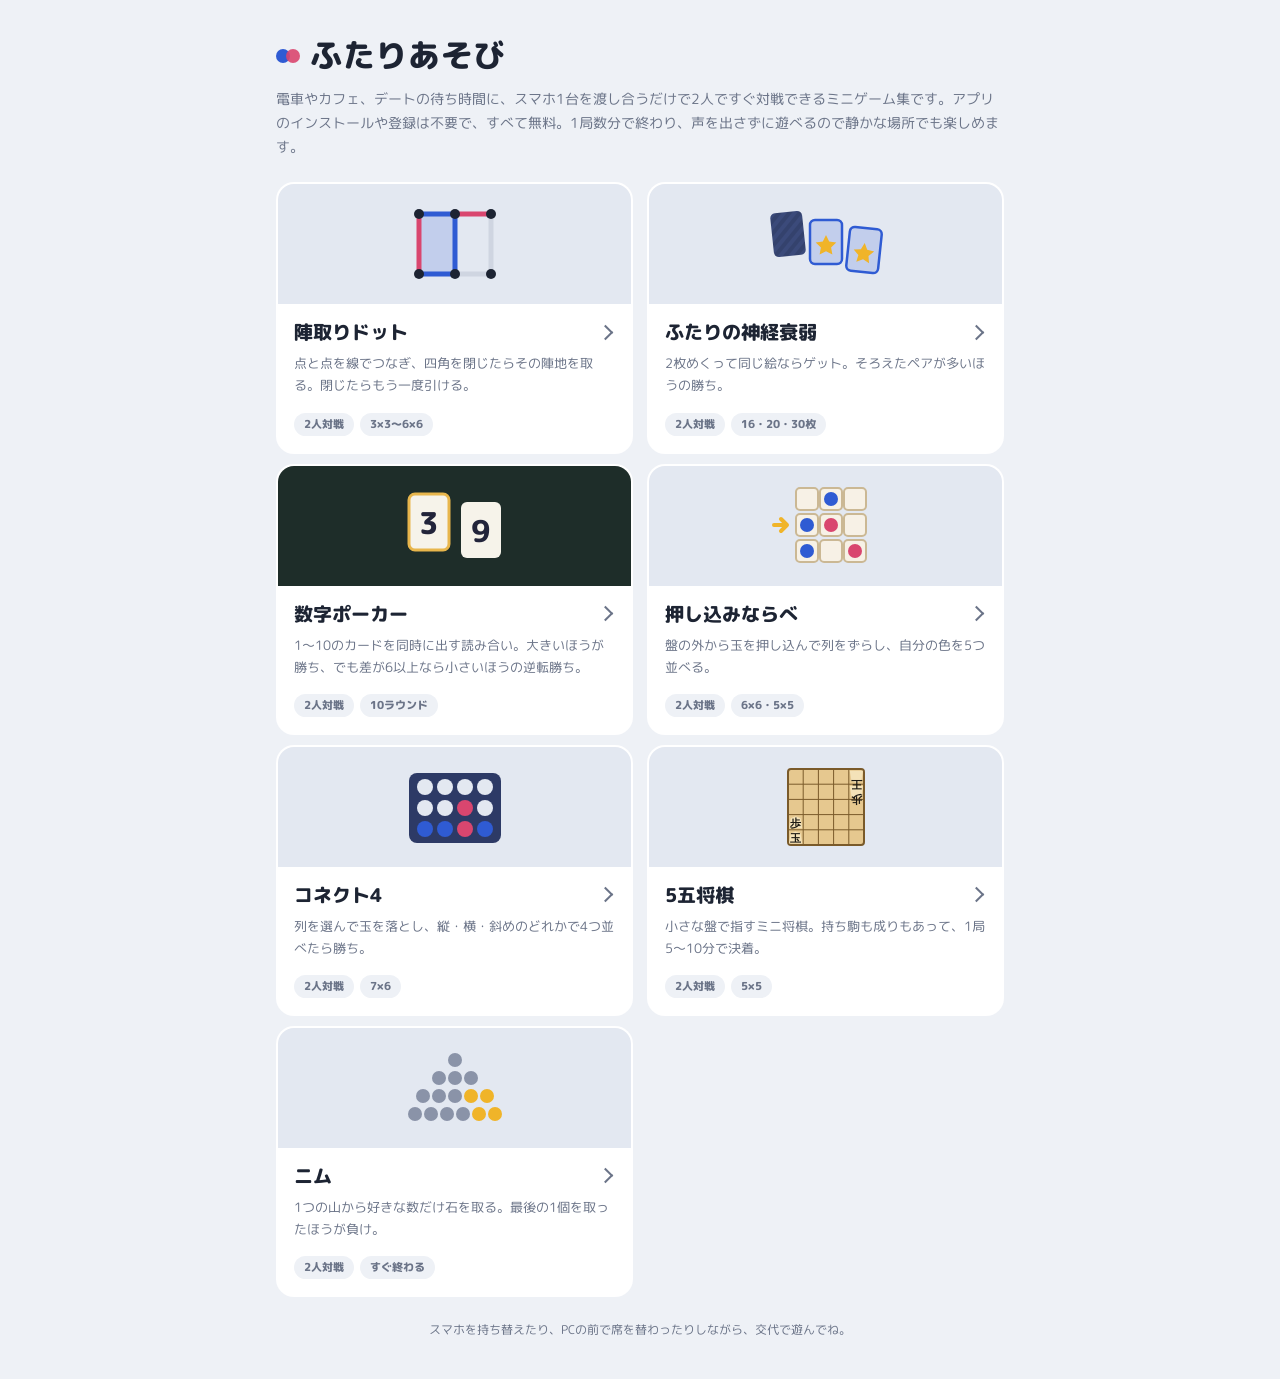
<file: index.html>
<!doctype html>
<html lang="ja">
<head>
<meta charset="utf-8">
<meta name="viewport" content="width=device-width, initial-scale=1, viewport-fit=cover">
<title>ふたりあそび｜スマホ1台で2人対戦できる無料ミニゲーム集（インストール不要）</title>
<meta name="description" content="スマホ1台を渡し合うだけで、2人ですぐに遊べる無料の対戦ミニゲーム集。陣取りドット（ドット＆ボックス）、神経衰弱、コネクト4、5五将棋、ニムなど7種類。インストール・登録不要、電車やデートの待ち時間の暇つぶしに。">
<link rel="canonical" href="https://futari-asobi.pages.dev/">
<meta property="og:type" content="website">
<meta property="og:site_name" content="ふたりあそび">
<meta property="og:locale" content="ja_JP">
<meta property="og:title" content="ふたりあそび｜スマホ1台で2人対戦できる無料ミニゲーム集（インストール不要）">
<meta property="og:description" content="スマホ1台を渡し合うだけで、2人ですぐに遊べる無料の対戦ミニゲーム集。陣取りドット（ドット＆ボックス）、神経衰弱、コネクト4、5五将棋、ニムなど7種類。インストール・登録不要、電車やデートの待ち時間の暇つぶしに。">
<meta property="og:url" content="https://futari-asobi.pages.dev/">
<meta property="og:image" content="https://futari-asobi.pages.dev/assets/og/top.png">
<meta property="og:image:width" content="1200">
<meta property="og:image:height" content="630">
<meta property="og:image:alt" content="ふたりあそび - スマホ1台で2人対戦できるミニゲーム集">
<meta name="twitter:card" content="summary_large_image">
<meta name="twitter:title" content="ふたりあそび｜スマホ1台で2人対戦できる無料ミニゲーム集（インストール不要）">
<meta name="twitter:description" content="スマホ1台を渡し合うだけで、2人ですぐに遊べる無料の対戦ミニゲーム集。陣取りドット（ドット＆ボックス）、神経衰弱、コネクト4、5五将棋、ニムなど7種類。インストール・登録不要、電車やデートの待ち時間の暇つぶしに。">
<meta name="twitter:image" content="https://futari-asobi.pages.dev/assets/og/top.png">
<script type="application/ld+json">
{
 "@context": "https://schema.org",
 "@graph": [
  {
   "@type": "WebSite",
   "@id": "https://futari-asobi.pages.dev/#website",
   "name": "ふたりあそび",
   "url": "https://futari-asobi.pages.dev/",
   "description": "スマホ1台を渡し合うだけで、2人ですぐに遊べる無料の対戦ミニゲーム集。陣取りドット（ドット＆ボックス）、神経衰弱、コネクト4、5五将棋、ニムなど7種類。インストール・登録不要、電車やデートの待ち時間の暇つぶしに。",
   "inLanguage": "ja"
  },
  {
   "@type": "ItemList",
   "name": "ふたりあそびのゲーム一覧",
   "itemListElement": [
    {
     "@type": "ListItem",
     "position": 1,
     "name": "陣取りドット（ドット＆ボックス）",
     "url": "https://futari-asobi.pages.dev/games/dots"
    },
    {
     "@type": "ListItem",
     "position": 2,
     "name": "ふたりの神経衰弱",
     "url": "https://futari-asobi.pages.dev/games/memory"
    },
    {
     "@type": "ListItem",
     "position": 3,
     "name": "数字ポーカー",
     "url": "https://futari-asobi.pages.dev/games/number-poker"
    },
    {
     "@type": "ListItem",
     "position": 4,
     "name": "押し込みならべ",
     "url": "https://futari-asobi.pages.dev/games/push"
    },
    {
     "@type": "ListItem",
     "position": 5,
     "name": "コネクト4（四目並べ）",
     "url": "https://futari-asobi.pages.dev/games/connect4"
    },
    {
     "@type": "ListItem",
     "position": 6,
     "name": "5五将棋（5×5ミニ将棋）",
     "url": "https://futari-asobi.pages.dev/games/gogo-shogi"
    },
    {
     "@type": "ListItem",
     "position": 7,
     "name": "ニム（石取りゲーム）",
     "url": "https://futari-asobi.pages.dev/games/nim"
    }
   ]
  }
 ]
}
</script>
<link rel="icon" href="assets/favicon.svg" type="image/svg+xml">
<link rel="preconnect" href="https://fonts.googleapis.com">
<link rel="stylesheet" href="https://fonts.googleapis.com/css2?family=M+PLUS+Rounded+1c:wght@500;800&display=swap">
<link rel="stylesheet" href="assets/site.css">
<style>
body{margin:0;-webkit-tap-highlight-color:transparent}
.wrap{max-width:760px;margin:0 auto;box-sizing:border-box;
  padding:32px max(16px,env(safe-area-inset-right,0px)) 40px max(16px,env(safe-area-inset-left,0px))}
header{margin-bottom:24px}
h1{margin:0;font-size:32px;font-weight:800;letter-spacing:.02em;display:flex;align-items:center;gap:10px}
h1 .mk{display:inline-flex}
h1 .mk i{width:14px;height:14px;border-radius:50%;display:block}
h1 .mk i:first-child{background:var(--p1)}
h1 .mk i:last-child{background:var(--p2);margin-left:-4px;opacity:.9}
.lead{margin:8px 0 0;color:var(--muted);font-size:14px;line-height:1.7}

.games{list-style:none;margin:0;padding:0;display:grid;gap:14px;grid-template-columns:repeat(auto-fill,minmax(280px,1fr))}
.game-card{display:flex;flex-direction:column;height:100%;background:var(--card);border-radius:18px;overflow:hidden;
  color:inherit;text-decoration:none;border:2px solid transparent;transition:transform .15s,border-color .15s}
.game-card:hover{transform:translateY(-2px);border-color:var(--p1)}
.game-card:active{transform:translateY(0)}
.game-card:focus-visible{outline:2px solid var(--hl);outline-offset:3px}
.art{display:grid;place-items:center;height:120px;background:var(--bg-soft)}
.art svg{height:84px;width:auto}
.body{padding:14px 16px 16px;display:flex;flex-direction:column;gap:6px;flex:1}
.body h2{margin:0;font-size:19px;font-weight:800;display:flex;align-items:center;justify-content:space-between;gap:8px}
.body h2::after{content:"";width:9px;height:9px;flex:none;border-top:2.5px solid var(--muted);border-right:2.5px solid var(--muted);transform:rotate(45deg);margin-right:4px}
.body p{margin:0;color:var(--muted);font-size:13px;line-height:1.7}
.tags{margin-top:auto;padding-top:6px;display:flex;flex-wrap:wrap;gap:6px}
.tags span{font-size:11px;font-weight:800;color:var(--muted);background:var(--bg);border-radius:999px;padding:3px 10px}

footer{margin-top:28px;text-align:center;color:var(--muted);font-size:12px}

/* 絵柄の色 */
:root{--bg-soft:#e3e8f1; --ink:#1d2433; --line:#cfd5e1; --paper:#fbf8f1; --felt:#1e2d29; --gold:#e8b64c; --tile:#f7f1e6; --tile-edge:#cbb894}
@media (prefers-color-scheme: dark){:root:not([data-theme="light"]){--bg-soft:#232939; --ink:#e8ecf4; --line:#2c3346; --paper:#2b3144; --tile:#3a4054; --tile-edge:#525a72}}
:root[data-theme="dark"]{--bg-soft:#232939; --ink:#e8ecf4; --line:#2c3346; --paper:#2b3144; --tile:#3a4054; --tile-edge:#525a72}
.art.felt{background:var(--felt)}
@media (prefers-reduced-motion:reduce){.game-card{transition:none}}
</style>
</head>
<body>
<div class="wrap">
  <header>
    <h1><span class="mk" aria-hidden="true"><i></i><i></i></span>ふたりあそび</h1>
    <p class="lead">電車やカフェ、デートの待ち時間に、スマホ1台を渡し合うだけで2人ですぐ対戦できるミニゲーム集です。アプリのインストールや登録は不要で、すべて無料。1局数分で終わり、声を出さずに遊べるので静かな場所でも楽しめます。</p>
  </header>

  <ul class="games">
    <li>
      <a class="game-card" href="games/dots.html">
        <div class="art" aria-hidden="true">
          <svg viewBox="0 0 120 84">
            <rect x="24" y="12" width="36" height="60" rx="2" fill="var(--p1-soft)"/>
            <g stroke-width="5" stroke-linecap="round" fill="none">
              <path d="M96 12V72M60 72H96" stroke="var(--line)"/>
              <path d="M24 12H60V72H24" stroke="var(--p1)"/>
              <path d="M24 12V72M60 12H96" stroke="var(--p2)"/>
            </g>
            <g fill="var(--ink)">
              <circle cx="24" cy="12" r="5"/><circle cx="60" cy="12" r="5"/><circle cx="96" cy="12" r="5"/>
              <circle cx="24" cy="72" r="5"/><circle cx="60" cy="72" r="5"/><circle cx="96" cy="72" r="5"/>
            </g>
          </svg>
        </div>
        <div class="body">
          <h2>陣取りドット</h2>
          <p>点と点を線でつなぎ、四角を閉じたらその陣地を取る。閉じたらもう一度引ける。</p>
          <div class="tags"><span>2人対戦</span><span>3×3〜6×6</span></div>
        </div>
      </a>
    </li>
    <li>
      <a class="game-card" href="games/memory.html">
        <div class="art" aria-hidden="true">
          <svg viewBox="0 0 120 84">
            <defs>
              <pattern id="mback" width="8" height="8" patternUnits="userSpaceOnUse" patternTransform="rotate(45)">
                <rect width="8" height="8" fill="#3b4a7a"/><rect width="4" height="8" fill="#34426d"/>
              </pattern>
            </defs>
            <rect x="6" y="10" width="32" height="44" rx="5" fill="url(#mback)" transform="rotate(-6 22 32)"/>
            <rect x="44" y="18" width="32" height="44" rx="5" fill="var(--p1-soft)" stroke="var(--p1)" stroke-width="2.5"/>
            <rect x="82" y="26" width="32" height="44" rx="5" fill="var(--p1-soft)" stroke="var(--p1)" stroke-width="2.5" transform="rotate(6 98 48)"/>
            <path d="M60 33l3.2 6.5 7.1 1-5.2 5 1.3 7.1-6.4-3.4-6.4 3.4 1.3-7.1-5.2-5 7.1-1z" fill="var(--hl)"/>
            <path d="M98 41l3.2 6.5 7.1 1-5.2 5 1.3 7.1-6.4-3.4-6.4 3.4 1.3-7.1-5.2-5 7.1-1z" fill="var(--hl)" transform="rotate(6 98 48)"/>
          </svg>
        </div>
        <div class="body">
          <h2>ふたりの神経衰弱</h2>
          <p>2枚めくって同じ絵ならゲット。そろえたペアが多いほうの勝ち。</p>
          <div class="tags"><span>2人対戦</span><span>16・20・30枚</span></div>
        </div>
      </a>
    </li>
    <li>
      <a class="game-card" href="games/number-poker.html">
        <div class="art felt" aria-hidden="true">
          <svg viewBox="0 0 120 84">
            <g font-family="M PLUS Rounded 1c, Hiragino Maru Gothic ProN, sans-serif" font-weight="800" text-anchor="middle">
              <rect x="14" y="10" width="40" height="56" rx="6" fill="#f6f3ea" stroke="var(--gold)" stroke-width="3"/>
              <text x="34" y="50" font-size="30" fill="#22243a">3</text>
              <rect x="66" y="18" width="40" height="56" rx="6" fill="#f6f3ea"/>
              <text x="86" y="58" font-size="30" fill="#22243a">9</text>
            </g>
          </svg>
        </div>
        <div class="body">
          <h2>数字ポーカー</h2>
          <p>1〜10のカードを同時に出す読み合い。大きいほうが勝ち、でも差が6以上なら小さいほうの逆転勝ち。</p>
          <div class="tags"><span>2人対戦</span><span>10ラウンド</span></div>
        </div>
      </a>
    </li>
    <li>
      <a class="game-card" href="games/push.html">
        <div class="art" aria-hidden="true">
          <svg viewBox="0 0 120 84">
            <g fill="var(--tile)" stroke="var(--tile-edge)" stroke-width="2">
              <rect x="30" y="4" width="22" height="22" rx="4"/><rect x="54" y="4" width="22" height="22" rx="4"/><rect x="78" y="4" width="22" height="22" rx="4"/>
              <rect x="30" y="30" width="22" height="22" rx="4"/><rect x="54" y="30" width="22" height="22" rx="4"/><rect x="78" y="30" width="22" height="22" rx="4"/>
              <rect x="30" y="56" width="22" height="22" rx="4"/><rect x="54" y="56" width="22" height="22" rx="4"/><rect x="78" y="56" width="22" height="22" rx="4"/>
            </g>
            <circle cx="41" cy="41" r="7" fill="var(--p1)"/><circle cx="65" cy="41" r="7" fill="var(--p2)"/>
            <circle cx="65" cy="15" r="7" fill="var(--p1)"/><circle cx="89" cy="67" r="7" fill="var(--p2)"/><circle cx="41" cy="67" r="7" fill="var(--p1)"/>
            <path d="M8 41h12m-5-6 6 6-6 6" fill="none" stroke="var(--hl)" stroke-width="4" stroke-linecap="round" stroke-linejoin="round"/>
          </svg>
        </div>
        <div class="body">
          <h2>押し込みならべ</h2>
          <p>盤の外から玉を押し込んで列をずらし、自分の色を5つ並べる。</p>
          <div class="tags"><span>2人対戦</span><span>6×6・5×5</span></div>
        </div>
      </a>
    </li>
    <li>
      <a class="game-card" href="games/connect4.html">
        <div class="art" aria-hidden="true">
          <svg viewBox="0 0 120 84">
            <rect x="14" y="8" width="92" height="70" rx="8" fill="#2d3a66"/>
            <g fill="var(--bg-soft)">
              <circle cx="30" cy="22" r="8"/><circle cx="50" cy="22" r="8"/><circle cx="70" cy="22" r="8"/><circle cx="90" cy="22" r="8"/>
              <circle cx="30" cy="43" r="8"/><circle cx="50" cy="43" r="8"/><circle cx="90" cy="43" r="8"/>
            </g>
            <circle cx="70" cy="43" r="8" fill="var(--p2)"/>
            <circle cx="30" cy="64" r="8" fill="var(--p1)"/><circle cx="50" cy="64" r="8" fill="var(--p1)"/>
            <circle cx="70" cy="64" r="8" fill="var(--p2)"/><circle cx="90" cy="64" r="8" fill="var(--p1)"/>
          </svg>
        </div>
        <div class="body">
          <h2>コネクト4</h2>
          <p>列を選んで玉を落とし、縦・横・斜めのどれかで4つ並べたら勝ち。</p>
          <div class="tags"><span>2人対戦</span><span>7×6</span></div>
        </div>
      </a>
    </li>
    <li>
      <a class="game-card" href="games/gogo-shogi.html">
        <div class="art" aria-hidden="true">
          <svg viewBox="0 0 120 84">
            <rect x="22" y="4" width="76" height="76" rx="3" fill="#e6c88f" stroke="#7a5a2a" stroke-width="2"/>
            <g stroke="#7a5a2a" stroke-width="1"><path d="M37.2 4v76M52.4 4v76M67.6 4v76M82.8 4v76M22 19.2h76M22 34.4h76M22 49.6h76M22 64.8h76"/></g>
            <g font-family="Hiragino Mincho ProN, Yu Mincho, serif" font-weight="800" font-size="11" text-anchor="middle" fill="#1d1a14">
              <path d="M29.6 66.5l5 2 1.6 10h-13.2l1.6-10z" fill="#f4e2b8"/><text x="29.6" y="77">玉</text>
              <path d="M29.6 51.3l5 2 1.6 10h-13.2l1.6-10z" fill="#f4e2b8"/><text x="29.6" y="61.8">歩</text>
              <path d="M90.4 33l-5-2-1.6-10h13.2l-1.6 10z" fill="#f4e2b8"/><text x="90.4" y="23" transform="rotate(180 90.4 27)">歩</text>
              <path d="M90.4 17.8l-5-2-1.6-10h13.2l-1.6 10z" fill="#f4e2b8"/><text x="90.4" y="7.8" transform="rotate(180 90.4 11.8)">王</text>
            </g>
          </svg>
        </div>
        <div class="body">
          <h2>5五将棋</h2>
          <p>小さな盤で指すミニ将棋。持ち駒も成りもあって、1局5〜10分で決着。</p>
          <div class="tags"><span>2人対戦</span><span>5×5</span></div>
        </div>
      </a>
    </li>
    <li>
      <a class="game-card" href="games/nim.html">
        <div class="art" aria-hidden="true">
          <svg viewBox="0 0 120 84">
            <g fill="#8a93a8">
              <circle cx="60" cy="14" r="7"/>
              <circle cx="44" cy="32" r="7"/><circle cx="60" cy="32" r="7"/><circle cx="76" cy="32" r="7"/>
              <circle cx="28" cy="50" r="7"/><circle cx="44" cy="50" r="7"/><circle cx="60" cy="50" r="7"/>
              <circle cx="20" cy="68" r="7"/><circle cx="36" cy="68" r="7"/><circle cx="52" cy="68" r="7"/><circle cx="68" cy="68" r="7"/>
            </g>
            <g fill="var(--hl)"><circle cx="76" cy="50" r="7"/><circle cx="92" cy="50" r="7"/><circle cx="84" cy="68" r="7"/><circle cx="100" cy="68" r="7"/></g>
          </svg>
        </div>
        <div class="body">
          <h2>ニム</h2>
          <p>1つの山から好きな数だけ石を取る。最後の1個を取ったほうが負け。</p>
          <div class="tags"><span>2人対戦</span><span>すぐ終わる</span></div>
        </div>
      </a>
    </li>
  </ul>

  <footer>スマホを持ち替えたり、PCの前で席を替わったりしながら、交代で遊んでね。</footer>
</div>
</body>
</html>
</file>
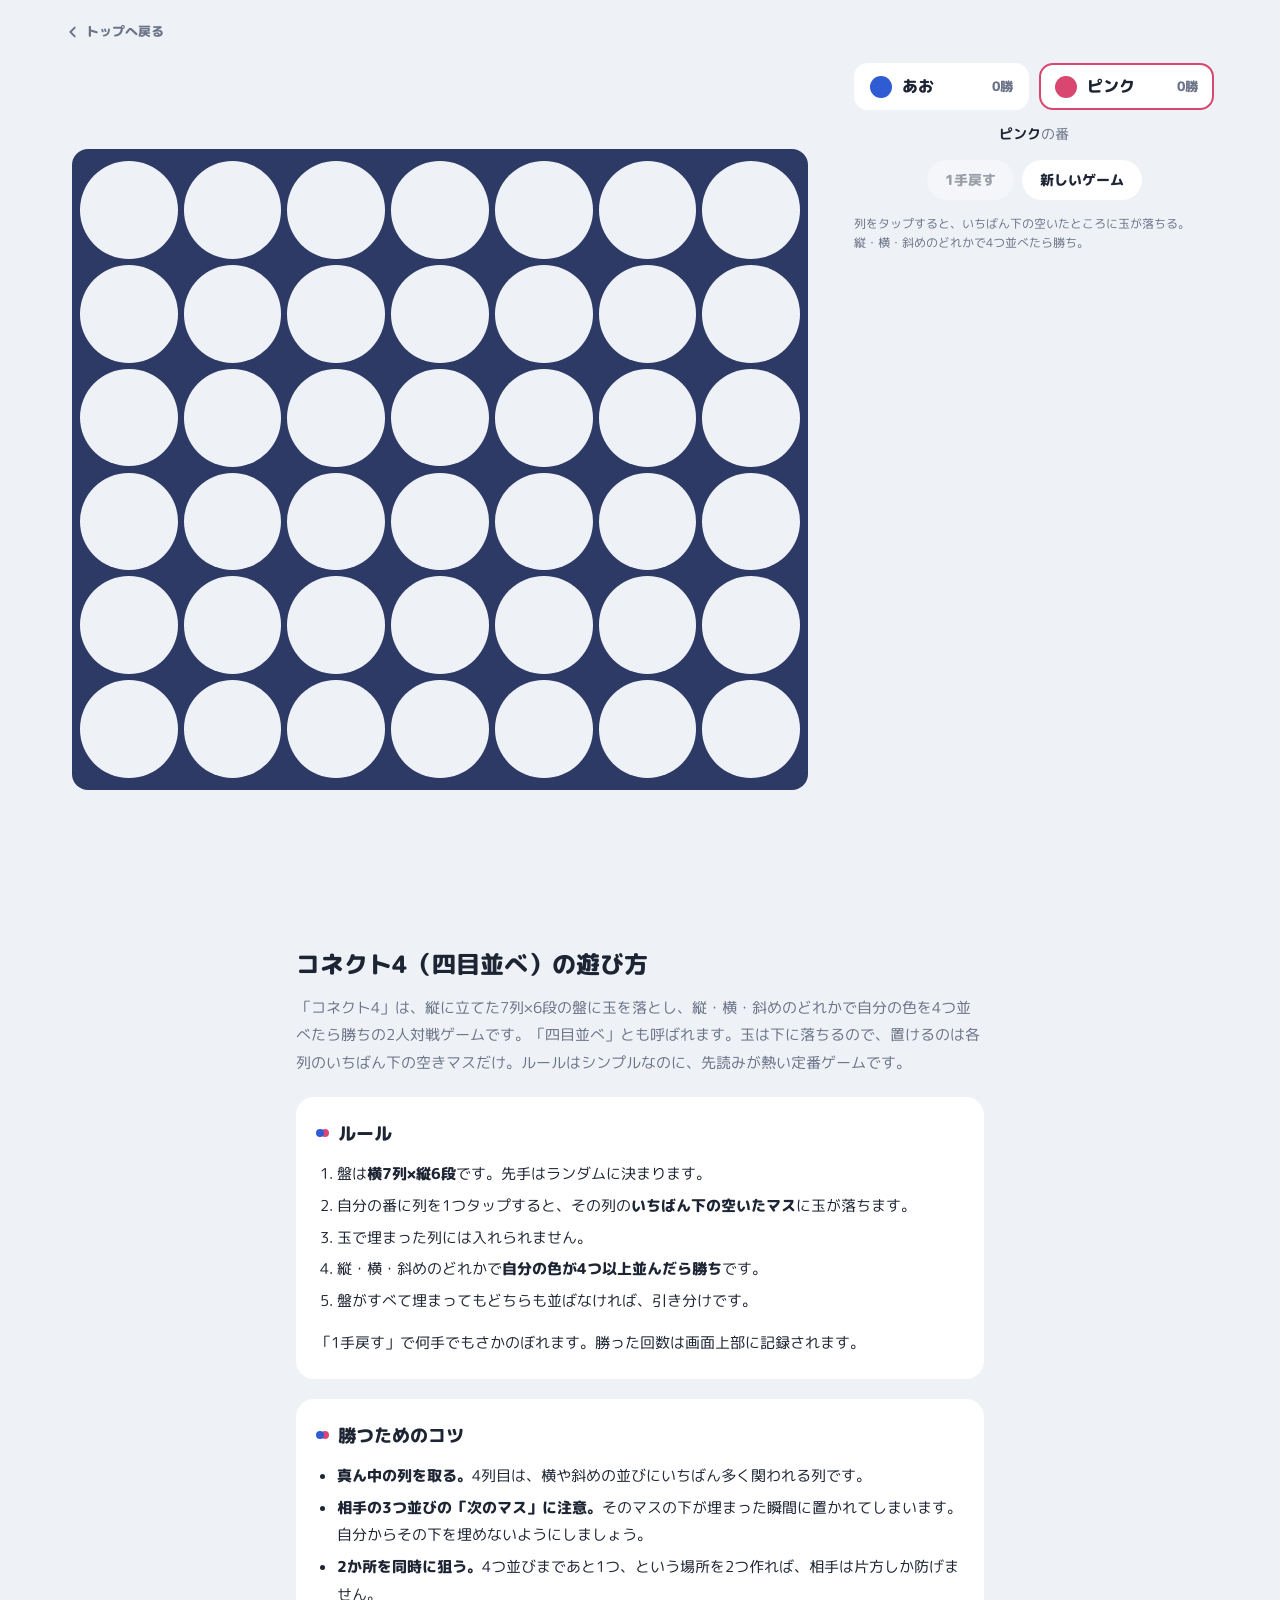
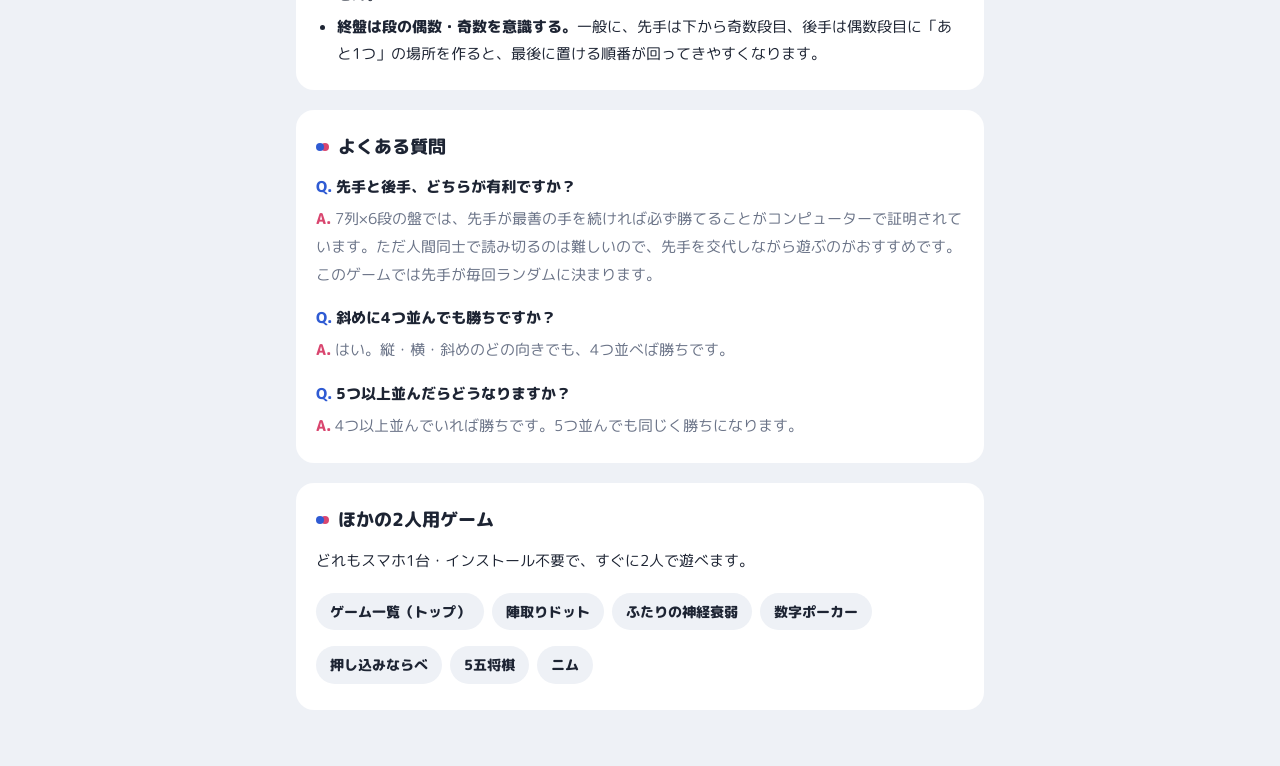
<file: games/connect4.html>
<!doctype html>
<html lang="ja">
<head>
<meta charset="utf-8">
<meta name="viewport" content="width=device-width, initial-scale=1, viewport-fit=cover">
<title>コネクト4（四目並べ）｜2人対戦・無料・スマホ1台 - ふたりあそび</title>
<meta name="description" content="7列×6段の盤に玉を落として、縦・横・斜めに4つ並べたら勝ち。定番の四目並べ「コネクト4」をスマホ1台・ブラウザで2人対戦。インストール不要・無料で、すぐ遊べます。">
<link rel="canonical" href="https://futari-asobi.pages.dev/games/connect4">
<meta property="og:type" content="website">
<meta property="og:site_name" content="ふたりあそび">
<meta property="og:locale" content="ja_JP">
<meta property="og:title" content="コネクト4（四目並べ）｜2人対戦・無料・スマホ1台 - ふたりあそび">
<meta property="og:description" content="7列×6段の盤に玉を落として、縦・横・斜めに4つ並べたら勝ち。定番の四目並べ「コネクト4」をスマホ1台・ブラウザで2人対戦。インストール不要・無料で、すぐ遊べます。">
<meta property="og:url" content="https://futari-asobi.pages.dev/games/connect4">
<meta property="og:image" content="https://futari-asobi.pages.dev/assets/og/connect4.png">
<meta property="og:image:width" content="1200">
<meta property="og:image:height" content="630">
<meta property="og:image:alt" content="コネクト4 - ふたりあそび">
<meta name="twitter:card" content="summary_large_image">
<meta name="twitter:title" content="コネクト4（四目並べ）｜2人対戦・無料・スマホ1台 - ふたりあそび">
<meta name="twitter:description" content="7列×6段の盤に玉を落として、縦・横・斜めに4つ並べたら勝ち。定番の四目並べ「コネクト4」をスマホ1台・ブラウザで2人対戦。インストール不要・無料で、すぐ遊べます。">
<meta name="twitter:image" content="https://futari-asobi.pages.dev/assets/og/connect4.png">
<link rel="icon" href="../assets/favicon.svg" type="image/svg+xml">
<script type="application/ld+json">
{
 "@context": "https://schema.org",
 "@graph": [
  {
   "@type": "WebApplication",
   "@id": "https://futari-asobi.pages.dev/games/connect4#app",
   "name": "コネクト4（四目並べ）",
   "url": "https://futari-asobi.pages.dev/games/connect4",
   "description": "7列×6段の盤に玉を落として、縦・横・斜めに4つ並べたら勝ち。定番の四目並べ「コネクト4」をスマホ1台・ブラウザで2人対戦。インストール不要・無料で、すぐ遊べます。",
   "image": "https://futari-asobi.pages.dev/assets/og/connect4.png",
   "inLanguage": "ja",
   "applicationCategory": "GameApplication",
   "applicationSubCategory": "2人対戦ゲーム",
   "operatingSystem": "Any",
   "browserRequirements": "JavaScriptが動くWebブラウザ",
   "isAccessibleForFree": true,
   "offers": {
    "@type": "Offer",
    "price": "0",
    "priceCurrency": "JPY"
   },
   "isPartOf": {
    "@type": "WebSite",
    "@id": "https://futari-asobi.pages.dev/#website",
    "name": "ふたりあそび",
    "url": "https://futari-asobi.pages.dev/"
   }
  },
  {
   "@type": "BreadcrumbList",
   "itemListElement": [
    {
     "@type": "ListItem",
     "position": 1,
     "name": "ふたりあそび",
     "item": "https://futari-asobi.pages.dev/"
    },
    {
     "@type": "ListItem",
     "position": 2,
     "name": "コネクト4",
     "item": "https://futari-asobi.pages.dev/games/connect4"
    }
   ]
  },
  {
   "@type": "FAQPage",
   "@id": "https://futari-asobi.pages.dev/games/connect4#faq",
   "mainEntity": [
    {
     "@type": "Question",
     "name": "先手と後手、どちらが有利ですか？",
     "acceptedAnswer": {
      "@type": "Answer",
      "text": "7列×6段の盤では、先手が最善の手を続ければ必ず勝てることがコンピューターで証明されています。ただ人間同士で読み切るのは難しいので、先手を交代しながら遊ぶのがおすすめです。このゲームでは先手が毎回ランダムに決まります。"
     }
    },
    {
     "@type": "Question",
     "name": "斜めに4つ並んでも勝ちですか？",
     "acceptedAnswer": {
      "@type": "Answer",
      "text": "はい。縦・横・斜めのどの向きでも、4つ並べば勝ちです。"
     }
    },
    {
     "@type": "Question",
     "name": "5つ以上並んだらどうなりますか？",
     "acceptedAnswer": {
      "@type": "Answer",
      "text": "4つ以上並んでいれば勝ちです。5つ並んでも同じく勝ちになります。"
     }
    }
   ]
  }
 ]
}
</script>
<link rel="preconnect" href="https://fonts.googleapis.com">
<link rel="stylesheet" href="https://fonts.googleapis.com/css2?family=M+PLUS+Rounded+1c:wght@500;800&display=swap">
<link rel="stylesheet" href="../assets/site.css">
<style>
[hidden]{display:none!important}
/* Layout: one-screen board. Turn strip, 7x6 frame, controls, rule line. */
:root{--frame:#2d3a66; --hole:#eef1f6}
@media (prefers-color-scheme: dark){:root:not([data-theme="light"]){--frame:#33427a; --hole:#141824}}
:root[data-theme="dark"]{--frame:#33427a; --hole:#141824}
.scores{display:grid;grid-template-columns:1fr 1fr;gap:10px}
.pl{background:var(--card);border-radius:14px;padding:10px 14px;display:flex;align-items:center;gap:10px;font-weight:800;border:2px solid transparent;transition:border-color .2s}
.pl .mk{width:22px;height:22px;border-radius:50%}
#s1 .mk{background:var(--p1)} #s2 .mk{background:var(--p2)}
#s1.on{border-color:var(--p1)} #s2.on{border-color:var(--p2)}
.pl .w{margin-left:auto;font-size:13px;color:var(--muted);font-variant-numeric:tabular-nums}
.msg{text-align:center;font-size:14px;color:var(--muted);min-height:20px;margin:0}
.msg b{color:var(--fg)}
.frame{background:var(--frame);border-radius:16px;padding:8px;display:grid;grid-template-columns:repeat(7,1fr);gap:6px}
.col{display:grid;grid-template-rows:repeat(6,1fr);gap:6px;border:0;padding:4px 0;border-radius:10px;background:transparent;cursor:pointer}
.col:hover,.col:focus-visible{background:rgba(255,255,255,.08);outline:none}
.col:disabled{cursor:default;background:transparent}
.h{aspect-ratio:1;border-radius:50%;background:var(--hole);position:relative;overflow:hidden}
.h i{position:absolute;inset:0;border-radius:50%}
.h i.a{background:var(--p1)} .h i.b{background:var(--p2)}
.h i.drop{animation:drop var(--d) cubic-bezier(.4,0,1,1)}
.h.win{box-shadow:0 0 0 3px var(--hl)}
@keyframes drop{from{transform:translateY(var(--from))}to{transform:translateY(0)}}
.ctl{display:flex;gap:8px;justify-content:center;flex-wrap:wrap}
.ctl button{font-family:var(--font);font-size:14px;font-weight:800;border:0;border-radius:999px;padding:10px 18px;background:var(--card);color:var(--fg);cursor:pointer}
.ctl button:disabled{opacity:.4}
.ctl button:focus-visible{outline:2px solid var(--fg);outline-offset:2px}
.rule{font-size:12px;color:var(--muted);text-align:center;line-height:1.6;margin:0}
@media (prefers-reduced-motion:reduce){.h i.drop{animation:none}}
/* PC：盤面を画面の高さに合わせて大きく */
@media (min-width:880px) and (min-aspect-ratio:1/1){
  .frame.stage{max-width:min(720px,calc((100dvh - 110px) * 7 / 6))}
  .rule{text-align:left}}
</style>
</head>
<body>
<main class="game split">
<a class="back" href="../index.html"><svg viewBox="0 0 16 16" aria-hidden="true"><path d="M10 3 5 8l5 5" fill="none" stroke="currentColor" stroke-width="2.2" stroke-linecap="round" stroke-linejoin="round"/></svg>トップへ戻る</a>
<div class="top">
<div class="scores">
  <div class="pl" id="s1"><span class="mk"></span>あお<span class="w" id="w1">0勝</span></div>
  <div class="pl" id="s2"><span class="mk"></span>ピンク<span class="w" id="w2">0勝</span></div>
</div>
<p class="msg" id="msg"></p>
</div>
<div class="frame stage" id="frame"></div>
<div class="bottom">
<div class="ctl"><button id="undo">1手戻す</button><button id="new">新しいゲーム</button></div>
<p class="rule">列をタップすると、いちばん下の空いたところに玉が落ちる。<br>縦・横・斜めのどれかで4つ並べたら勝ち。</p>
</div>
</main>

<article class="guide">
<h1>コネクト4（四目並べ）の遊び方</h1>
<p class="intro">「コネクト4」は、縦に立てた7列×6段の盤に玉を落とし、縦・横・斜めのどれかで自分の色を4つ並べたら勝ちの2人対戦ゲームです。「四目並べ」とも呼ばれます。玉は下に落ちるので、置けるのは各列のいちばん下の空きマスだけ。ルールはシンプルなのに、先読みが熱い定番ゲームです。</p>
<section>
<h2>ルール</h2>
<ol>
<li>盤は<b>横7列×縦6段</b>です。先手はランダムに決まります。</li>
<li>自分の番に列を1つタップすると、その列の<b>いちばん下の空いたマス</b>に玉が落ちます。</li>
<li>玉で埋まった列には入れられません。</li>
<li>縦・横・斜めのどれかで<b>自分の色が4つ以上並んだら勝ち</b>です。</li>
<li>盤がすべて埋まってもどちらも並ばなければ、引き分けです。</li>
</ol>
<p>「1手戻す」で何手でもさかのぼれます。勝った回数は画面上部に記録されます。</p>
</section>
<section>
<h2>勝つためのコツ</h2>
<ul>
<li><b>真ん中の列を取る。</b>4列目は、横や斜めの並びにいちばん多く関われる列です。</li>
<li><b>相手の3つ並びの「次のマス」に注意。</b>そのマスの下が埋まった瞬間に置かれてしまいます。自分からその下を埋めないようにしましょう。</li>
<li><b>2か所を同時に狙う。</b>4つ並びまであと1つ、という場所を2つ作れば、相手は片方しか防げません。</li>
<li><b>終盤は段の偶数・奇数を意識する。</b>一般に、先手は下から奇数段目、後手は偶数段目に「あと1つ」の場所を作ると、最後に置ける順番が回ってきやすくなります。</li>
</ul>
</section>
<section>
<h2>よくある質問</h2>
<dl>
<dt>先手と後手、どちらが有利ですか？</dt>
<dd>7列×6段の盤では、先手が最善の手を続ければ必ず勝てることがコンピューターで証明されています。ただ人間同士で読み切るのは難しいので、先手を交代しながら遊ぶのがおすすめです。このゲームでは先手が毎回ランダムに決まります。</dd>
<dt>斜めに4つ並んでも勝ちですか？</dt>
<dd>はい。縦・横・斜めのどの向きでも、4つ並べば勝ちです。</dd>
<dt>5つ以上並んだらどうなりますか？</dt>
<dd>4つ以上並んでいれば勝ちです。5つ並んでも同じく勝ちになります。</dd>
</dl>
</section>
<section class="more">
<h2>ほかの2人用ゲーム</h2>
<p>どれもスマホ1台・インストール不要で、すぐに2人で遊べます。</p>
<ul>
<li><a href="../index.html">ゲーム一覧（トップ）</a></li>
<li><a href="dots.html">陣取りドット</a></li>
<li><a href="memory.html">ふたりの神経衰弱</a></li>
<li><a href="number-poker.html">数字ポーカー</a></li>
<li><a href="push.html">押し込みならべ</a></li>
<li><a href="gogo-shogi.html">5五将棋</a></li>
<li><a href="nim.html">ニム</a></li>
</ul>
</section>
</article>

<script>
const R=6,C=7;let B,turn,hist,over,wins=[0,0,0],last=null,winCells=[];
const frame=document.getElementById('frame');
function reset(){B=Array.from({length:R},()=>Array(C).fill(0));turn=Math.random()<.5?1:2;hist=[];over=false;last=null;winCells=[];draw();}
function drop(c){
  if(over)return;let r=R-1;while(r>=0&&B[r][c])r--;if(r<0)return;
  hist.push(c);B[r][c]=turn;last=[r,c];
  const w=four(r,c);
  if(w){over=turn;winCells=w;wins[turn]++;}
  else if(B[0].every(v=>v))over=-1;
  else turn=3-turn;
  draw();
}
function four(r,c){
  const p=B[r][c];
  for(const [dr,dc] of [[0,1],[1,0],[1,1],[1,-1]]){
    const cells=[[r,c]];
    for(const s of [1,-1]){let a=r+dr*s,b=c+dc*s;while(a>=0&&a<R&&b>=0&&b<C&&B[a][b]===p){cells.push([a,b]);a+=dr*s;b+=dc*s;}}
    if(cells.length>=4)return cells;
  }return null;
}
function undo(){
  if(!hist.length)return;
  if(over>0)wins[over]--;
  const c=hist.pop();let r=0;while(!B[r][c])r++;const p=B[r][c];B[r][c]=0;
  turn=p;over=false;winCells=[];last=null;draw();
}
function draw(){
  frame.innerHTML='';
  for(let c=0;c<C;c++){
    const col=document.createElement('button');col.className='col';col.setAttribute('aria-label',`${c+1}列目に落とす`);
    col.disabled=!!over||!!B[0][c];col.onclick=()=>drop(c);
    for(let r=0;r<R;r++){
      const h=document.createElement('div');h.className='h'+(winCells.some(([a,b])=>a===r&&b===c)?' win':'');
      if(B[r][c]){const i=document.createElement('i');i.className=B[r][c]===1?'a':'b';
        if(last&&last[0]===r&&last[1]===c){i.classList.add('drop');i.style.setProperty('--from',`-${(r+1)*118}%`);i.style.setProperty('--d',`${.12+r*.05}s`);}
        h.appendChild(i);}
      col.appendChild(h);
    }
    frame.appendChild(col);
  }
  const nm=p=>p===1?'あお':'ピンク';
  document.getElementById('s1').classList.toggle('on',!over&&turn===1);
  document.getElementById('s2').classList.toggle('on',!over&&turn===2);
  document.getElementById('w1').textContent=wins[1]+'勝';document.getElementById('w2').textContent=wins[2]+'勝';
  document.getElementById('msg').innerHTML=over===-1?'<b>引き分け</b>（盤が埋まった）':over?`<b>${nm(over)}の勝ち！</b>`:`<b>${nm(turn)}</b>の番`;
  document.getElementById('undo').disabled=!hist.length;
}
document.getElementById('undo').onclick=undo;
document.getElementById('new').onclick=reset;
reset();
</script>
</body>
</html>
</file>
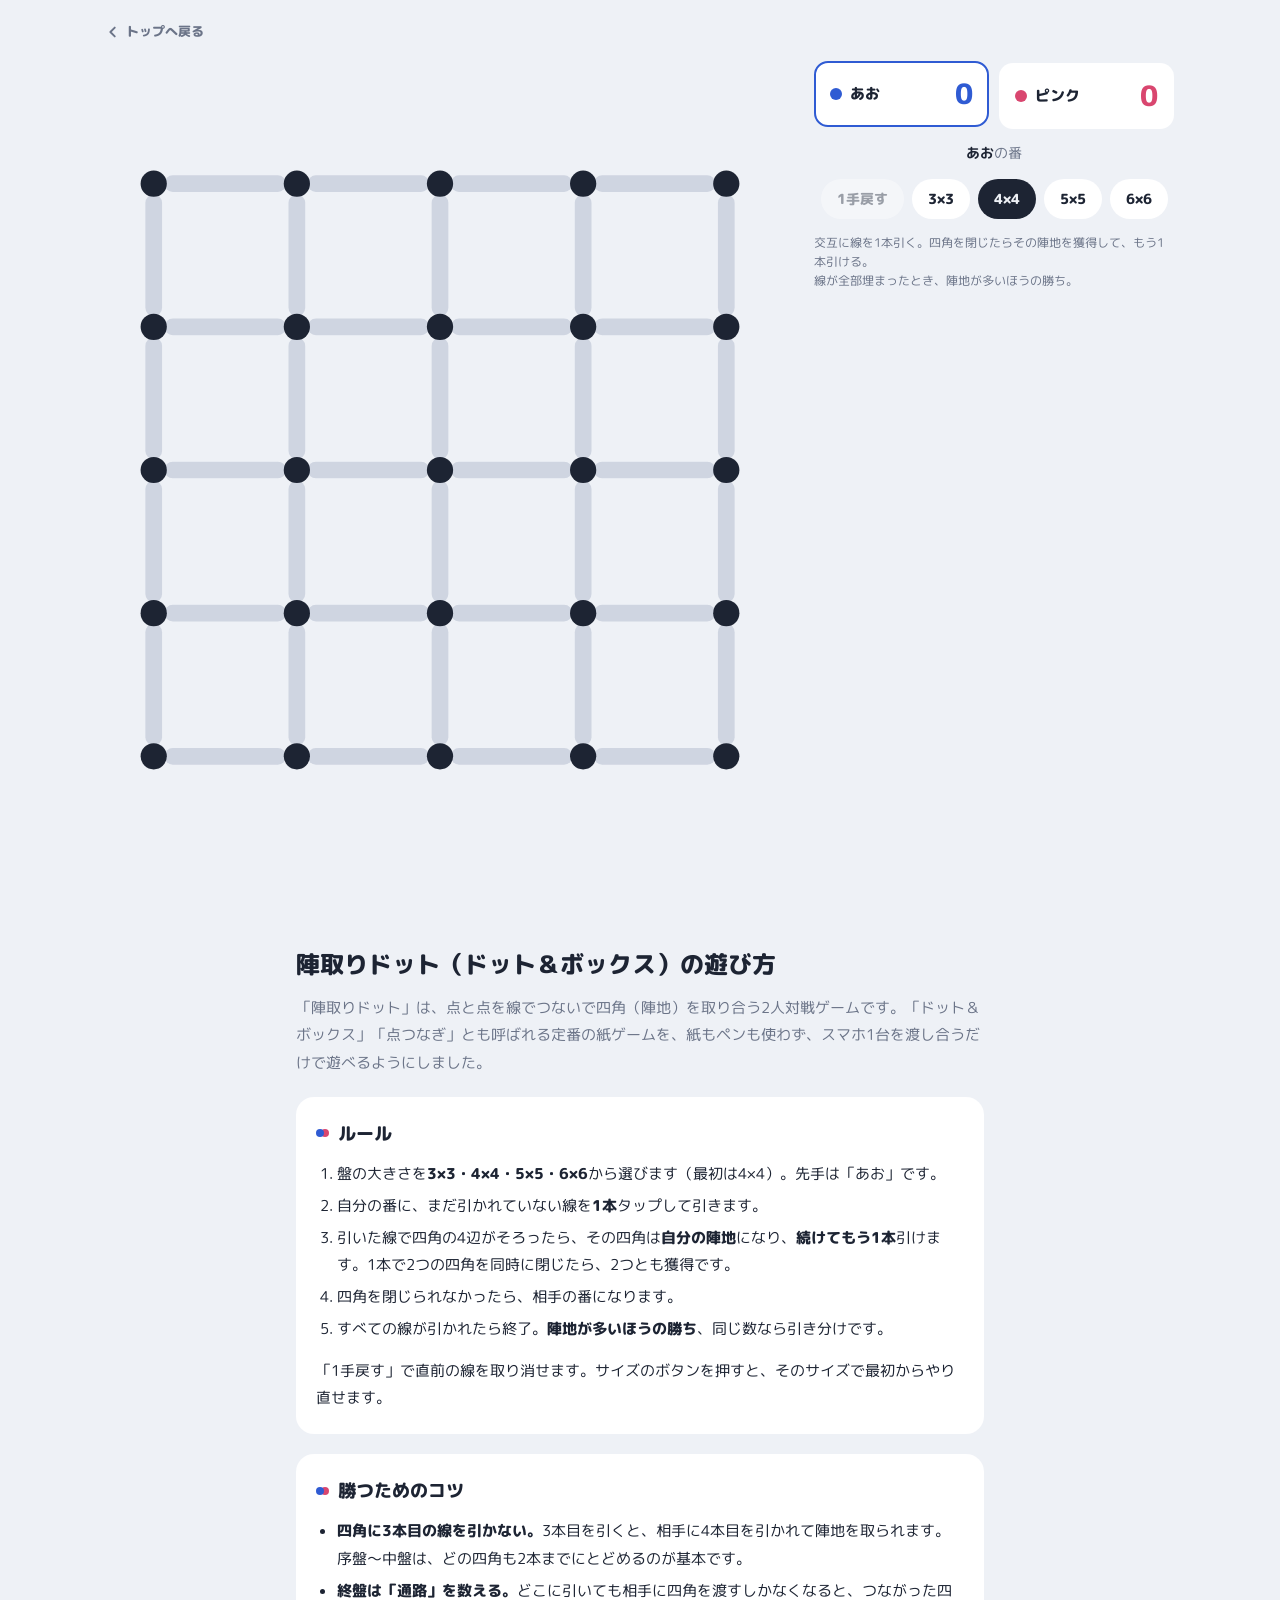
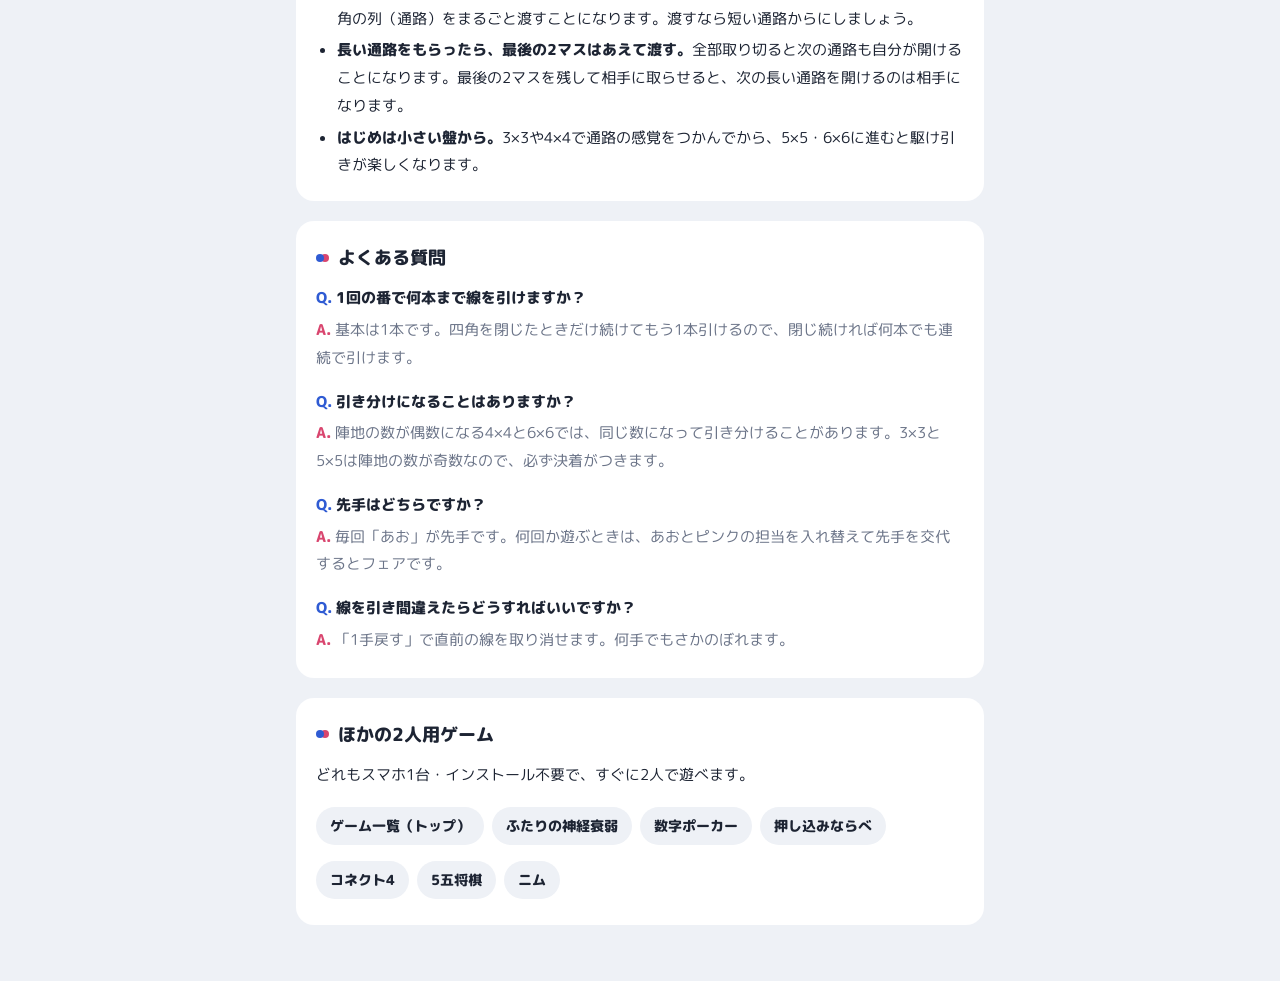
<file: games/dots.html>
<!doctype html>
<html lang="ja">
<head>
<meta charset="utf-8">
<meta name="viewport" content="width=device-width, initial-scale=1, viewport-fit=cover">
<title>陣取りドット（ドット＆ボックス）｜2人対戦・無料・スマホ1台 - ふたりあそび</title>
<meta name="description" content="点と点を線でつないで四角を取り合う「ドット＆ボックス」を、スマホ1台・ブラウザで2人対戦。インストール不要・無料。電車やカフェの暇つぶしに、渡し合うだけですぐ遊べます。">
<link rel="canonical" href="https://futari-asobi.pages.dev/games/dots">
<meta property="og:type" content="website">
<meta property="og:site_name" content="ふたりあそび">
<meta property="og:locale" content="ja_JP">
<meta property="og:title" content="陣取りドット（ドット＆ボックス）｜2人対戦・無料・スマホ1台 - ふたりあそび">
<meta property="og:description" content="点と点を線でつないで四角を取り合う「ドット＆ボックス」を、スマホ1台・ブラウザで2人対戦。インストール不要・無料。電車やカフェの暇つぶしに、渡し合うだけですぐ遊べます。">
<meta property="og:url" content="https://futari-asobi.pages.dev/games/dots">
<meta property="og:image" content="https://futari-asobi.pages.dev/assets/og/dots.png">
<meta property="og:image:width" content="1200">
<meta property="og:image:height" content="630">
<meta property="og:image:alt" content="陣取りドット - ふたりあそび">
<meta name="twitter:card" content="summary_large_image">
<meta name="twitter:title" content="陣取りドット（ドット＆ボックス）｜2人対戦・無料・スマホ1台 - ふたりあそび">
<meta name="twitter:description" content="点と点を線でつないで四角を取り合う「ドット＆ボックス」を、スマホ1台・ブラウザで2人対戦。インストール不要・無料。電車やカフェの暇つぶしに、渡し合うだけですぐ遊べます。">
<meta name="twitter:image" content="https://futari-asobi.pages.dev/assets/og/dots.png">
<link rel="icon" href="../assets/favicon.svg" type="image/svg+xml">
<script type="application/ld+json">
{
 "@context": "https://schema.org",
 "@graph": [
  {
   "@type": "WebApplication",
   "@id": "https://futari-asobi.pages.dev/games/dots#app",
   "name": "陣取りドット（ドット＆ボックス）",
   "url": "https://futari-asobi.pages.dev/games/dots",
   "description": "点と点を線でつないで四角を取り合う「ドット＆ボックス」を、スマホ1台・ブラウザで2人対戦。インストール不要・無料。電車やカフェの暇つぶしに、渡し合うだけですぐ遊べます。",
   "image": "https://futari-asobi.pages.dev/assets/og/dots.png",
   "inLanguage": "ja",
   "applicationCategory": "GameApplication",
   "applicationSubCategory": "2人対戦ゲーム",
   "operatingSystem": "Any",
   "browserRequirements": "JavaScriptが動くWebブラウザ",
   "isAccessibleForFree": true,
   "offers": {
    "@type": "Offer",
    "price": "0",
    "priceCurrency": "JPY"
   },
   "isPartOf": {
    "@type": "WebSite",
    "@id": "https://futari-asobi.pages.dev/#website",
    "name": "ふたりあそび",
    "url": "https://futari-asobi.pages.dev/"
   }
  },
  {
   "@type": "BreadcrumbList",
   "itemListElement": [
    {
     "@type": "ListItem",
     "position": 1,
     "name": "ふたりあそび",
     "item": "https://futari-asobi.pages.dev/"
    },
    {
     "@type": "ListItem",
     "position": 2,
     "name": "陣取りドット",
     "item": "https://futari-asobi.pages.dev/games/dots"
    }
   ]
  },
  {
   "@type": "FAQPage",
   "@id": "https://futari-asobi.pages.dev/games/dots#faq",
   "mainEntity": [
    {
     "@type": "Question",
     "name": "1回の番で何本まで線を引けますか？",
     "acceptedAnswer": {
      "@type": "Answer",
      "text": "基本は1本です。四角を閉じたときだけ続けてもう1本引けるので、閉じ続ければ何本でも連続で引けます。"
     }
    },
    {
     "@type": "Question",
     "name": "引き分けになることはありますか？",
     "acceptedAnswer": {
      "@type": "Answer",
      "text": "陣地の数が偶数になる4×4と6×6では、同じ数になって引き分けることがあります。3×3と5×5は陣地の数が奇数なので、必ず決着がつきます。"
     }
    },
    {
     "@type": "Question",
     "name": "先手はどちらですか？",
     "acceptedAnswer": {
      "@type": "Answer",
      "text": "毎回「あお」が先手です。何回か遊ぶときは、あおとピンクの担当を入れ替えて先手を交代するとフェアです。"
     }
    },
    {
     "@type": "Question",
     "name": "線を引き間違えたらどうすればいいですか？",
     "acceptedAnswer": {
      "@type": "Answer",
      "text": "「1手戻す」で直前の線を取り消せます。何手でもさかのぼれます。"
     }
    }
   ]
  }
 ]
}
</script>
<meta name="claude:viewport-fit-sides" content="cover">
<link rel="preconnect" href="https://fonts.googleapis.com">
<link rel="stylesheet" href="https://fonts.googleapis.com/css2?family=M+PLUS+Rounded+1c:wght@500;800&display=swap">
<link rel="stylesheet" href="../assets/site.css">
<style>
/* Layout: one-screen pass-and-play board; score strip on top, board centered, controls below */
:root{--dot:#1d2433; --line-empty:#cfd5e1}
@media (prefers-color-scheme: dark){:root:not([data-theme="light"]){--dot:#e8ecf4; --line-empty:#2c3346}}
:root[data-theme="dark"]{--dot:#e8ecf4; --line-empty:#2c3346}
.game{max-width:520px;gap:14px}
.scores{display:grid;grid-template-columns:1fr 1fr;gap:10px}
.pl{background:var(--card);border-radius:14px;padding:10px 14px;display:flex;align-items:center;justify-content:space-between;
  border:2px solid transparent;transition:border-color .2s,transform .2s}
.pl .name{font-weight:800;font-size:15px;display:flex;align-items:center;gap:8px}
.pl .sw{width:12px;height:12px;border-radius:50%}
.pl .pt{font-weight:800;font-size:28px;font-variant-numeric:tabular-nums}
#s1 .sw{background:var(--p1)} #s1 .pt{color:var(--p1)}
#s2 .sw{background:var(--p2)} #s2 .pt{color:var(--p2)}
#s1.on{border-color:var(--p1);transform:translateY(-2px)}
#s2.on{border-color:var(--p2);transform:translateY(-2px)}
.msg{text-align:center;font-size:14px;color:var(--muted);min-height:20px}
.msg b{color:var(--fg)}
.board{flex:1;display:flex;align-items:center;justify-content:center;min-height:0}
svg{width:100%;max-width:440px;height:auto;touch-action:manipulation}
.ln{stroke:var(--line-empty);stroke-width:7;stroke-linecap:round;transition:stroke .15s}
.hit{stroke:transparent;stroke-width:34;cursor:pointer}
.hit:hover + .ln.free{stroke:var(--muted)}
.ln.a{stroke:var(--p1)} .ln.b{stroke:var(--p2)}
.ln.last{stroke-width:9}
.box{transition:fill .2s}
.box.a{fill:var(--p1-soft)} .box.b{fill:var(--p2-soft)}
.box text{font-weight:800}
.dot{fill:var(--dot)}
.ctl{display:flex;gap:8px;flex-wrap:wrap;justify-content:center}
button{font-family:var(--font);font-size:14px;font-weight:800;border:0;border-radius:999px;padding:10px 16px;
  background:var(--card);color:var(--fg);cursor:pointer}
button:focus-visible{outline:2px solid var(--p1);outline-offset:2px}
button.sel{background:var(--fg);color:var(--bg)}
button:disabled{opacity:.4}
.rule{font-size:12px;color:var(--muted);text-align:center;line-height:1.6}
/* PC：盤面を画面の高さいっぱいまで大きく */
@media (min-width:880px) and (min-aspect-ratio:1/1){.game.split{max-width:1100px}
  svg{max-width:min(720px,calc(100dvh - 90px))}
  .rule{text-align:left;margin:0}}
</style>
</head>
<body>
<main class="game split">
<a class="back" href="../index.html"><svg viewBox="0 0 16 16" aria-hidden="true"><path d="M10 3 5 8l5 5" fill="none" stroke="currentColor" stroke-width="2.2" stroke-linecap="round" stroke-linejoin="round"/></svg>トップへ戻る</a>

<div class="top">
<div class="scores">
  <div class="pl" id="s1"><span class="name"><span class="sw"></span>あお</span><span class="pt" id="p1">0</span></div>
  <div class="pl" id="s2"><span class="name"><span class="sw"></span>ピンク</span><span class="pt" id="p2">0</span></div>
</div>
<div class="msg" id="msg"></div>
</div>
<div class="board stage"><svg id="svg"></svg></div>
<div class="bottom">
<div class="ctl">
  <button id="undo">1手戻す</button>
  <button data-n="3">3×3</button>
  <button data-n="4">4×4</button>
  <button data-n="5">5×5</button>
  <button data-n="6">6×6</button>
</div>
<p class="rule">交互に線を1本引く。四角を閉じたらその陣地を獲得して、もう1本引ける。<br>線が全部埋まったとき、陣地が多いほうの勝ち。</p>
</div>

</main>

<article class="guide">
<h1>陣取りドット（ドット＆ボックス）の遊び方</h1>
<p class="intro">「陣取りドット」は、点と点を線でつないで四角（陣地）を取り合う2人対戦ゲームです。「ドット＆ボックス」「点つなぎ」とも呼ばれる定番の紙ゲームを、紙もペンも使わず、スマホ1台を渡し合うだけで遊べるようにしました。</p>
<section>
<h2>ルール</h2>
<ol>
<li>盤の大きさを<b>3×3・4×4・5×5・6×6</b>から選びます（最初は4×4）。先手は「あお」です。</li>
<li>自分の番に、まだ引かれていない線を<b>1本</b>タップして引きます。</li>
<li>引いた線で四角の4辺がそろったら、その四角は<b>自分の陣地</b>になり、<b>続けてもう1本</b>引けます。1本で2つの四角を同時に閉じたら、2つとも獲得です。</li>
<li>四角を閉じられなかったら、相手の番になります。</li>
<li>すべての線が引かれたら終了。<b>陣地が多いほうの勝ち</b>、同じ数なら引き分けです。</li>
</ol>
<p>「1手戻す」で直前の線を取り消せます。サイズのボタンを押すと、そのサイズで最初からやり直せます。</p>
</section>
<section>
<h2>勝つためのコツ</h2>
<ul>
<li><b>四角に3本目の線を引かない。</b>3本目を引くと、相手に4本目を引かれて陣地を取られます。序盤〜中盤は、どの四角も2本までにとどめるのが基本です。</li>
<li><b>終盤は「通路」を数える。</b>どこに引いても相手に四角を渡すしかなくなると、つながった四角の列（通路）をまるごと渡すことになります。渡すなら短い通路からにしましょう。</li>
<li><b>長い通路をもらったら、最後の2マスはあえて渡す。</b>全部取り切ると次の通路も自分が開けることになります。最後の2マスを残して相手に取らせると、次の長い通路を開けるのは相手になります。</li>
<li><b>はじめは小さい盤から。</b>3×3や4×4で通路の感覚をつかんでから、5×5・6×6に進むと駆け引きが楽しくなります。</li>
</ul>
</section>
<section>
<h2>よくある質問</h2>
<dl>
<dt>1回の番で何本まで線を引けますか？</dt>
<dd>基本は1本です。四角を閉じたときだけ続けてもう1本引けるので、閉じ続ければ何本でも連続で引けます。</dd>
<dt>引き分けになることはありますか？</dt>
<dd>陣地の数が偶数になる4×4と6×6では、同じ数になって引き分けることがあります。3×3と5×5は陣地の数が奇数なので、必ず決着がつきます。</dd>
<dt>先手はどちらですか？</dt>
<dd>毎回「あお」が先手です。何回か遊ぶときは、あおとピンクの担当を入れ替えて先手を交代するとフェアです。</dd>
<dt>線を引き間違えたらどうすればいいですか？</dt>
<dd>「1手戻す」で直前の線を取り消せます。何手でもさかのぼれます。</dd>
</dl>
</section>
<section class="more">
<h2>ほかの2人用ゲーム</h2>
<p>どれもスマホ1台・インストール不要で、すぐに2人で遊べます。</p>
<ul>
<li><a href="../index.html">ゲーム一覧（トップ）</a></li>
<li><a href="memory.html">ふたりの神経衰弱</a></li>
<li><a href="number-poker.html">数字ポーカー</a></li>
<li><a href="push.html">押し込みならべ</a></li>
<li><a href="connect4.html">コネクト4</a></li>
<li><a href="gogo-shogi.html">5五将棋</a></li>
<li><a href="nim.html">ニム</a></li>
</ul>
</section>
</article>

<script>
const NS="http://www.w3.org/2000/svg";
const svg=document.getElementById('svg');
let N=4,h,v,own,turn,score,hist,last;
const G=60,PAD=20;

function reset(n){
  N=n;
  h=Array.from({length:N+1},()=>Array(N).fill(0));
  v=Array.from({length:N},()=>Array(N+1).fill(0));
  own=Array.from({length:N},()=>Array(N).fill(0));
  turn=1;score=[0,0,0];hist=[];last=null;
  document.querySelectorAll('[data-n]').forEach(b=>b.classList.toggle('sel',+b.dataset.n===N));
  draw();
}
function boxDone(r,c){return h[r][c]&&h[r+1][c]&&v[r][c]&&v[r][c+1]}
function play(t,r,c){
  const arr=t==='h'?h:v; if(arr[r][c]) return;
  hist.push(JSON.stringify({h,v,own,turn,score,last}));
  arr[r][c]=turn; last=t+r+'-'+c;
  const cand=t==='h'?[[r-1,c],[r,c]]:[[r,c-1],[r,c]];
  let got=0;
  for(const [br,bc] of cand){
    if(br<0||bc<0||br>=N||bc>=N||own[br][bc]) continue;
    if(boxDone(br,bc)){own[br][bc]=turn;score[turn]++;got++}
  }
  if(!got) turn=3-turn;
  draw();
}
function undo(){ if(!hist.length) return; const s=JSON.parse(hist.pop()); ({h,v,own,turn,score,last}=s); draw(); }
function el(tag,attrs,parent){const e=document.createElementNS(NS,tag);for(const k in attrs)e.setAttribute(k,attrs[k]);parent.appendChild(e);return e}
function draw(){
  const S=N*G+PAD*2; svg.setAttribute('viewBox',`0 0 ${S} ${S}`); svg.innerHTML='';
  const X=c=>PAD+c*G, Y=r=>PAD+r*G;
  for(let r=0;r<N;r++)for(let c=0;c<N;c++){
    const o=own[r][c]; const g=el('g',{class:'box'+(o===1?' a':o===2?' b':'')},svg);
    el('rect',{x:X(c),y:Y(r),width:G,height:G,fill:o?'':'transparent',class:'box'+(o===1?' a':o===2?' b':'')},g);
    if(o){const t=el('text',{x:X(c)+G/2,y:Y(r)+G/2+8,'text-anchor':'middle','font-size':22,fill:o===1?'var(--p1)':'var(--p2)'},g);t.textContent=o===1?'あ':'ピ'}
  }
  const seg=(t,r,c,x1,y1,x2,y2,val)=>{
    const g=el('g',{},svg);
    const hit=el('line',{x1,y1,x2,y2,class:'hit'},g);
    el('line',{x1,y1,x2,y2,class:'ln '+(val===1?'a':val===2?'b':'free')+(last===t+r+'-'+c?' last':'')},g);
    if(!val) hit.addEventListener('click',()=>play(t,r,c));
  };
  for(let r=0;r<=N;r++)for(let c=0;c<N;c++) seg('h',r,c,X(c)+8,Y(r),X(c+1)-8,Y(r),h[r][c]);
  for(let r=0;r<N;r++)for(let c=0;c<=N;c++) seg('v',r,c,X(c),Y(r)+8,X(c),Y(r+1)-8,v[r][c]);
  for(let r=0;r<=N;r++)for(let c=0;c<=N;c++) el('circle',{cx:X(c),cy:Y(r),r:5.5,class:'dot'},svg);
  document.getElementById('p1').textContent=score[1];
  document.getElementById('p2').textContent=score[2];
  const done=score[1]+score[2]===N*N;
  document.getElementById('s1').classList.toggle('on',!done&&turn===1);
  document.getElementById('s2').classList.toggle('on',!done&&turn===2);
  const m=document.getElementById('msg');
  if(done){ m.innerHTML=score[1]===score[2]?'<b>引き分け！</b> サイズを押すとリスタート':`<b>${score[1]>score[2]?'あお':'ピンク'}の勝ち！</b> サイズを押すとリスタート`; }
  else m.innerHTML=`<b>${turn===1?'あお':'ピンク'}</b>の番`;
  document.getElementById('undo').disabled=!hist.length;
}
document.querySelectorAll('[data-n]').forEach(b=>b.addEventListener('click',()=>reset(+b.dataset.n)));
document.getElementById('undo').addEventListener('click',undo);
reset(4);
</script>

</body>
</html>
</file>
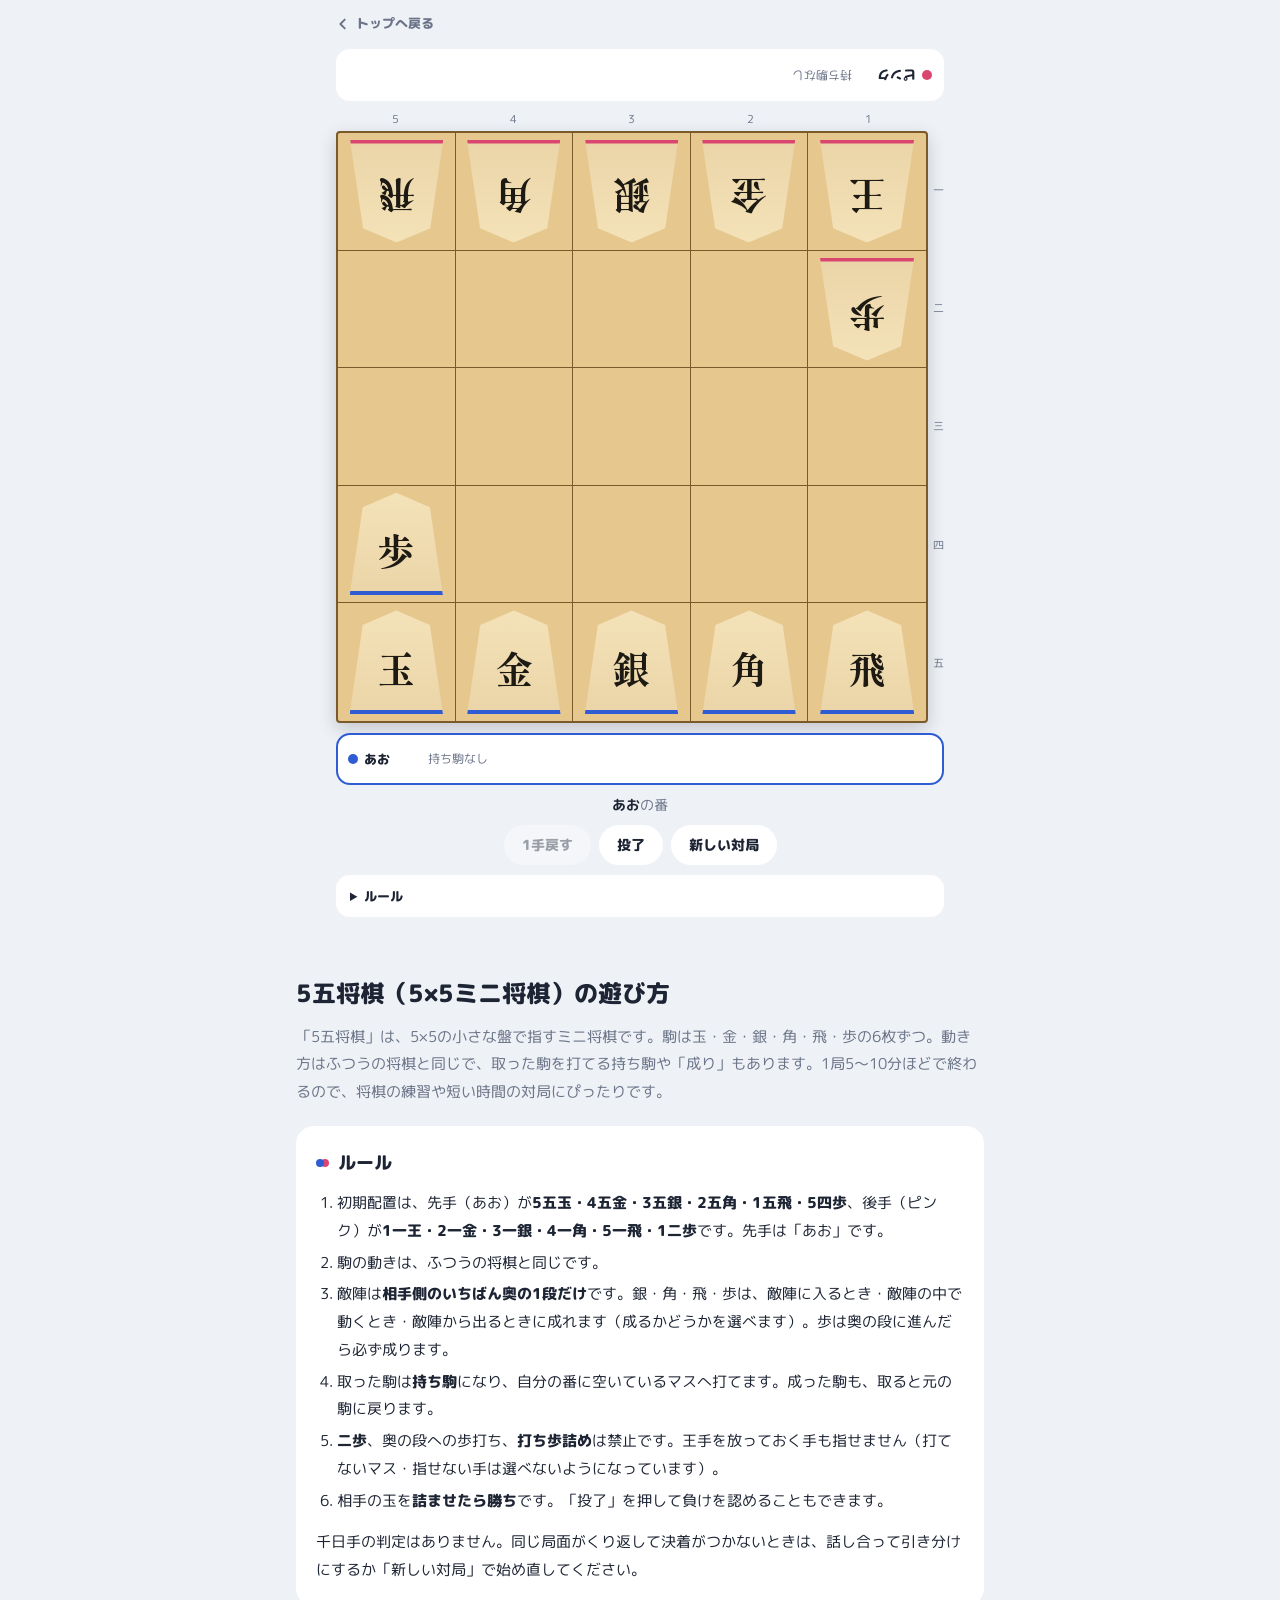
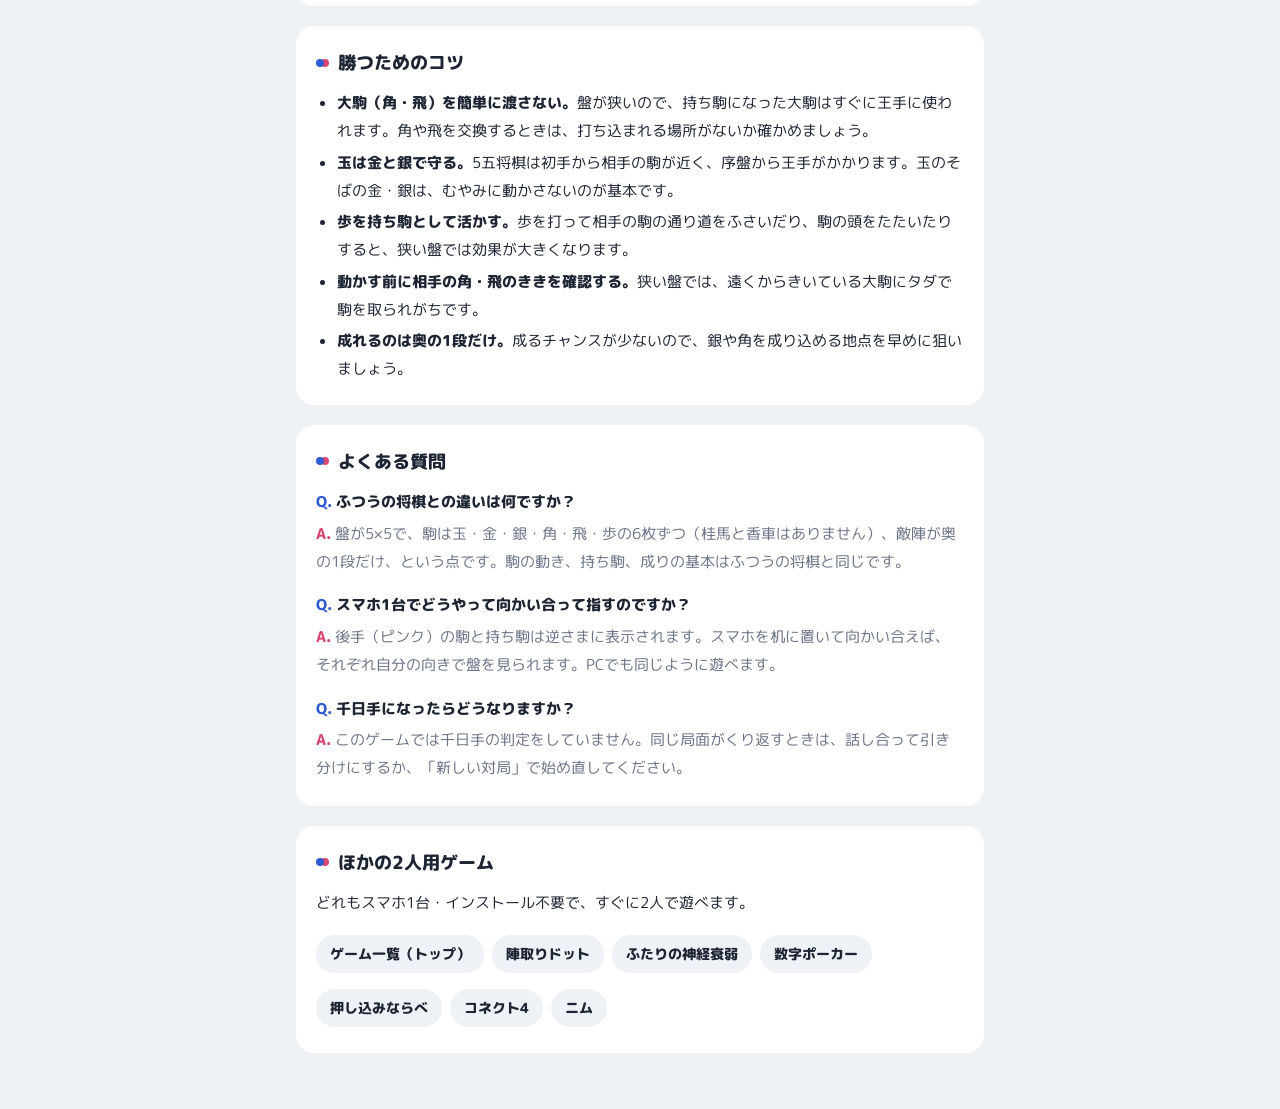
<file: games/gogo-shogi.html>
<!doctype html>
<html lang="ja">
<head>
<meta charset="utf-8">
<meta name="viewport" content="width=device-width, initial-scale=1, viewport-fit=cover">
<title>5五将棋（5×5ミニ将棋）｜ブラウザで2人対戦・無料・スマホ1台 - ふたりあそび</title>
<meta name="description" content="5×5の小さな盤で指すミニ将棋「5五将棋」をブラウザで2人対戦。持ち駒・成りあり、1局5〜10分。スマホ1台を机に置いて向かい合って指せます。インストール不要・無料。">
<link rel="canonical" href="https://futari-asobi.pages.dev/games/gogo-shogi">
<meta property="og:type" content="website">
<meta property="og:site_name" content="ふたりあそび">
<meta property="og:locale" content="ja_JP">
<meta property="og:title" content="5五将棋（5×5ミニ将棋）｜ブラウザで2人対戦・無料・スマホ1台 - ふたりあそび">
<meta property="og:description" content="5×5の小さな盤で指すミニ将棋「5五将棋」をブラウザで2人対戦。持ち駒・成りあり、1局5〜10分。スマホ1台を机に置いて向かい合って指せます。インストール不要・無料。">
<meta property="og:url" content="https://futari-asobi.pages.dev/games/gogo-shogi">
<meta property="og:image" content="https://futari-asobi.pages.dev/assets/og/gogo-shogi.png">
<meta property="og:image:width" content="1200">
<meta property="og:image:height" content="630">
<meta property="og:image:alt" content="5五将棋 - ふたりあそび">
<meta name="twitter:card" content="summary_large_image">
<meta name="twitter:title" content="5五将棋（5×5ミニ将棋）｜ブラウザで2人対戦・無料・スマホ1台 - ふたりあそび">
<meta name="twitter:description" content="5×5の小さな盤で指すミニ将棋「5五将棋」をブラウザで2人対戦。持ち駒・成りあり、1局5〜10分。スマホ1台を机に置いて向かい合って指せます。インストール不要・無料。">
<meta name="twitter:image" content="https://futari-asobi.pages.dev/assets/og/gogo-shogi.png">
<link rel="icon" href="../assets/favicon.svg" type="image/svg+xml">
<script type="application/ld+json">
{
 "@context": "https://schema.org",
 "@graph": [
  {
   "@type": "WebApplication",
   "@id": "https://futari-asobi.pages.dev/games/gogo-shogi#app",
   "name": "5五将棋（5×5ミニ将棋）",
   "url": "https://futari-asobi.pages.dev/games/gogo-shogi",
   "description": "5×5の小さな盤で指すミニ将棋「5五将棋」をブラウザで2人対戦。持ち駒・成りあり、1局5〜10分。スマホ1台を机に置いて向かい合って指せます。インストール不要・無料。",
   "image": "https://futari-asobi.pages.dev/assets/og/gogo-shogi.png",
   "inLanguage": "ja",
   "applicationCategory": "GameApplication",
   "applicationSubCategory": "2人対戦ゲーム",
   "operatingSystem": "Any",
   "browserRequirements": "JavaScriptが動くWebブラウザ",
   "isAccessibleForFree": true,
   "offers": {
    "@type": "Offer",
    "price": "0",
    "priceCurrency": "JPY"
   },
   "isPartOf": {
    "@type": "WebSite",
    "@id": "https://futari-asobi.pages.dev/#website",
    "name": "ふたりあそび",
    "url": "https://futari-asobi.pages.dev/"
   }
  },
  {
   "@type": "BreadcrumbList",
   "itemListElement": [
    {
     "@type": "ListItem",
     "position": 1,
     "name": "ふたりあそび",
     "item": "https://futari-asobi.pages.dev/"
    },
    {
     "@type": "ListItem",
     "position": 2,
     "name": "5五将棋",
     "item": "https://futari-asobi.pages.dev/games/gogo-shogi"
    }
   ]
  },
  {
   "@type": "FAQPage",
   "@id": "https://futari-asobi.pages.dev/games/gogo-shogi#faq",
   "mainEntity": [
    {
     "@type": "Question",
     "name": "ふつうの将棋との違いは何ですか？",
     "acceptedAnswer": {
      "@type": "Answer",
      "text": "盤が5×5で、駒は玉・金・銀・角・飛・歩の6枚ずつ（桂馬と香車はありません）、敵陣が奥の1段だけ、という点です。駒の動き、持ち駒、成りの基本はふつうの将棋と同じです。"
     }
    },
    {
     "@type": "Question",
     "name": "スマホ1台でどうやって向かい合って指すのですか？",
     "acceptedAnswer": {
      "@type": "Answer",
      "text": "後手（ピンク）の駒と持ち駒は逆さまに表示されます。スマホを机に置いて向かい合えば、それぞれ自分の向きで盤を見られます。PCでも同じように遊べます。"
     }
    },
    {
     "@type": "Question",
     "name": "千日手になったらどうなりますか？",
     "acceptedAnswer": {
      "@type": "Answer",
      "text": "このゲームでは千日手の判定をしていません。同じ局面がくり返すときは、話し合って引き分けにするか、「新しい対局」で始め直してください。"
     }
    }
   ]
  }
 ]
}
</script>
<link rel="preconnect" href="https://fonts.googleapis.com">
<link rel="stylesheet" href="https://fonts.googleapis.com/css2?family=M+PLUS+Rounded+1c:wght@500;800&family=Shippori+Mincho+B1:wght@700;800&display=swap">
<link rel="stylesheet" href="../assets/site.css">
<style>
[hidden]{display:none!important}
/* Layout: one-screen pass-and-play. Gote strip + hand (rotated) on top, 5x5 wooden board with file/rank labels, sente hand + strip below, controls. */
:root{
  --board:#e6c88f; --grid:#7a5a2a; --piece:#f4e2b8; --piece-edge:#b48a4a; --ink:#1d1a14; --promo:#b3261e;
  --move:rgba(47,91,211,.28); --last:rgba(240,180,41,.45);
  --koma:"Shippori Mincho B1","Hiragino Mincho ProN","Yu Mincho",serif;
}
@media (prefers-color-scheme: dark){:root:not([data-theme="light"]){
  --board:#b8955a; --grid:#4a3516; --piece:#f1ddb0; --piece-edge:#9c7638;
  --move:rgba(60,100,230,.38); --last:rgba(240,180,41,.5)}}
:root[data-theme="dark"]{
  --board:#b8955a; --grid:#4a3516; --piece:#f1ddb0; --piece-edge:#9c7638;
  --move:rgba(60,100,230,.38); --last:rgba(240,180,41,.5)}
.game{max-width:460px;gap:10px}
.side{background:var(--card);border-radius:14px;padding:8px 10px;display:flex;align-items:center;gap:10px;border:2px solid transparent;min-height:52px;box-sizing:border-box}
.side.on.s0{border-color:var(--p1)} .side.on.s1{border-color:var(--p2)}
.side .who{font-weight:800;font-size:13px;display:flex;align-items:center;gap:6px;flex:none;min-width:70px}
.side .dot{width:10px;height:10px;border-radius:50%}
.s0 .dot{background:var(--p1)} .s1 .dot{background:var(--p2)}
.side.gote{transform:rotate(180deg)}
.hand{display:flex;gap:6px;flex-wrap:wrap;min-width:0}
.hand .none{font-size:12px;color:var(--muted)}
.hp{position:relative;border:0;padding:0;background:transparent;cursor:pointer;width:34px;height:38px}
.hp .k{width:100%;height:100%}
.hp .n{position:absolute;right:-4px;bottom:-4px;background:var(--fg);color:var(--bg);font-size:10px;font-weight:800;border-radius:999px;min-width:16px;height:16px;line-height:16px;text-align:center}
.hp.sel .k{outline:3px solid var(--hl);outline-offset:1px}
.hp:disabled{cursor:default}
.check{margin-left:auto;font-weight:800;font-size:12px;color:var(--promo);background:rgba(179,38,30,.12);padding:3px 8px;border-radius:999px}
.boardwrap{display:grid;grid-template-columns:1fr auto;grid-template-rows:auto 1fr;gap:3px;width:100%;max-width:400px;margin:0 auto}
.files{display:grid;grid-template-columns:repeat(5,1fr);font-size:11px;color:var(--muted);text-align:center;font-variant-numeric:tabular-nums}
.ranks{display:grid;grid-template-rows:repeat(5,1fr);font-size:11px;color:var(--muted);align-items:center;padding-left:2px}
.board{background:var(--board);border:2px solid var(--grid);border-radius:4px;display:grid;grid-template-columns:repeat(5,1fr);grid-template-rows:repeat(5,1fr);aspect-ratio:1;box-shadow:0 6px 18px rgba(0,0,0,.18)}
.sq{border:0;padding:0;border-right:1px solid var(--grid);border-bottom:1px solid var(--grid);background:transparent;position:relative;display:grid;place-items:center;cursor:pointer;min-width:0}
.sq:nth-child(5n){border-right:0} .sq:nth-last-child(-n+5){border-bottom:0}
.sq.last{background:var(--last)}
.sq.mv::after{content:"";position:absolute;width:26%;height:26%;border-radius:50%;background:var(--move)}
.sq.mv.cap::after{width:84%;height:84%;background:transparent;border:4px solid var(--move);box-sizing:border-box}
.sq:focus-visible{outline:2px solid var(--fg);outline-offset:-2px}
.k{width:80%;height:88%;background:linear-gradient(180deg,var(--piece),color-mix(in srgb,var(--piece) 85%,var(--piece-edge)));
  clip-path:polygon(50% 0,86% 14%,100% 100%,0 100%,14% 14%);display:grid;place-items:center;padding-top:10%;box-sizing:border-box;
  font-family:var(--koma);font-weight:800;color:var(--ink);font-size:clamp(16px,6.4vw,30px);line-height:1}
.k.g{transform:rotate(180deg);padding-top:0;padding-bottom:10%}
.k.pr{color:var(--promo)}
.k.o0{box-shadow:inset 0 -4px 0 var(--p1)} .k.o1{box-shadow:inset 0 -4px 0 var(--p2)}
.hp .k{font-size:17px}
.sq.sel .k{outline:3px solid var(--hl);outline-offset:-2px}
.msg{text-align:center;font-size:14px;color:var(--muted);min-height:20px;margin:0}
.msg b{color:var(--fg)}
.promo{display:flex;gap:10px;justify-content:center}
.ctl{display:flex;gap:8px;justify-content:center;flex-wrap:wrap}
button.b{font-family:var(--font);font-size:14px;font-weight:800;border:0;border-radius:999px;padding:10px 18px;background:var(--card);color:var(--fg);cursor:pointer}
button.b.main{background:var(--hl);color:#2a1d00}
button.b:disabled{opacity:.4}
button.b:focus-visible{outline:2px solid var(--fg);outline-offset:2px}
details{background:var(--card);border-radius:14px;padding:10px 14px;font-size:13px;line-height:1.7;color:var(--muted)}
summary{cursor:pointer;font-weight:800;color:var(--fg)}
details b{color:var(--fg)}
details ul{margin:6px 0 0;padding-left:1.2em}
/* PC：盤を画面の高さに合わせて大きく */
@media (min-width:880px) and (min-aspect-ratio:1/1){
  .game{max-width:min(640px,calc(100dvh - 210px))}
  .boardwrap{max-width:none} .k{font-size:clamp(20px,4.2vh,40px)} .hp{width:42px;height:46px} .hp .k{font-size:21px}}
</style>
</head>
<body>
<main class="game">
<a class="back" href="../index.html"><svg viewBox="0 0 16 16" aria-hidden="true"><path d="M10 3 5 8l5 5" fill="none" stroke="currentColor" stroke-width="2.2" stroke-linecap="round" stroke-linejoin="round"/></svg>トップへ戻る</a>
<div class="side gote s1" id="side1"></div>
<div class="boardwrap stage">
  <div class="files"><span>5</span><span>4</span><span>3</span><span>2</span><span>1</span></div><span></span>
  <div class="board" id="board"></div>
  <div class="ranks"><span>一</span><span>二</span><span>三</span><span>四</span><span>五</span></div>
</div>
<div class="side s0" id="side0"></div>
<p class="msg" id="msg"></p>
<div class="promo" id="promo" hidden><button class="b main" id="pYes">成る</button><button class="b" id="pNo">成らない</button></div>
<div class="ctl"><button class="b" id="undo">1手戻す</button><button class="b" id="resign">投了</button><button class="b" id="new">新しい対局</button></div>
<details><summary>ルール</summary><ul>
<li>ふつうの将棋と同じ動き。盤が5×5で、駒は<b>玉・金・銀・角・飛・歩</b>を1枚ずつ。</li>
<li>相手の玉を詰ませたら勝ち。取った駒は持ち駒として打てる。</li>
<li>成れるのは<b>相手側のいちばん奥の段</b>に入るとき・そこから出るとき。歩は奥の段で必ず成る。</li>
<li>二歩・行き所のない歩打ち・打ち歩詰めは禁止（打てないマスは選べない）。</li>
<li>千日手の判定はなし。決着がつかないときは話し合って引き分けに。</li>
<li>ピンク側の駒と持ち駒は逆さま表示。スマホを机に置いて向かい合うと遊びやすい。</li>
</ul></details>
</main>

<article class="guide">
<h1>5五将棋（5×5ミニ将棋）の遊び方</h1>
<p class="intro">「5五将棋」は、5×5の小さな盤で指すミニ将棋です。駒は玉・金・銀・角・飛・歩の6枚ずつ。動き方はふつうの将棋と同じで、取った駒を打てる持ち駒や「成り」もあります。1局5〜10分ほどで終わるので、将棋の練習や短い時間の対局にぴったりです。</p>
<section>
<h2>ルール</h2>
<ol>
<li>初期配置は、先手（あお）が<b>5五玉・4五金・3五銀・2五角・1五飛・5四歩</b>、後手（ピンク）が<b>1一王・2一金・3一銀・4一角・5一飛・1二歩</b>です。先手は「あお」です。</li>
<li>駒の動きは、ふつうの将棋と同じです。</li>
<li>敵陣は<b>相手側のいちばん奥の1段だけ</b>です。銀・角・飛・歩は、敵陣に入るとき・敵陣の中で動くとき・敵陣から出るときに成れます（成るかどうかを選べます）。歩は奥の段に進んだら必ず成ります。</li>
<li>取った駒は<b>持ち駒</b>になり、自分の番に空いているマスへ打てます。成った駒も、取ると元の駒に戻ります。</li>
<li><b>二歩</b>、奥の段への歩打ち、<b>打ち歩詰め</b>は禁止です。王手を放っておく手も指せません（打てないマス・指せない手は選べないようになっています）。</li>
<li>相手の玉を<b>詰ませたら勝ち</b>です。「投了」を押して負けを認めることもできます。</li>
</ol>
<p>千日手の判定はありません。同じ局面がくり返して決着がつかないときは、話し合って引き分けにするか「新しい対局」で始め直してください。</p>
</section>
<section>
<h2>勝つためのコツ</h2>
<ul>
<li><b>大駒（角・飛）を簡単に渡さない。</b>盤が狭いので、持ち駒になった大駒はすぐに王手に使われます。角や飛を交換するときは、打ち込まれる場所がないか確かめましょう。</li>
<li><b>玉は金と銀で守る。</b>5五将棋は初手から相手の駒が近く、序盤から王手がかかります。玉のそばの金・銀は、むやみに動かさないのが基本です。</li>
<li><b>歩を持ち駒として活かす。</b>歩を打って相手の駒の通り道をふさいだり、駒の頭をたたいたりすると、狭い盤では効果が大きくなります。</li>
<li><b>動かす前に相手の角・飛のききを確認する。</b>狭い盤では、遠くからきいている大駒にタダで駒を取られがちです。</li>
<li><b>成れるのは奥の1段だけ。</b>成るチャンスが少ないので、銀や角を成り込める地点を早めに狙いましょう。</li>
</ul>
</section>
<section>
<h2>よくある質問</h2>
<dl>
<dt>ふつうの将棋との違いは何ですか？</dt>
<dd>盤が5×5で、駒は玉・金・銀・角・飛・歩の6枚ずつ（桂馬と香車はありません）、敵陣が奥の1段だけ、という点です。駒の動き、持ち駒、成りの基本はふつうの将棋と同じです。</dd>
<dt>スマホ1台でどうやって向かい合って指すのですか？</dt>
<dd>後手（ピンク）の駒と持ち駒は逆さまに表示されます。スマホを机に置いて向かい合えば、それぞれ自分の向きで盤を見られます。PCでも同じように遊べます。</dd>
<dt>千日手になったらどうなりますか？</dt>
<dd>このゲームでは千日手の判定をしていません。同じ局面がくり返すときは、話し合って引き分けにするか、「新しい対局」で始め直してください。</dd>
</dl>
</section>
<section class="more">
<h2>ほかの2人用ゲーム</h2>
<p>どれもスマホ1台・インストール不要で、すぐに2人で遊べます。</p>
<ul>
<li><a href="../index.html">ゲーム一覧（トップ）</a></li>
<li><a href="dots.html">陣取りドット</a></li>
<li><a href="memory.html">ふたりの神経衰弱</a></li>
<li><a href="number-poker.html">数字ポーカー</a></li>
<li><a href="push.html">押し込みならべ</a></li>
<li><a href="connect4.html">コネクト4</a></li>
<li><a href="nim.html">ニム</a></li>
</ul>
</section>
</article>

<script>
const N=5;
const KANJI={K:['玉','王'],G:'金',S:'銀',B:'角',R:'飛',P:'歩','+S':'全','+B':'馬','+R':'龍','+P':'と'};
const KING=[[-1,-1],[-1,0],[-1,1],[0,-1],[0,1],[1,-1],[1,0],[1,1]];
const GOLD=[[-1,-1],[-1,0],[-1,1],[0,-1],[0,1],[1,0]];
const SILV=[[-1,-1],[-1,0],[-1,1],[1,-1],[1,1]];
const DIAG=[[-1,-1],[-1,1],[1,-1],[1,1]], ORTH=[[-1,0],[1,0],[0,-1],[0,1]];
const SPEC={K:[KING,[]],G:[GOLD,[]],'+S':[GOLD,[]],'+P':[GOLD,[]],S:[SILV,[]],P:[[[-1,0]],[]],B:[[],DIAG],R:[[],ORTH],'+B':[ORTH,DIAG],'+R':[DIAG,ORTH]};
const inB=(r,c)=>r>=0&&r<N&&c>=0&&c<N;
const zone=(o,r)=>o===0?r===0:r===N-1;

function initial(){
  const B=Array.from({length:N},()=>Array(N).fill(null));
  // 5五将棋の正式な初期配置（列0が5筋、列4が1筋）
  // 後手：5一飛 4一角 3一銀 2一金 1一玉 1二歩 ／ 先手：5五玉 4五金 3五銀 2五角 1五飛 5四歩
  ['R','B','S','G','K'].forEach((t,c)=>B[0][c]={t,o:1});B[1][4]={t:'P',o:1};
  ['K','G','S','B','R'].forEach((t,c)=>B[4][c]={t,o:0});B[3][0]={t:'P',o:0};
  return {B,H:[{R:0,B:0,G:0,S:0,P:0},{R:0,B:0,G:0,S:0,P:0}],turn:0};
}
function targets(B,r,c){
  const p=B[r][c],f=p.o===0?1:-1,[st,sl]=SPEC[p.t],out=[];
  for(const [dr,dc] of st){const a=r+dr*f,b=c+dc*f;if(inB(a,b)&&(!B[a][b]||B[a][b].o!==p.o))out.push([a,b]);}
  for(const [dr,dc] of sl){let a=r+dr*f,b=c+dc*f;while(inB(a,b)){if(B[a][b]){if(B[a][b].o!==p.o)out.push([a,b]);break;}out.push([a,b]);a+=dr*f;b+=dc*f;}}
  return out;
}
function kingPos(B,o){for(let r=0;r<N;r++)for(let c=0;c<N;c++){const p=B[r][c];if(p&&p.o===o&&p.t==='K')return[r,c];}return null;}
function inCheck(B,o){
  const k=kingPos(B,o);if(!k)return true;
  for(let r=0;r<N;r++)for(let c=0;c<N;c++){const p=B[r][c];if(p&&p.o!==o&&targets(B,r,c).some(([a,b])=>a===k[0]&&b===k[1]))return true;}
  return false;
}
function apply(s,m){
  const B=s.B.map(row=>row.map(x=>x&&{...x})),H=s.H.map(h=>({...h})),o=s.turn;
  if(m.drop){B[m.tr][m.tc]={t:m.drop,o};H[o][m.drop]--;}
  else{
    const p=B[m.fr][m.fc],cap=B[m.tr][m.tc];
    if(cap){const base=cap.t.replace('+','');if(base!=='K')H[o][base]++;}
    B[m.tr][m.tc]={t:m.promo?'+'+p.t:p.t,o};B[m.fr][m.fc]=null;
  }
  return {B,H,turn:1-o};
}
function pseudo(s){
  const {B,H,turn:o}=s,ms=[];
  for(let r=0;r<N;r++)for(let c=0;c<N;c++){
    const p=B[r][c];if(!p||p.o!==o)continue;
    for(const [a,b] of targets(B,r,c)){
      const canP=['S','B','R','P'].includes(p.t)&&(zone(o,r)||zone(o,a));
      const must=p.t==='P'&&zone(o,a);
      if(!must)ms.push({fr:r,fc:c,tr:a,tc:b,promo:false});
      if(canP)ms.push({fr:r,fc:c,tr:a,tc:b,promo:true});
    }
  }
  for(const t of Object.keys(H[o])){
    if(!H[o][t])continue;
    for(let r=0;r<N;r++)for(let c=0;c<N;c++){
      if(B[r][c])continue;
      if(t==='P'){
        if(zone(o,r))continue;
        let nifu=false;for(let i=0;i<N;i++){const q=B[i][c];if(q&&q.o===o&&q.t==='P')nifu=true;}
        if(nifu)continue;
      }
      ms.push({drop:t,tr:r,tc:c});
    }
  }
  return ms;
}
function legal(s,skipUchi){
  const out=[];
  for(const m of pseudo(s)){
    const n=apply(s,m);
    if(inCheck(n.B,s.turn))continue;
    if(!skipUchi&&m.drop==='P'&&inCheck(n.B,n.turn)&&legal(n,true).length===0)continue;
    out.push(m);
  }
  return out;
}

/* ---------- UI ---------- */
let S,hist,sel,pending,over,moves,lastSq;
const nm=o=>o===0?'あお':'ピンク';
function newGame(){S=initial();hist=[];sel=null;pending=null;over=null;lastSq=null;refresh();}
function refresh(){moves=legal(S);if(!over&&!moves.length)over={winner:1-S.turn,why:'詰み'};draw();}
function doMove(m){hist.push({S,lastSq});S=apply(S,m);lastSq=[m.tr,m.tc];sel=null;pending=null;refresh();}
function selMoves(){
  if(!sel)return[];
  return moves.filter(m=>sel.hand?m.drop===sel.hand:(!m.drop&&m.fr===sel.r&&m.fc===sel.c));
}
function tapSq(r,c){
  if(over||pending)return;
  const here=selMoves().filter(m=>m.tr===r&&m.tc===c);
  if(here.length===1)return doMove(here[0]);
  if(here.length===2){pending=here;return draw();}
  const p=S.B[r][c];
  sel=(p&&p.o===S.turn&&!(sel&&sel.r===r&&sel.c===c))?{r,c}:null;
  draw();
}
function piece(t,o,extra=''){
  const label=t==='K'?KANJI.K[o]:KANJI[t];
  return `<span class="k o${o}${o===1?' g':''}${t[0]==='+'?' pr':''}${extra}">${label}</span>`;
}
function drawSide(o){
  const el=document.getElementById('side'+o),h=S.H[o];
  const items=['R','B','G','S','P'].filter(t=>h[t]).map(t=>`<button class="hp${sel&&sel.hand===t&&S.turn===o?' sel':''}" data-t="${t}" ${over||S.turn!==o?'disabled':''} aria-label="持ち駒 ${KANJI[t]}">${piece(t,0)}${h[t]>1?`<span class="n">${h[t]}</span>`:''}</button>`).join('');
  el.innerHTML=`<span class="who"><span class="dot"></span>${nm(o)}</span><span class="hand">${items||'<span class="none">持ち駒なし</span>'}</span>${!over&&S.turn===o&&inCheck(S.B,o)?'<span class="check">王手</span>':''}`;
  el.classList.toggle('on',!over&&S.turn===o);
  el.querySelectorAll('.hp').forEach(b=>b.onclick=()=>{if(pending)return;const t=b.dataset.t;sel=(sel&&sel.hand===t)?null:{hand:t};draw();});
}
function draw(){
  const bd=document.getElementById('board');bd.innerHTML='';
  const sm=selMoves();
  for(let r=0;r<N;r++)for(let c=0;c<N;c++){
    const b=document.createElement('button');const p=S.B[r][c];
    const isMv=sm.some(m=>m.tr===r&&m.tc===c);
    b.className='sq'+(isMv?' mv':'')+(isMv&&p?' cap':'')+(lastSq&&lastSq[0]===r&&lastSq[1]===c?' last':'')+(sel&&sel.r===r&&sel.c===c?' sel':'');
    b.setAttribute('aria-label',`${5-c}${'一二三四五'[r]}`);
    if(p)b.innerHTML=piece(p.t,p.o);
    b.onclick=()=>tapSq(r,c);
    bd.appendChild(b);
  }
  drawSide(0);drawSide(1);
  const msg=document.getElementById('msg');
  if(over)msg.innerHTML=`<b>${nm(over.winner)}の勝ち！</b>（${over.why}）`;
  else if(pending)msg.innerHTML='成りますか？';
  else msg.innerHTML=`<b>${nm(S.turn)}</b>の番${inCheck(S.B,S.turn)?' — 王手されています':''}`;
  document.getElementById('promo').hidden=!pending;
  document.getElementById('undo').disabled=!hist.length;
  document.getElementById('resign').disabled=!!over;
}
document.getElementById('pYes').onclick=()=>doMove(pending.find(m=>m.promo));
document.getElementById('pNo').onclick=()=>doMove(pending.find(m=>!m.promo));
document.getElementById('undo').onclick=()=>{if(!hist.length)return;({S,lastSq}=hist.pop());over=null;sel=null;pending=null;refresh();};
document.getElementById('resign').onclick=()=>{if(over)return;over={winner:1-S.turn,why:`${nm(S.turn)}の投了`};sel=null;pending=null;draw();};
document.getElementById('new').onclick=newGame;
newGame();
</script>
</body>
</html>
</file>
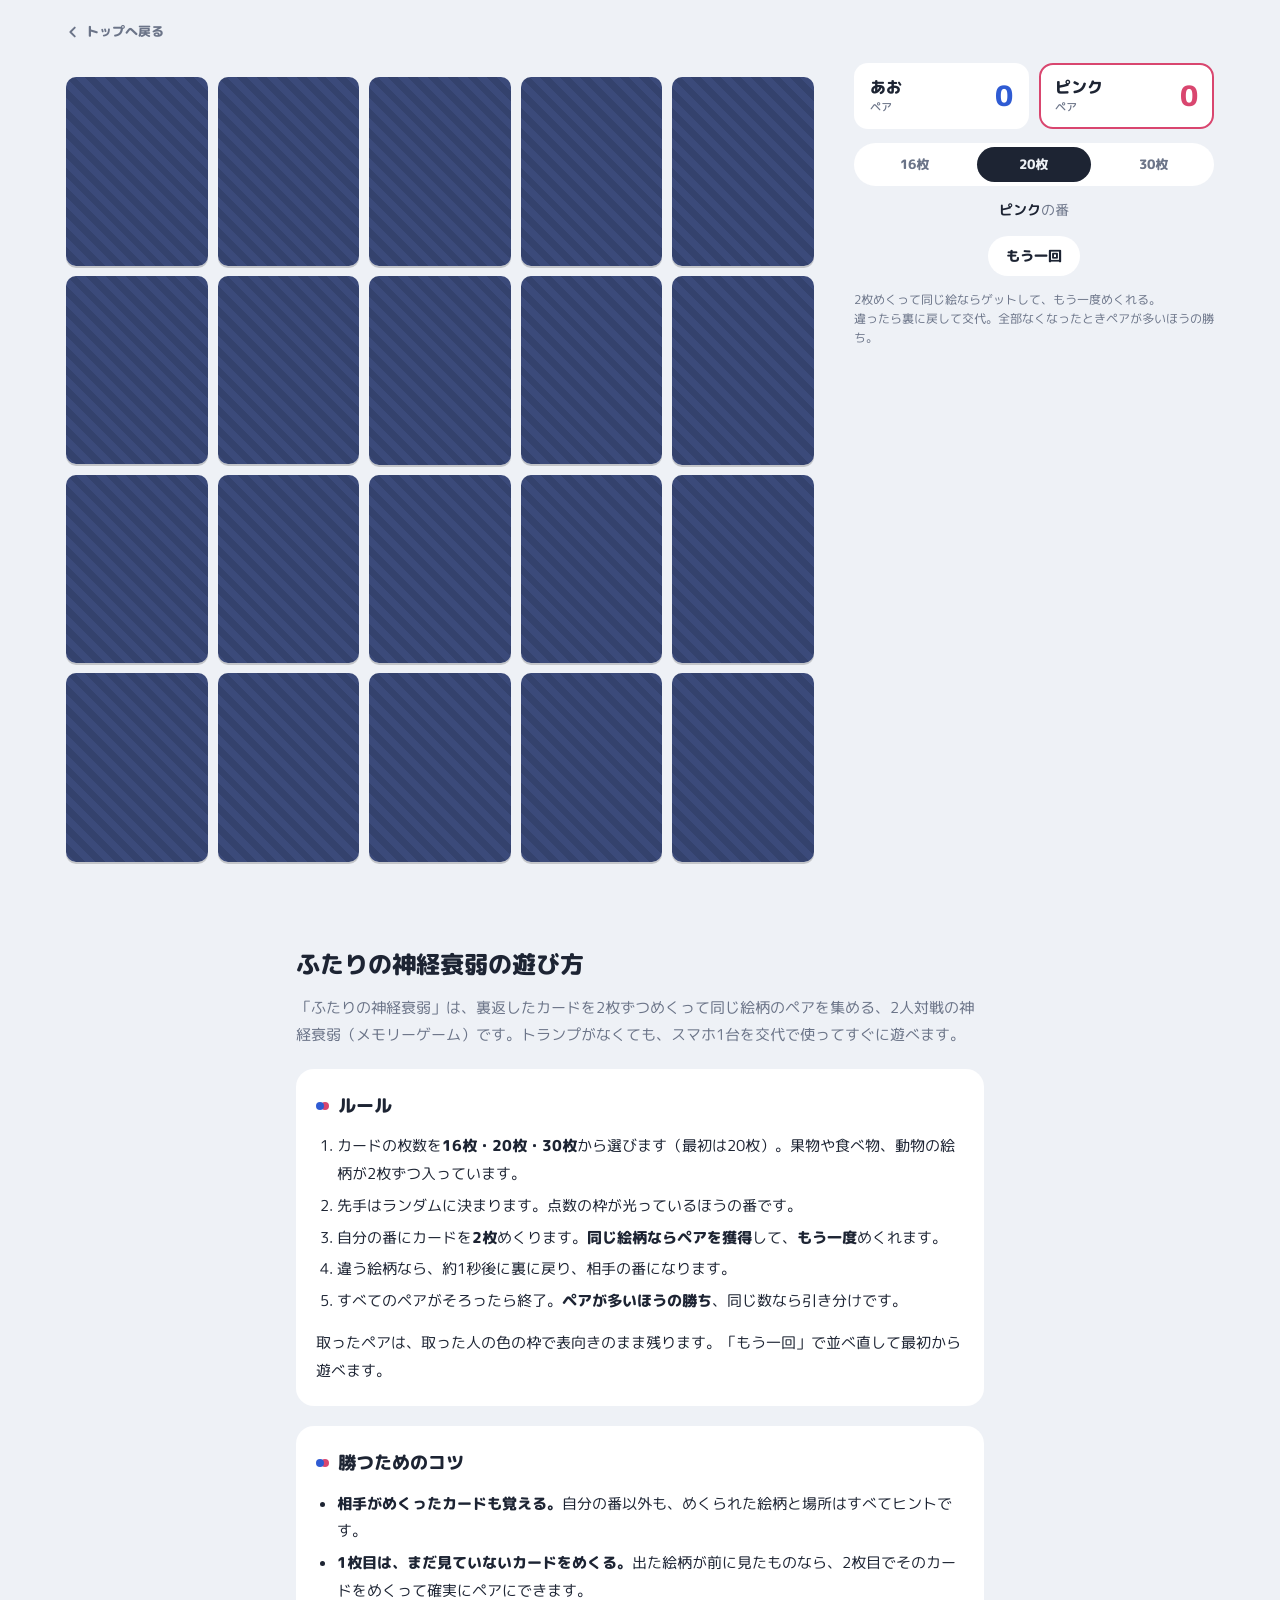
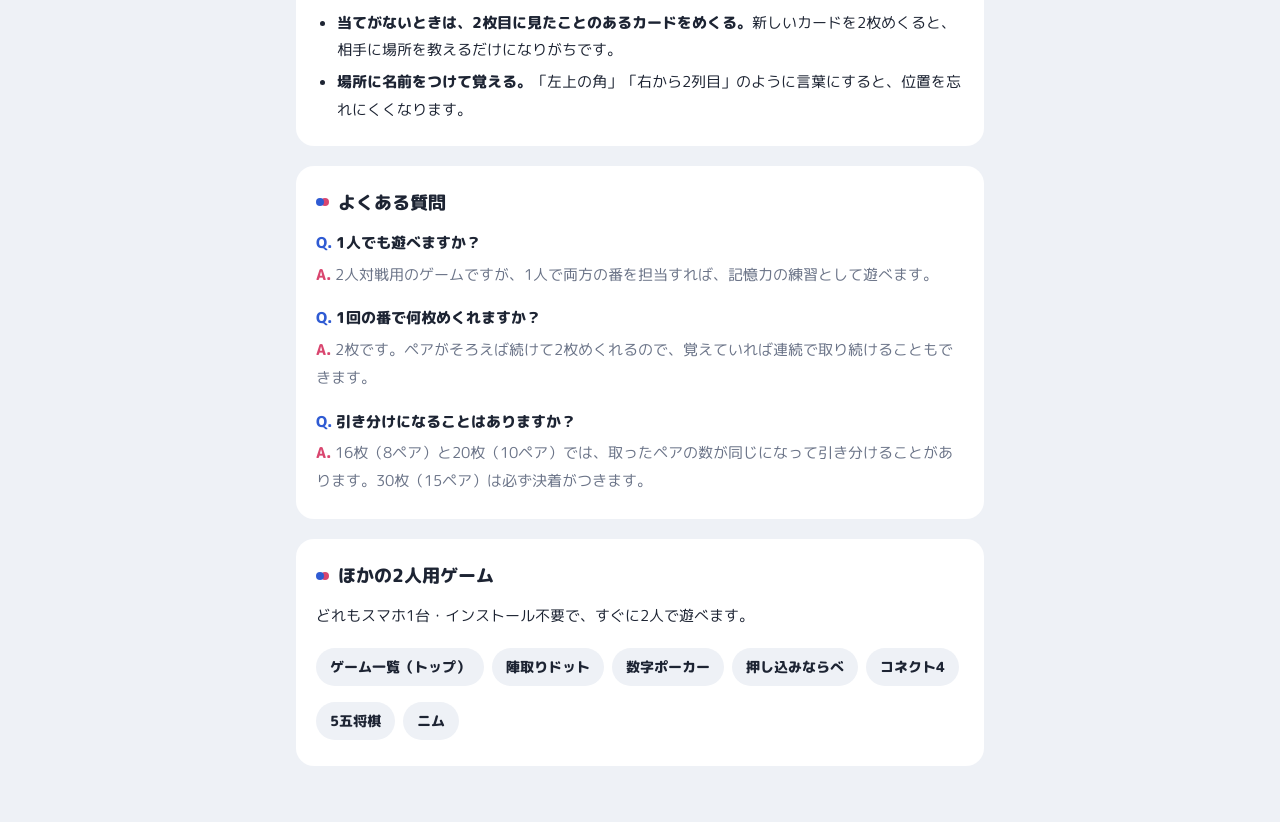
<file: games/memory.html>
<!doctype html>
<html lang="ja">
<head>
<meta charset="utf-8">
<meta name="viewport" content="width=device-width, initial-scale=1, viewport-fit=cover">
<title>ふたりの神経衰弱｜2人対戦・無料・スマホ1台でトランプいらず - ふたりあそび</title>
<meta name="description" content="2枚めくって同じ絵ならゲット。スマホ1台で2人対戦できる神経衰弱（メモリーゲーム）です。トランプ不要・インストール不要・無料。16・20・30枚から選べて、待ち時間の暇つぶしにぴったり。">
<link rel="canonical" href="https://futari-asobi.pages.dev/games/memory">
<meta property="og:type" content="website">
<meta property="og:site_name" content="ふたりあそび">
<meta property="og:locale" content="ja_JP">
<meta property="og:title" content="ふたりの神経衰弱｜2人対戦・無料・スマホ1台でトランプいらず - ふたりあそび">
<meta property="og:description" content="2枚めくって同じ絵ならゲット。スマホ1台で2人対戦できる神経衰弱（メモリーゲーム）です。トランプ不要・インストール不要・無料。16・20・30枚から選べて、待ち時間の暇つぶしにぴったり。">
<meta property="og:url" content="https://futari-asobi.pages.dev/games/memory">
<meta property="og:image" content="https://futari-asobi.pages.dev/assets/og/memory.png">
<meta property="og:image:width" content="1200">
<meta property="og:image:height" content="630">
<meta property="og:image:alt" content="ふたりの神経衰弱 - ふたりあそび">
<meta name="twitter:card" content="summary_large_image">
<meta name="twitter:title" content="ふたりの神経衰弱｜2人対戦・無料・スマホ1台でトランプいらず - ふたりあそび">
<meta name="twitter:description" content="2枚めくって同じ絵ならゲット。スマホ1台で2人対戦できる神経衰弱（メモリーゲーム）です。トランプ不要・インストール不要・無料。16・20・30枚から選べて、待ち時間の暇つぶしにぴったり。">
<meta name="twitter:image" content="https://futari-asobi.pages.dev/assets/og/memory.png">
<link rel="icon" href="../assets/favicon.svg" type="image/svg+xml">
<script type="application/ld+json">
{
 "@context": "https://schema.org",
 "@graph": [
  {
   "@type": "WebApplication",
   "@id": "https://futari-asobi.pages.dev/games/memory#app",
   "name": "ふたりの神経衰弱",
   "url": "https://futari-asobi.pages.dev/games/memory",
   "description": "2枚めくって同じ絵ならゲット。スマホ1台で2人対戦できる神経衰弱（メモリーゲーム）です。トランプ不要・インストール不要・無料。16・20・30枚から選べて、待ち時間の暇つぶしにぴったり。",
   "image": "https://futari-asobi.pages.dev/assets/og/memory.png",
   "inLanguage": "ja",
   "applicationCategory": "GameApplication",
   "applicationSubCategory": "2人対戦ゲーム",
   "operatingSystem": "Any",
   "browserRequirements": "JavaScriptが動くWebブラウザ",
   "isAccessibleForFree": true,
   "offers": {
    "@type": "Offer",
    "price": "0",
    "priceCurrency": "JPY"
   },
   "isPartOf": {
    "@type": "WebSite",
    "@id": "https://futari-asobi.pages.dev/#website",
    "name": "ふたりあそび",
    "url": "https://futari-asobi.pages.dev/"
   }
  },
  {
   "@type": "BreadcrumbList",
   "itemListElement": [
    {
     "@type": "ListItem",
     "position": 1,
     "name": "ふたりあそび",
     "item": "https://futari-asobi.pages.dev/"
    },
    {
     "@type": "ListItem",
     "position": 2,
     "name": "ふたりの神経衰弱",
     "item": "https://futari-asobi.pages.dev/games/memory"
    }
   ]
  },
  {
   "@type": "FAQPage",
   "@id": "https://futari-asobi.pages.dev/games/memory#faq",
   "mainEntity": [
    {
     "@type": "Question",
     "name": "1人でも遊べますか？",
     "acceptedAnswer": {
      "@type": "Answer",
      "text": "2人対戦用のゲームですが、1人で両方の番を担当すれば、記憶力の練習として遊べます。"
     }
    },
    {
     "@type": "Question",
     "name": "1回の番で何枚めくれますか？",
     "acceptedAnswer": {
      "@type": "Answer",
      "text": "2枚です。ペアがそろえば続けて2枚めくれるので、覚えていれば連続で取り続けることもできます。"
     }
    },
    {
     "@type": "Question",
     "name": "引き分けになることはありますか？",
     "acceptedAnswer": {
      "@type": "Answer",
      "text": "16枚（8ペア）と20枚（10ペア）では、取ったペアの数が同じになって引き分けることがあります。30枚（15ペア）は必ず決着がつきます。"
     }
    }
   ]
  }
 ]
}
</script>
<meta name="claude:viewport-fit-sides" content="cover">
<link rel="preconnect" href="https://fonts.googleapis.com">
<link rel="stylesheet" href="https://fonts.googleapis.com/css2?family=M+PLUS+Rounded+1c:wght@500;800&display=swap">
<link rel="stylesheet" href="../assets/site.css">
<style>
/* Layout: one-screen pass-and-play. Score strip, size switch, card grid, rules line. */
:root{--back1:#3b4a7a; --back2:#34426d; --face:#fbf8f1}
@media (prefers-color-scheme: dark){:root:not([data-theme="light"]){--back1:#4a5a92; --back2:#3f4e82; --face:#2b3144}}
:root[data-theme="dark"]{--back1:#4a5a92; --back2:#3f4e82; --face:#2b3144}
.scores{display:grid;grid-template-columns:1fr 1fr;gap:10px}
.pl{background:var(--card);border-radius:14px;padding:10px 14px;display:flex;align-items:center;justify-content:space-between;font-weight:800;border:2px solid transparent;transition:border-color .2s}
.pl .pt{font-size:28px;font-variant-numeric:tabular-nums}
#s1 .pt{color:var(--p1)} #s2 .pt{color:var(--p2)}
#s1.on{border-color:var(--p1)} #s2.on{border-color:var(--p2)}
.pl small{display:block;font-size:11px;color:var(--muted);font-weight:500}
.sizes{display:grid;grid-template-columns:repeat(3,1fr);gap:6px;background:var(--card);border-radius:999px;padding:4px}
.sizes button{font-family:var(--font);font-weight:800;font-size:13px;border:0;border-radius:999px;padding:8px 4px;background:transparent;color:var(--muted);cursor:pointer}
.sizes button.sel{background:var(--fg);color:var(--bg)}
.msg{text-align:center;font-size:14px;color:var(--muted);min-height:20px;margin:0}
.msg b{color:var(--fg)}
.grid{display:grid;gap:8px;width:100%;grid-template-columns:repeat(var(--mc,4),1fr)}
.c{aspect-ratio:3/4;border:0;padding:0;border-radius:10px;cursor:pointer;perspective:600px;background:transparent;min-width:0}
.c .in{position:relative;width:100%;height:100%;transition:transform .35s;transform-style:preserve-3d}
.c.up .in{transform:rotateY(180deg)}
.c .f,.c .b{position:absolute;inset:0;border-radius:10px;backface-visibility:hidden;-webkit-backface-visibility:hidden;display:grid;place-items:center}
.c .b{background:repeating-linear-gradient(45deg,var(--back1) 0 7px,var(--back2) 7px 14px);box-shadow:0 2px 0 rgba(0,0,0,.18)}
.c .f{background:var(--face);transform:rotateY(180deg);font-size:min(9vw,40px);box-shadow:0 2px 0 rgba(0,0,0,.12)}
.c.g1 .f{background:var(--p1-soft);outline:2px solid var(--p1);outline-offset:-2px}
.c.g2 .f{background:var(--p2-soft);outline:2px solid var(--p2);outline-offset:-2px}
.c.done{cursor:default}
.c:focus-visible{outline:2px solid var(--hl);outline-offset:2px}
.ctl{display:flex;gap:8px;justify-content:center}
.ctl button{font-family:var(--font);font-size:14px;font-weight:800;border:0;border-radius:999px;padding:10px 18px;background:var(--card);color:var(--fg);cursor:pointer}
.rule{font-size:12px;color:var(--muted);text-align:center;line-height:1.6;margin:0}
.c:not(.up):not(.done):hover .b{filter:brightness(1.18)}
@media (prefers-reduced-motion:reduce){.c .in{transition:none}}
/* PC：横に広く並べ、全部のカードが1画面に収まる大きさにする（--c 列 × --r 行） */
@media (min-width:880px) and (min-aspect-ratio:1/1){
  .game.split > .grid.stage{gap:10px;grid-template-columns:repeat(var(--c),1fr);
    width:min(100%,calc((100dvh - 100px - (var(--r) - 1) * 10px) / var(--r) * .75 * var(--c) + (var(--c) - 1) * 10px))}
  .c .f{font-size:min(5.5vh,56px)}
  .rule{text-align:left}}
</style>
</head>
<body>
<main class="game split">
<a class="back" href="../index.html"><svg viewBox="0 0 16 16" aria-hidden="true"><path d="M10 3 5 8l5 5" fill="none" stroke="currentColor" stroke-width="2.2" stroke-linecap="round" stroke-linejoin="round"/></svg>トップへ戻る</a>

<div class="top">
<div class="scores">
  <div class="pl" id="s1"><span>あお<small>ペア</small></span><span class="pt" id="p1">0</span></div>
  <div class="pl" id="s2"><span>ピンク<small>ペア</small></span><span class="pt" id="p2">0</span></div>
</div>
<div class="sizes"><button data-n="8">16枚</button><button data-n="10">20枚</button><button data-n="15">30枚</button></div>
<p class="msg" id="msg"></p>
</div>
<div class="grid stage" id="grid"></div>
<div class="bottom">
<div class="ctl"><button id="new">もう一回</button></div>
<p class="rule">2枚めくって同じ絵ならゲットして、もう一度めくれる。<br>違ったら裏に戻して交代。全部なくなったときペアが多いほうの勝ち。</p>
</div>

</main>

<article class="guide">
<h1>ふたりの神経衰弱の遊び方</h1>
<p class="intro">「ふたりの神経衰弱」は、裏返したカードを2枚ずつめくって同じ絵柄のペアを集める、2人対戦の神経衰弱（メモリーゲーム）です。トランプがなくても、スマホ1台を交代で使ってすぐに遊べます。</p>
<section>
<h2>ルール</h2>
<ol>
<li>カードの枚数を<b>16枚・20枚・30枚</b>から選びます（最初は20枚）。果物や食べ物、動物の絵柄が2枚ずつ入っています。</li>
<li>先手はランダムに決まります。点数の枠が光っているほうの番です。</li>
<li>自分の番にカードを<b>2枚</b>めくります。<b>同じ絵柄ならペアを獲得</b>して、<b>もう一度</b>めくれます。</li>
<li>違う絵柄なら、約1秒後に裏に戻り、相手の番になります。</li>
<li>すべてのペアがそろったら終了。<b>ペアが多いほうの勝ち</b>、同じ数なら引き分けです。</li>
</ol>
<p>取ったペアは、取った人の色の枠で表向きのまま残ります。「もう一回」で並べ直して最初から遊べます。</p>
</section>
<section>
<h2>勝つためのコツ</h2>
<ul>
<li><b>相手がめくったカードも覚える。</b>自分の番以外も、めくられた絵柄と場所はすべてヒントです。</li>
<li><b>1枚目は、まだ見ていないカードをめくる。</b>出た絵柄が前に見たものなら、2枚目でそのカードをめくって確実にペアにできます。</li>
<li><b>当てがないときは、2枚目に見たことのあるカードをめくる。</b>新しいカードを2枚めくると、相手に場所を教えるだけになりがちです。</li>
<li><b>場所に名前をつけて覚える。</b>「左上の角」「右から2列目」のように言葉にすると、位置を忘れにくくなります。</li>
</ul>
</section>
<section>
<h2>よくある質問</h2>
<dl>
<dt>1人でも遊べますか？</dt>
<dd>2人対戦用のゲームですが、1人で両方の番を担当すれば、記憶力の練習として遊べます。</dd>
<dt>1回の番で何枚めくれますか？</dt>
<dd>2枚です。ペアがそろえば続けて2枚めくれるので、覚えていれば連続で取り続けることもできます。</dd>
<dt>引き分けになることはありますか？</dt>
<dd>16枚（8ペア）と20枚（10ペア）では、取ったペアの数が同じになって引き分けることがあります。30枚（15ペア）は必ず決着がつきます。</dd>
</dl>
</section>
<section class="more">
<h2>ほかの2人用ゲーム</h2>
<p>どれもスマホ1台・インストール不要で、すぐに2人で遊べます。</p>
<ul>
<li><a href="../index.html">ゲーム一覧（トップ）</a></li>
<li><a href="dots.html">陣取りドット</a></li>
<li><a href="number-poker.html">数字ポーカー</a></li>
<li><a href="push.html">押し込みならべ</a></li>
<li><a href="connect4.html">コネクト4</a></li>
<li><a href="gogo-shogi.html">5五将棋</a></li>
<li><a href="nim.html">ニム</a></li>
</ul>
</section>
</article>

<script>
const ICONS=['🍎','🍋','🍇','🍑','🍉','🥝','🍒','🍍','🍓','🫐','🥕','🍄','🌽','🍩','🍙','🐙','🐸','🦊'];
let pairs=10,cards,open,turn,score,lock,left;
const grid=document.getElementById('grid');
const shuffle=a=>{for(let i=a.length-1;i>0;i--){const j=Math.random()*(i+1)|0;[a[i],a[j]]=[a[j],a[i]]}return a};
function reset(){
  const pick=shuffle(ICONS.slice()).slice(0,pairs);
  cards=shuffle([...pick,...pick]).map(s=>({s,up:false,owner:0}));
  open=[];turn=Math.random()<.5?1:2;score=[0,0,0];lock=false;left=pairs;
  // スマホは4〜5列、PCは横長に（16枚 4×4、20枚 5×4、30枚 6×5）
  const [c,r]={8:[4,4],10:[5,4],15:[6,5]}[pairs];
  grid.style.setProperty('--mc',pairs===15?5:4);grid.style.setProperty('--c',c);grid.style.setProperty('--r',r);
  document.querySelectorAll('[data-n]').forEach(b=>b.classList.toggle('sel',+b.dataset.n===pairs));
  build();status();
}
function build(){
  grid.innerHTML='';
  cards.forEach((c,i)=>{
    const e=document.createElement('button');e.className='c';e.setAttribute('aria-label','カード');
    e.innerHTML=`<div class="in"><div class="b"></div><div class="f">${c.s}</div></div>`;
    e.onclick=()=>flip(i);c.el=e;grid.appendChild(e);
  });
}
function paint(c){c.el.classList.toggle('up',c.up);c.el.classList.toggle('g1',c.owner===1);c.el.classList.toggle('g2',c.owner===2);c.el.classList.toggle('done',!!c.owner);}
function flip(i){
  const c=cards[i];if(lock||c.up||c.owner)return;
  c.up=true;paint(c);open.push(c);
  if(open.length<2)return status();
  const [a,b]=open;
  if(a.s===b.s){
    a.owner=b.owner=turn;score[turn]++;left--;paint(a);paint(b);open=[];status('そろった！もう一度');
  }else{
    lock=true;status('ざんねん');
    setTimeout(()=>{a.up=b.up=false;paint(a);paint(b);open=[];turn=3-turn;lock=false;status();},1100);
  }
}
const nm=p=>p===1?'あお':'ピンク';
function status(extra){
  document.getElementById('p1').textContent=score[1];document.getElementById('p2').textContent=score[2];
  const done=left===0;
  document.getElementById('s1').classList.toggle('on',!done&&turn===1);
  document.getElementById('s2').classList.toggle('on',!done&&turn===2);
  document.getElementById('msg').innerHTML=done?(score[1]===score[2]?'<b>引き分け！</b>':`<b>${nm(score[1]>score[2]?1:2)}の勝ち！</b>`)
    :`<b>${nm(turn)}</b>の番${extra?' — '+extra:''}`;
}
document.querySelectorAll('[data-n]').forEach(b=>b.onclick=()=>{pairs=+b.dataset.n;reset();});
document.getElementById('new').onclick=reset;
reset();
</script>

</body>
</html>
</file>
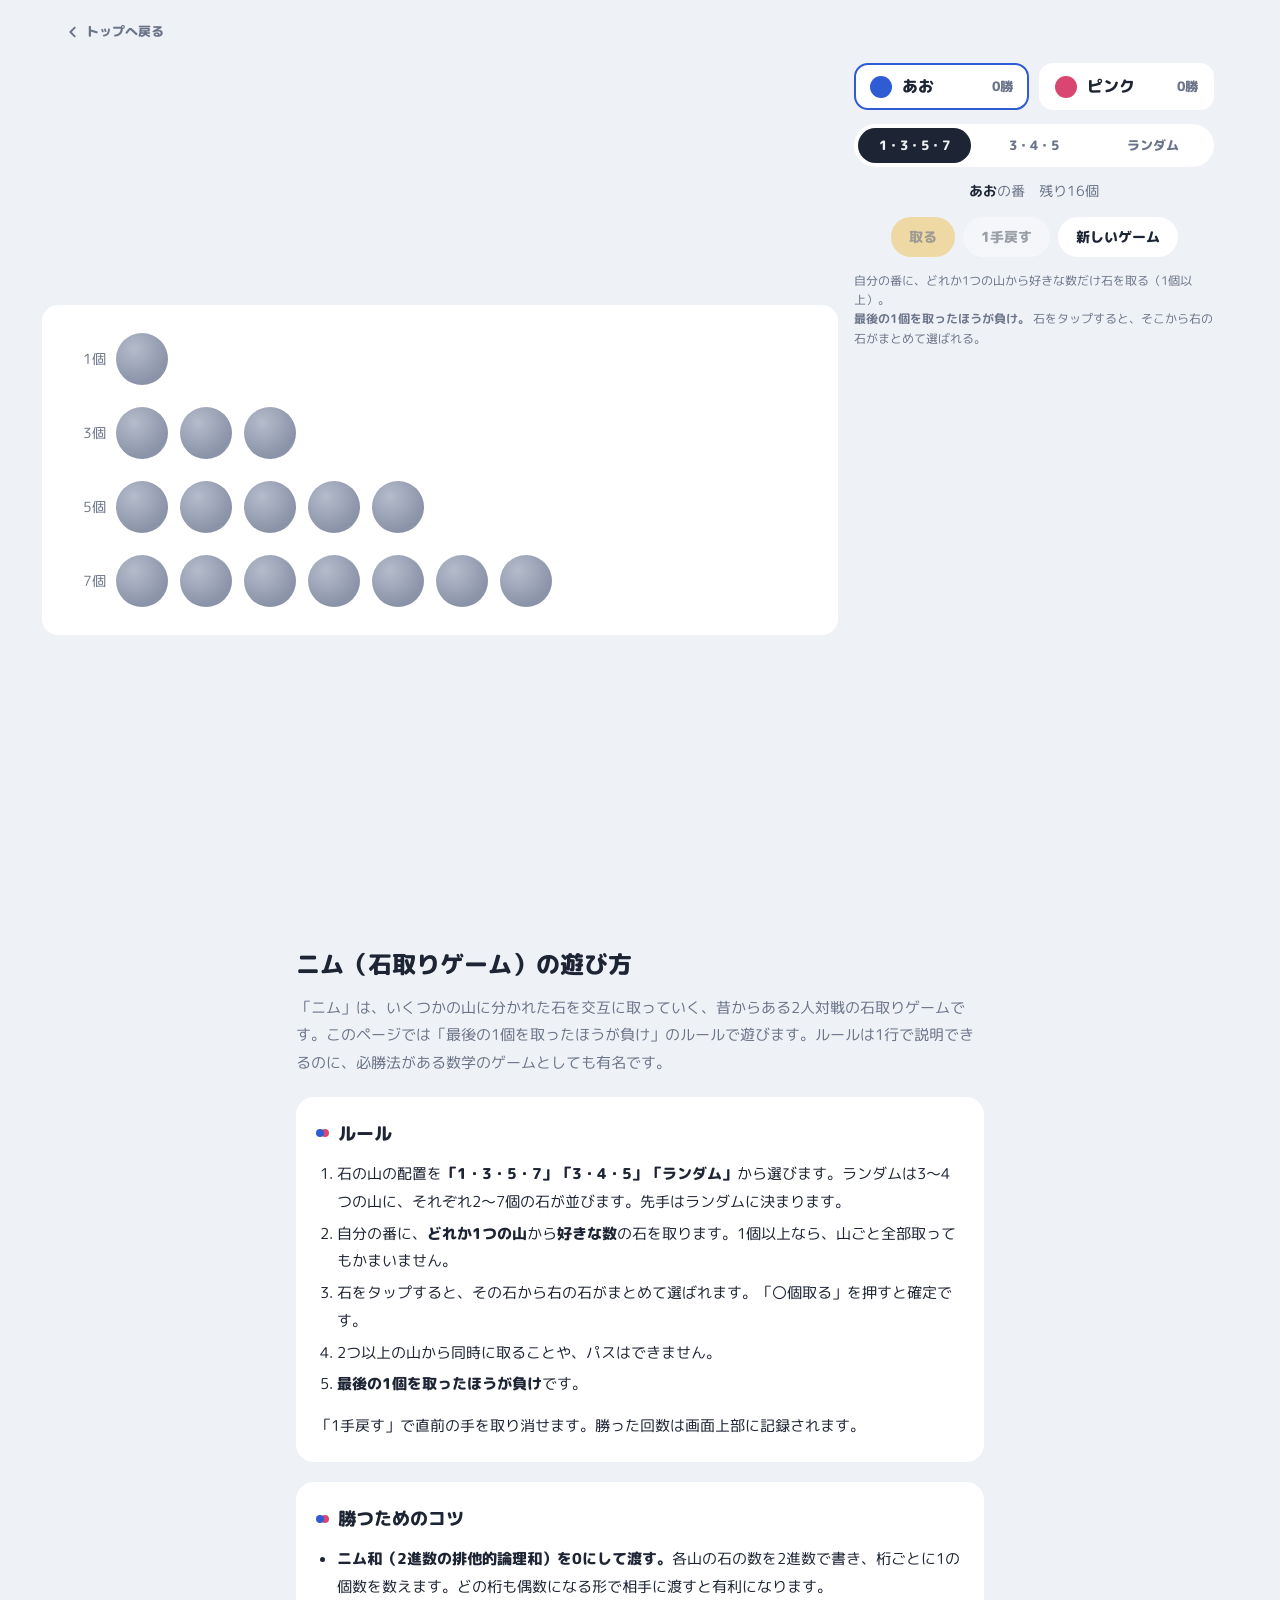
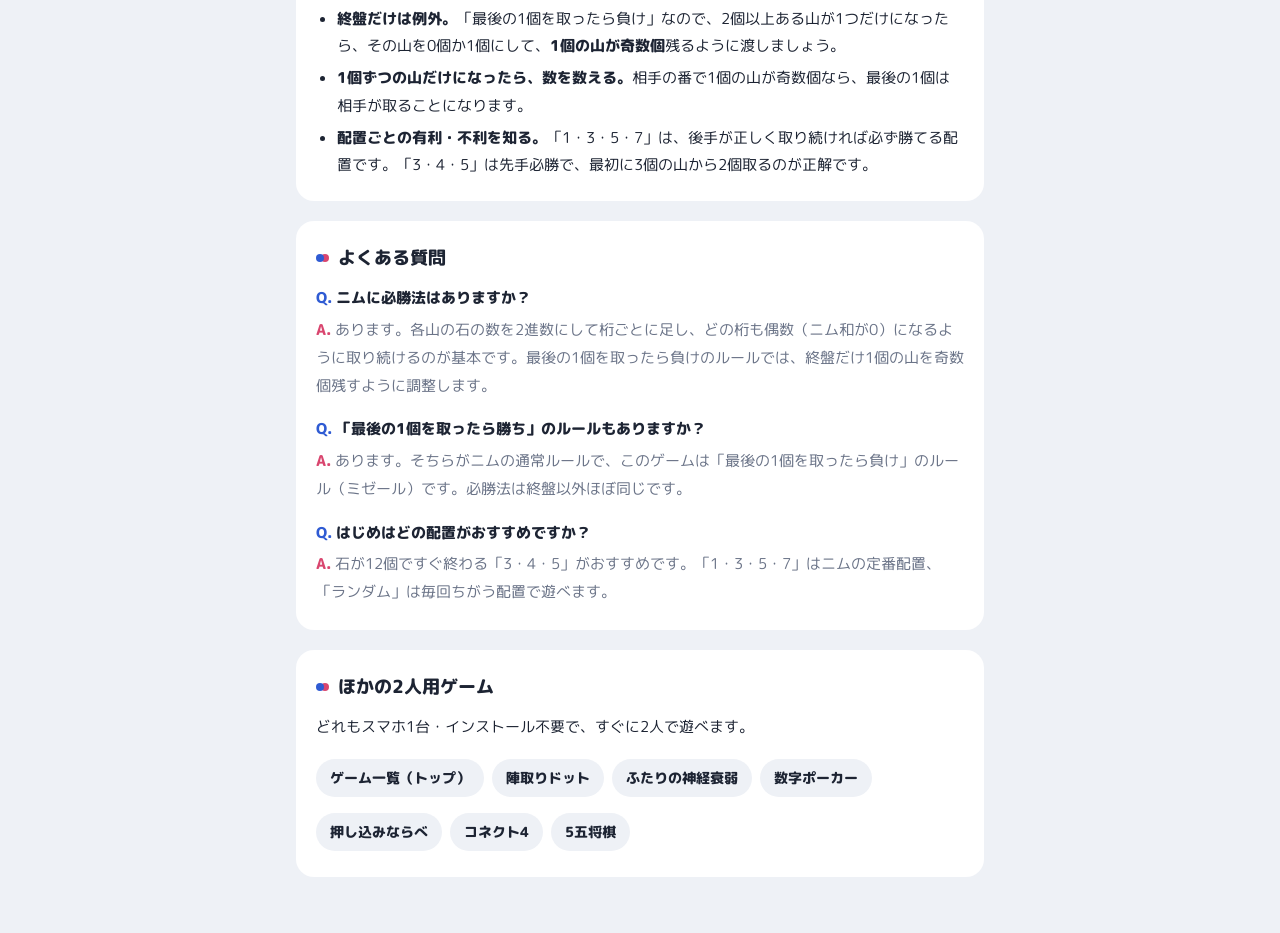
<file: games/nim.html>
<!doctype html>
<html lang="ja">
<head>
<meta charset="utf-8">
<meta name="viewport" content="width=device-width, initial-scale=1, viewport-fit=cover">
<title>ニム（石取りゲーム）｜2人対戦・無料・スマホ1台 - ふたりあそび</title>
<meta name="description" content="山から好きな数だけ石を取り、最後の1個を取ったら負け。必勝法でも有名な石取りゲーム「ニム」をスマホ1台で2人対戦。1・3・5・7など3種類の配置。インストール不要・無料。">
<link rel="canonical" href="https://futari-asobi.pages.dev/games/nim">
<meta property="og:type" content="website">
<meta property="og:site_name" content="ふたりあそび">
<meta property="og:locale" content="ja_JP">
<meta property="og:title" content="ニム（石取りゲーム）｜2人対戦・無料・スマホ1台 - ふたりあそび">
<meta property="og:description" content="山から好きな数だけ石を取り、最後の1個を取ったら負け。必勝法でも有名な石取りゲーム「ニム」をスマホ1台で2人対戦。1・3・5・7など3種類の配置。インストール不要・無料。">
<meta property="og:url" content="https://futari-asobi.pages.dev/games/nim">
<meta property="og:image" content="https://futari-asobi.pages.dev/assets/og/nim.png">
<meta property="og:image:width" content="1200">
<meta property="og:image:height" content="630">
<meta property="og:image:alt" content="ニム - ふたりあそび">
<meta name="twitter:card" content="summary_large_image">
<meta name="twitter:title" content="ニム（石取りゲーム）｜2人対戦・無料・スマホ1台 - ふたりあそび">
<meta name="twitter:description" content="山から好きな数だけ石を取り、最後の1個を取ったら負け。必勝法でも有名な石取りゲーム「ニム」をスマホ1台で2人対戦。1・3・5・7など3種類の配置。インストール不要・無料。">
<meta name="twitter:image" content="https://futari-asobi.pages.dev/assets/og/nim.png">
<link rel="icon" href="../assets/favicon.svg" type="image/svg+xml">
<script type="application/ld+json">
{
 "@context": "https://schema.org",
 "@graph": [
  {
   "@type": "WebApplication",
   "@id": "https://futari-asobi.pages.dev/games/nim#app",
   "name": "ニム（石取りゲーム）",
   "url": "https://futari-asobi.pages.dev/games/nim",
   "description": "山から好きな数だけ石を取り、最後の1個を取ったら負け。必勝法でも有名な石取りゲーム「ニム」をスマホ1台で2人対戦。1・3・5・7など3種類の配置。インストール不要・無料。",
   "image": "https://futari-asobi.pages.dev/assets/og/nim.png",
   "inLanguage": "ja",
   "applicationCategory": "GameApplication",
   "applicationSubCategory": "2人対戦ゲーム",
   "operatingSystem": "Any",
   "browserRequirements": "JavaScriptが動くWebブラウザ",
   "isAccessibleForFree": true,
   "offers": {
    "@type": "Offer",
    "price": "0",
    "priceCurrency": "JPY"
   },
   "isPartOf": {
    "@type": "WebSite",
    "@id": "https://futari-asobi.pages.dev/#website",
    "name": "ふたりあそび",
    "url": "https://futari-asobi.pages.dev/"
   }
  },
  {
   "@type": "BreadcrumbList",
   "itemListElement": [
    {
     "@type": "ListItem",
     "position": 1,
     "name": "ふたりあそび",
     "item": "https://futari-asobi.pages.dev/"
    },
    {
     "@type": "ListItem",
     "position": 2,
     "name": "ニム",
     "item": "https://futari-asobi.pages.dev/games/nim"
    }
   ]
  },
  {
   "@type": "FAQPage",
   "@id": "https://futari-asobi.pages.dev/games/nim#faq",
   "mainEntity": [
    {
     "@type": "Question",
     "name": "ニムに必勝法はありますか？",
     "acceptedAnswer": {
      "@type": "Answer",
      "text": "あります。各山の石の数を2進数にして桁ごとに足し、どの桁も偶数（ニム和が0）になるように取り続けるのが基本です。最後の1個を取ったら負けのルールでは、終盤だけ1個の山を奇数個残すように調整します。"
     }
    },
    {
     "@type": "Question",
     "name": "「最後の1個を取ったら勝ち」のルールもありますか？",
     "acceptedAnswer": {
      "@type": "Answer",
      "text": "あります。そちらがニムの通常ルールで、このゲームは「最後の1個を取ったら負け」のルール（ミゼール）です。必勝法は終盤以外ほぼ同じです。"
     }
    },
    {
     "@type": "Question",
     "name": "はじめはどの配置がおすすめですか？",
     "acceptedAnswer": {
      "@type": "Answer",
      "text": "石が12個ですぐ終わる「3・4・5」がおすすめです。「1・3・5・7」はニムの定番配置、「ランダム」は毎回ちがう配置で遊べます。"
     }
    }
   ]
  }
 ]
}
</script>
<link rel="preconnect" href="https://fonts.googleapis.com">
<link rel="stylesheet" href="https://fonts.googleapis.com/css2?family=M+PLUS+Rounded+1c:wght@500;800&display=swap">
<link rel="stylesheet" href="../assets/site.css">
<style>
[hidden]{display:none!important}
/* Layout: one-screen. Turn strip, setup switch, stacked rows of stones (one row per pile), take button, rule line. */
:root{--stone:#8a93a8; --stone-hi:#b5bccb; --take:#f0b429}
@media (prefers-color-scheme: dark){:root:not([data-theme="light"]){--stone:#6b7590; --stone-hi:#8f99b3}}
:root[data-theme="dark"]{--stone:#6b7590; --stone-hi:#8f99b3}
.scores{display:grid;grid-template-columns:1fr 1fr;gap:10px}
.pl{background:var(--card);border-radius:14px;padding:10px 14px;display:flex;align-items:center;gap:10px;font-weight:800;border:2px solid transparent;transition:border-color .2s}
.pl .mk{width:22px;height:22px;border-radius:50%}
#s1 .mk{background:var(--p1)} #s2 .mk{background:var(--p2)}
#s1.on{border-color:var(--p1)} #s2.on{border-color:var(--p2)}
.pl .w{margin-left:auto;font-size:13px;color:var(--muted);font-variant-numeric:tabular-nums}
.modes{display:grid;grid-template-columns:repeat(3,1fr);gap:6px;background:var(--card);border-radius:999px;padding:4px}
.modes button{font-family:var(--font);font-weight:800;font-size:13px;border:0;border-radius:999px;padding:8px 4px;background:transparent;color:var(--muted);cursor:pointer}
.modes button.sel{background:var(--fg);color:var(--bg)}
.msg{text-align:center;font-size:14px;color:var(--muted);min-height:20px;margin:0}
.msg b{color:var(--fg)}
.piles{background:var(--card);border-radius:16px;padding:16px 12px;display:flex;flex-direction:column;gap:14px}
.pile{display:flex;align-items:center;gap:10px}
.pile .lb{width:28px;font-size:12px;color:var(--muted);font-variant-numeric:tabular-nums;text-align:right;flex:none}
.stones{display:flex;gap:8px;flex-wrap:wrap;min-height:34px;align-items:center}
.st{width:34px;height:34px;border-radius:50%;border:0;padding:0;background:radial-gradient(circle at 35% 30%,var(--stone-hi),var(--stone) 70%);cursor:pointer;transition:transform .12s,background .12s}
.st.sel{background:var(--take);transform:translateY(-4px) scale(.92)}
.st:focus-visible{outline:2px solid var(--fg);outline-offset:2px}
.st:disabled{cursor:default}
.empty{font-size:12px;color:var(--muted)}
.ctl{display:flex;gap:8px;justify-content:center;flex-wrap:wrap}
.ctl button{font-family:var(--font);font-size:14px;font-weight:800;border:0;border-radius:999px;padding:10px 18px;background:var(--card);color:var(--fg);cursor:pointer}
.ctl button.main{background:var(--take);color:#2a1d00}
.ctl button:disabled{opacity:.4}
.ctl button:focus-visible{outline:2px solid var(--fg);outline-offset:2px}
.rule{font-size:12px;color:var(--muted);text-align:center;line-height:1.6;margin:0}
@media (prefers-reduced-motion:reduce){.st{transition:none}}
/* PC：石を大きく */
@media (min-width:880px) and (min-aspect-ratio:1/1){
  .piles{padding:28px 24px;gap:22px} .st{width:52px;height:52px} .stones{gap:12px;min-height:52px} .pile .lb{width:40px;font-size:14px}
  .rule{text-align:left}}
</style>
</head>
<body>
<main class="game split">
<a class="back" href="../index.html"><svg viewBox="0 0 16 16" aria-hidden="true"><path d="M10 3 5 8l5 5" fill="none" stroke="currentColor" stroke-width="2.2" stroke-linecap="round" stroke-linejoin="round"/></svg>トップへ戻る</a>
<div class="top">
<div class="scores">
  <div class="pl" id="s1"><span class="mk"></span>あお<span class="w" id="w1">0勝</span></div>
  <div class="pl" id="s2"><span class="mk"></span>ピンク<span class="w" id="w2">0勝</span></div>
</div>
<div class="modes"><button data-m="std">1・3・5・7</button><button data-m="small">3・4・5</button><button data-m="rand">ランダム</button></div>
<p class="msg" id="msg"></p>
</div>
<div class="piles stage" id="piles"></div>
<div class="bottom">
<div class="ctl"><button class="main" id="take" disabled>取る</button><button id="undo">1手戻す</button><button id="new">新しいゲーム</button></div>
<p class="rule">自分の番に、どれか1つの山から好きな数だけ石を取る（1個以上）。<br><b>最後の1個を取ったほうが負け。</b> 石をタップすると、そこから右の石がまとめて選ばれる。</p>
</div>
</main>

<article class="guide">
<h1>ニム（石取りゲーム）の遊び方</h1>
<p class="intro">「ニム」は、いくつかの山に分かれた石を交互に取っていく、昔からある2人対戦の石取りゲームです。このページでは「最後の1個を取ったほうが負け」のルールで遊びます。ルールは1行で説明できるのに、必勝法がある数学のゲームとしても有名です。</p>
<section>
<h2>ルール</h2>
<ol>
<li>石の山の配置を<b>「1・3・5・7」「3・4・5」「ランダム」</b>から選びます。ランダムは3〜4つの山に、それぞれ2〜7個の石が並びます。先手はランダムに決まります。</li>
<li>自分の番に、<b>どれか1つの山</b>から<b>好きな数</b>の石を取ります。1個以上なら、山ごと全部取ってもかまいません。</li>
<li>石をタップすると、その石から右の石がまとめて選ばれます。「〇個取る」を押すと確定です。</li>
<li>2つ以上の山から同時に取ることや、パスはできません。</li>
<li><b>最後の1個を取ったほうが負け</b>です。</li>
</ol>
<p>「1手戻す」で直前の手を取り消せます。勝った回数は画面上部に記録されます。</p>
</section>
<section>
<h2>勝つためのコツ</h2>
<ul>
<li><b>ニム和（2進数の排他的論理和）を0にして渡す。</b>各山の石の数を2進数で書き、桁ごとに1の個数を数えます。どの桁も偶数になる形で相手に渡すと有利になります。</li>
<li><b>終盤だけは例外。</b>「最後の1個を取ったら負け」なので、2個以上ある山が1つだけになったら、その山を0個か1個にして、<b>1個の山が奇数個</b>残るように渡しましょう。</li>
<li><b>1個ずつの山だけになったら、数を数える。</b>相手の番で1個の山が奇数個なら、最後の1個は相手が取ることになります。</li>
<li><b>配置ごとの有利・不利を知る。</b>「1・3・5・7」は、後手が正しく取り続ければ必ず勝てる配置です。「3・4・5」は先手必勝で、最初に3個の山から2個取るのが正解です。</li>
</ul>
</section>
<section>
<h2>よくある質問</h2>
<dl>
<dt>ニムに必勝法はありますか？</dt>
<dd>あります。各山の石の数を2進数にして桁ごとに足し、どの桁も偶数（ニム和が0）になるように取り続けるのが基本です。最後の1個を取ったら負けのルールでは、終盤だけ1個の山を奇数個残すように調整します。</dd>
<dt>「最後の1個を取ったら勝ち」のルールもありますか？</dt>
<dd>あります。そちらがニムの通常ルールで、このゲームは「最後の1個を取ったら負け」のルール（ミゼール）です。必勝法は終盤以外ほぼ同じです。</dd>
<dt>はじめはどの配置がおすすめですか？</dt>
<dd>石が12個ですぐ終わる「3・4・5」がおすすめです。「1・3・5・7」はニムの定番配置、「ランダム」は毎回ちがう配置で遊べます。</dd>
</dl>
</section>
<section class="more">
<h2>ほかの2人用ゲーム</h2>
<p>どれもスマホ1台・インストール不要で、すぐに2人で遊べます。</p>
<ul>
<li><a href="../index.html">ゲーム一覧（トップ）</a></li>
<li><a href="dots.html">陣取りドット</a></li>
<li><a href="memory.html">ふたりの神経衰弱</a></li>
<li><a href="number-poker.html">数字ポーカー</a></li>
<li><a href="push.html">押し込みならべ</a></li>
<li><a href="connect4.html">コネクト4</a></li>
<li><a href="gogo-shogi.html">5五将棋</a></li>
</ul>
</section>
</article>

<script>
let mode='std',P,turn,sel,hist,over,wins=[0,0,0];
function reset(){
  P=mode==='std'?[1,3,5,7]:mode==='small'?[3,4,5]:Array.from({length:3+(Math.random()*2|0)},()=>2+(Math.random()*6|0));
  turn=Math.random()<.5?1:2;sel=null;hist=[];over=false;
  document.querySelectorAll('[data-m]').forEach(b=>b.classList.toggle('sel',b.dataset.m===mode));
  draw();
}
function take(){
  if(!sel)return;hist.push({P:P.slice(),turn});
  P[sel.p]=sel.i;sel=null;
  if(P.every(n=>n===0)){over=3-turn;wins[over]++;}
  else turn=3-turn;
  draw();
}
function draw(){
  const box=document.getElementById('piles');box.innerHTML='';
  P.forEach((n,p)=>{
    const row=document.createElement('div');row.className='pile';
    row.innerHTML=`<span class="lb">${n}個</span>`;
    const st=document.createElement('div');st.className='stones';
    if(!n)st.innerHTML='<span class="empty">なし</span>';
    for(let i=0;i<n;i++){
      const b=document.createElement('button');b.className='st'+(sel&&sel.p===p&&i>=sel.i?' sel':'');
      b.setAttribute('aria-label',`${p+1}つ目の山から${n-i}個選ぶ`);b.disabled=!!over;
      b.onclick=()=>{sel=(sel&&sel.p===p&&sel.i===i)?null:{p,i};draw();};
      st.appendChild(b);
    }
    row.appendChild(st);box.appendChild(row);
  });
  const nm=p=>p===1?'あお':'ピンク';
  document.getElementById('s1').classList.toggle('on',!over&&turn===1);
  document.getElementById('s2').classList.toggle('on',!over&&turn===2);
  document.getElementById('w1').textContent=wins[1]+'勝';document.getElementById('w2').textContent=wins[2]+'勝';
  const left=P.reduce((a,b)=>a+b,0);
  document.getElementById('msg').innerHTML=over?`<b>${nm(over)}の勝ち！</b>（${nm(3-over)}が最後の1個を取った）`:`<b>${nm(turn)}</b>の番　残り${left}個`;
  const t=document.getElementById('take');t.disabled=!sel;t.textContent=sel?`${P[sel.p]-sel.i}個取る`:'取る';
  document.getElementById('undo').disabled=!hist.length;
}
document.getElementById('take').onclick=take;
document.getElementById('undo').onclick=()=>{if(!hist.length)return;if(over)wins[over]--;over=false;({P,turn}=hist.pop());sel=null;draw();};
document.getElementById('new').onclick=reset;
document.querySelectorAll('[data-m]').forEach(b=>b.onclick=()=>{mode=b.dataset.m;reset();});
reset();
</script>
</body>
</html>
</file>
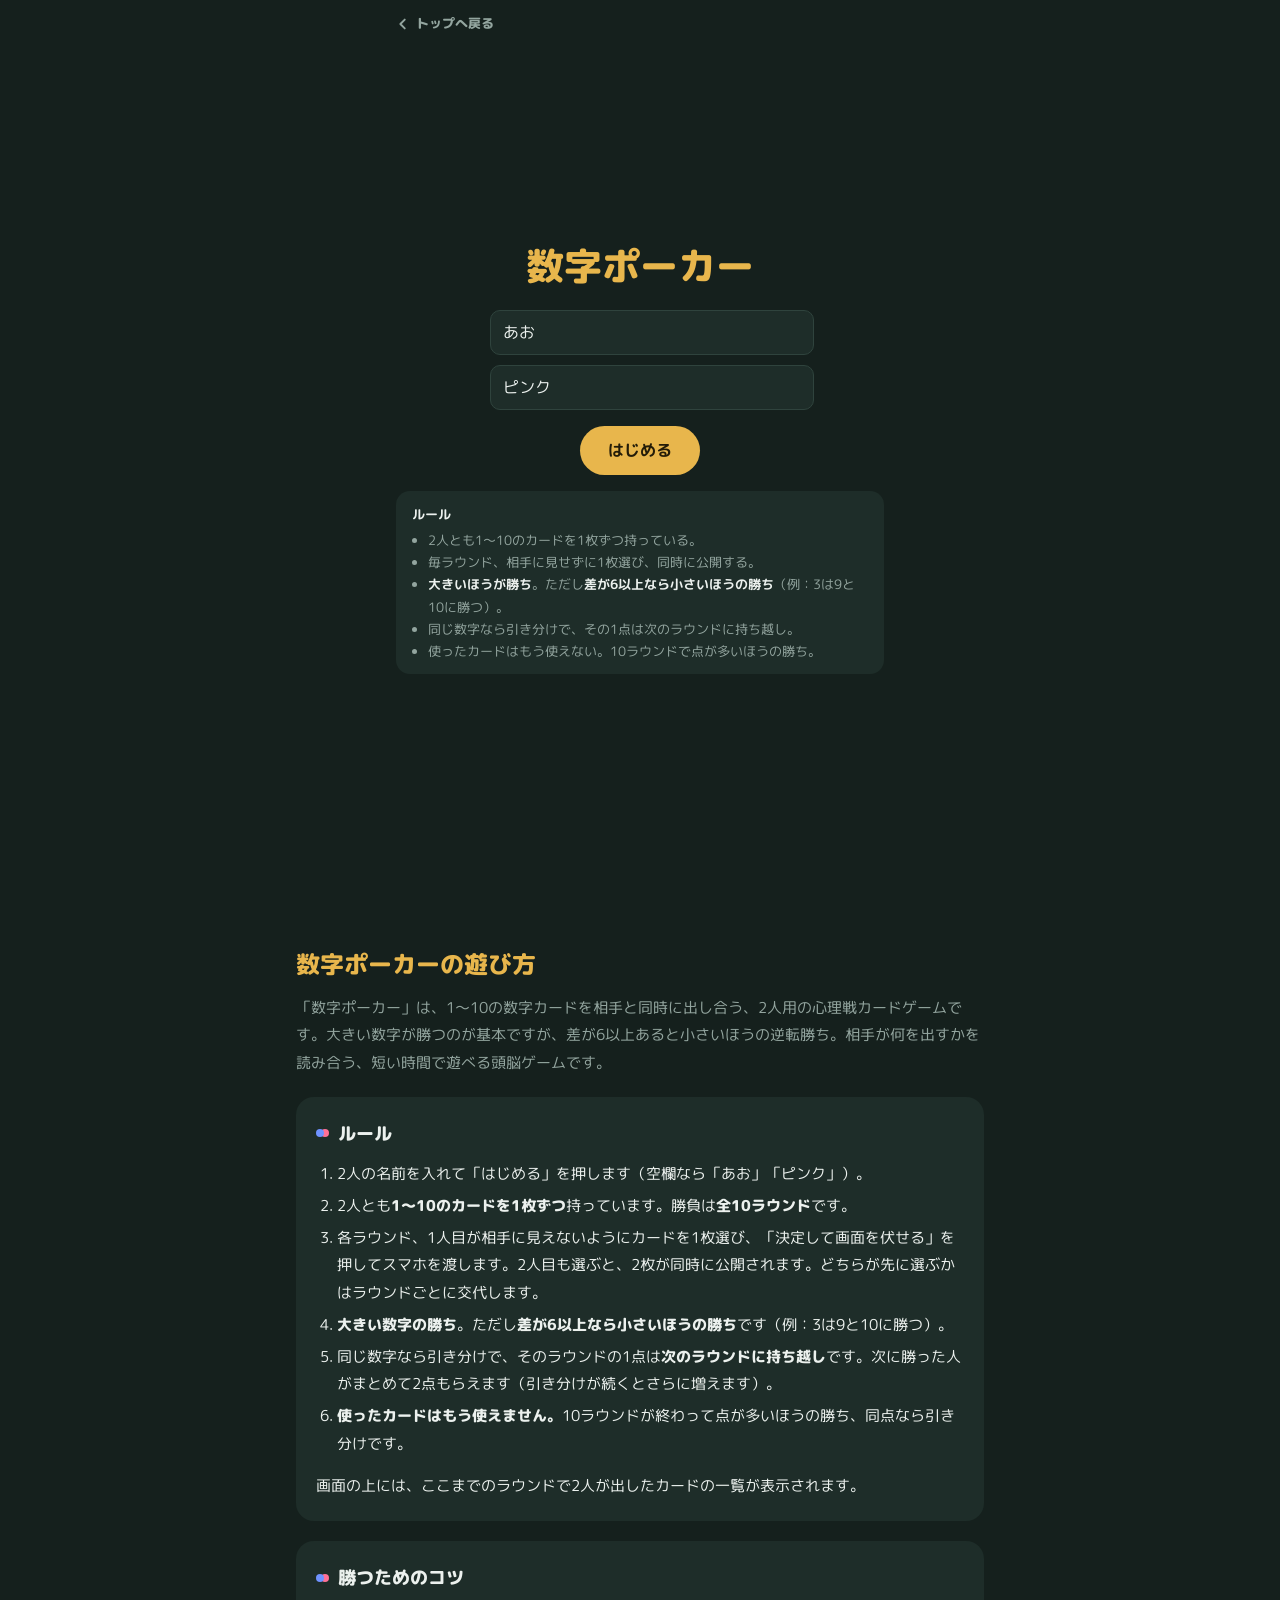
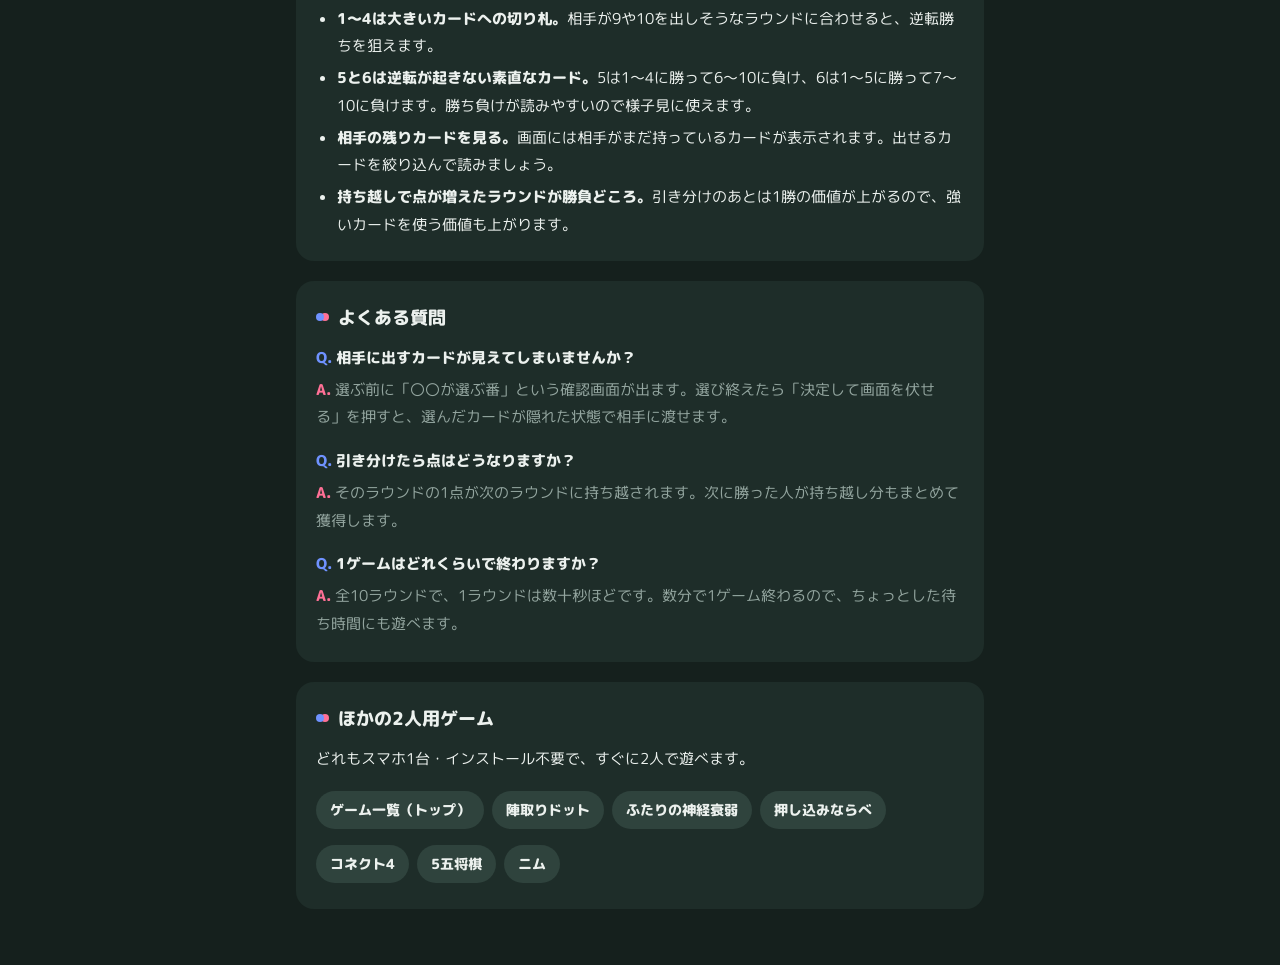
<file: games/number-poker.html>
<!doctype html>
<html lang="ja" data-theme="dark">
<head>
<meta charset="utf-8">
<meta name="viewport" content="width=device-width, initial-scale=1, viewport-fit=cover">
<title>数字ポーカー｜1〜10を出し合う2人対戦の心理戦カードゲーム・無料 - ふたりあそび</title>
<meta name="description" content="1〜10のカードを同時に出して読み合う2人対戦の心理戦ゲーム。大きいほうが勝ち、でも差が6以上なら小さいほうの逆転勝ち。スマホ1台を渡し合って遊べます。トランプ不要・無料。">
<link rel="canonical" href="https://futari-asobi.pages.dev/games/number-poker">
<meta property="og:type" content="website">
<meta property="og:site_name" content="ふたりあそび">
<meta property="og:locale" content="ja_JP">
<meta property="og:title" content="数字ポーカー｜1〜10を出し合う2人対戦の心理戦カードゲーム・無料 - ふたりあそび">
<meta property="og:description" content="1〜10のカードを同時に出して読み合う2人対戦の心理戦ゲーム。大きいほうが勝ち、でも差が6以上なら小さいほうの逆転勝ち。スマホ1台を渡し合って遊べます。トランプ不要・無料。">
<meta property="og:url" content="https://futari-asobi.pages.dev/games/number-poker">
<meta property="og:image" content="https://futari-asobi.pages.dev/assets/og/number-poker.png">
<meta property="og:image:width" content="1200">
<meta property="og:image:height" content="630">
<meta property="og:image:alt" content="数字ポーカー - ふたりあそび">
<meta name="twitter:card" content="summary_large_image">
<meta name="twitter:title" content="数字ポーカー｜1〜10を出し合う2人対戦の心理戦カードゲーム・無料 - ふたりあそび">
<meta name="twitter:description" content="1〜10のカードを同時に出して読み合う2人対戦の心理戦ゲーム。大きいほうが勝ち、でも差が6以上なら小さいほうの逆転勝ち。スマホ1台を渡し合って遊べます。トランプ不要・無料。">
<meta name="twitter:image" content="https://futari-asobi.pages.dev/assets/og/number-poker.png">
<link rel="icon" href="../assets/favicon.svg" type="image/svg+xml">
<script type="application/ld+json">
{
 "@context": "https://schema.org",
 "@graph": [
  {
   "@type": "WebApplication",
   "@id": "https://futari-asobi.pages.dev/games/number-poker#app",
   "name": "数字ポーカー",
   "url": "https://futari-asobi.pages.dev/games/number-poker",
   "description": "1〜10のカードを同時に出して読み合う2人対戦の心理戦ゲーム。大きいほうが勝ち、でも差が6以上なら小さいほうの逆転勝ち。スマホ1台を渡し合って遊べます。トランプ不要・無料。",
   "image": "https://futari-asobi.pages.dev/assets/og/number-poker.png",
   "inLanguage": "ja",
   "applicationCategory": "GameApplication",
   "applicationSubCategory": "2人対戦ゲーム",
   "operatingSystem": "Any",
   "browserRequirements": "JavaScriptが動くWebブラウザ",
   "isAccessibleForFree": true,
   "offers": {
    "@type": "Offer",
    "price": "0",
    "priceCurrency": "JPY"
   },
   "isPartOf": {
    "@type": "WebSite",
    "@id": "https://futari-asobi.pages.dev/#website",
    "name": "ふたりあそび",
    "url": "https://futari-asobi.pages.dev/"
   }
  },
  {
   "@type": "BreadcrumbList",
   "itemListElement": [
    {
     "@type": "ListItem",
     "position": 1,
     "name": "ふたりあそび",
     "item": "https://futari-asobi.pages.dev/"
    },
    {
     "@type": "ListItem",
     "position": 2,
     "name": "数字ポーカー",
     "item": "https://futari-asobi.pages.dev/games/number-poker"
    }
   ]
  },
  {
   "@type": "FAQPage",
   "@id": "https://futari-asobi.pages.dev/games/number-poker#faq",
   "mainEntity": [
    {
     "@type": "Question",
     "name": "相手に出すカードが見えてしまいませんか？",
     "acceptedAnswer": {
      "@type": "Answer",
      "text": "選ぶ前に「〇〇が選ぶ番」という確認画面が出ます。選び終えたら「決定して画面を伏せる」を押すと、選んだカードが隠れた状態で相手に渡せます。"
     }
    },
    {
     "@type": "Question",
     "name": "引き分けたら点はどうなりますか？",
     "acceptedAnswer": {
      "@type": "Answer",
      "text": "そのラウンドの1点が次のラウンドに持ち越されます。次に勝った人が持ち越し分もまとめて獲得します。"
     }
    },
    {
     "@type": "Question",
     "name": "1ゲームはどれくらいで終わりますか？",
     "acceptedAnswer": {
      "@type": "Answer",
      "text": "全10ラウンドで、1ラウンドは数十秒ほどです。数分で1ゲーム終わるので、ちょっとした待ち時間にも遊べます。"
     }
    }
   ]
  }
 ]
}
</script>
<meta name="claude:viewport-fit-sides" content="cover">
<link rel="preconnect" href="https://fonts.googleapis.com">
<link rel="stylesheet" href="https://fonts.googleapis.com/css2?family=M+PLUS+Rounded+1c:wght@500;800&display=swap">
<link rel="stylesheet" href="../assets/site.css">
<style>
/* Layout: one-screen pass-and-play. Score strip, round history, then the current step (hidden pick / reveal). Single deliberate dark table look. */
:root[data-theme="dark"]{
  --bg:#15201d; --felt:#1e2d29; --fg:#ecf1ee; --muted:#93a59f; --line:#2f433d;
  --card:#f6f3ea; --ink:#22243a; --gold:#e8b64c; --hl:#e8b64c;
}
.game{font-size:14px;max-width:520px}
.back:hover{background:var(--felt)}
.scores{display:grid;grid-template-columns:1fr auto 1fr;gap:10px;align-items:center}
.pl{background:var(--felt);border-radius:14px;padding:8px 14px;display:flex;align-items:center;justify-content:space-between;font-weight:700}
.pl .pt{font-family:var(--font);font-weight:800;font-size:28px;font-variant-numeric:tabular-nums}
#s0 .pt{color:var(--p1)} #s1 .pt{color:var(--p2)}
.rd{text-align:center;color:var(--muted);font-size:12px;line-height:1.3}
.rd b{display:block;font-family:var(--font);font-weight:800;font-size:18px;color:var(--fg)}
.hist{background:var(--felt);border-radius:14px;padding:8px 10px;overflow-x:auto}
.hist table{border-collapse:collapse;width:100%;font-variant-numeric:tabular-nums;font-size:13px}
.hist td,.hist th{text-align:center;padding:3px 2px;min-width:22px}
.hist th{color:var(--muted);font-weight:500;font-size:11px}
.hist td.w0{color:var(--p1);font-weight:700} .hist td.w1{color:var(--p2);font-weight:700}
.hist .nm{text-align:left;color:var(--muted);font-size:11px;white-space:nowrap;padding-right:6px}
.main{flex:1;display:flex;flex-direction:column;gap:14px;align-items:center;justify-content:center;text-align:center;min-height:0}
.title{font-family:var(--font);font-weight:800;font-size:22px;margin:0}
.c0{color:var(--p1)} .c1{color:var(--p2)}
.note{color:var(--muted);margin:0;line-height:1.7}
.note b{color:var(--fg)}
.hand{display:grid;grid-template-columns:repeat(5,1fr);gap:8px;width:100%;max-width:380px}
.card{aspect-ratio:5/7;border:3px solid transparent;border-radius:10px;background:var(--card);color:var(--ink);font-family:var(--font);font-weight:800;font-size:26px;cursor:pointer;
  box-shadow:0 4px 10px rgba(0,0,0,.35);transition:transform .15s,border-color .15s;padding:0}
.card.sel{border-color:var(--gold);transform:translateY(-6px)}
.card.used{opacity:.18;cursor:not-allowed;box-shadow:none}
.card:focus-visible,button:focus-visible{outline:2px solid var(--gold);outline-offset:3px}
.duel{display:flex;gap:18px;align-items:center;justify-content:center}
.big{width:96px;aspect-ratio:5/7;border-radius:12px;background:var(--card);color:var(--ink);font-family:var(--font);font-weight:800;font-size:52px;display:grid;place-items:center;box-shadow:0 6px 16px rgba(0,0,0,.4);border:4px solid transparent}
.big.win{border-color:var(--gold)}
.duel .lb{font-weight:700;margin-bottom:6px}
.vs{font-family:var(--font);font-weight:800;color:var(--muted)}
.btn{font-family:var(--font);font-weight:700;font-size:16px;border:0;border-radius:999px;padding:13px 28px;background:var(--gold);color:#241c08;cursor:pointer}
.btn:disabled{opacity:.35}
.btn.ghost{background:var(--line);color:var(--fg)}
.box{background:var(--felt);border-radius:14px;padding:12px 16px;width:100%;box-sizing:border-box;line-height:1.7;text-align:left;color:var(--muted);font-size:13px}
.box b{color:var(--fg)}
.box ul{margin:4px 0 0;padding-left:1.2em}
.names{display:grid;gap:10px;width:100%;max-width:300px}
.names input{font:inherit;font-size:16px;padding:10px 12px;border-radius:10px;border:1px solid var(--line);background:var(--felt);color:var(--fg)}
h1{font-family:var(--font);font-weight:800;font-size:38px;margin:0;color:var(--gold)}
@media (prefers-reduced-motion:reduce){.card{transition:none}}
/* 解説文はフェルト色のパネルに（--card はトランプの白なので使わない） */
.guide{--guide-panel:var(--felt)}
.guide .more a{background:var(--line)}
</style>
</head>
<body>
<main class="game">
<a class="back" href="../index.html"><svg viewBox="0 0 16 16" aria-hidden="true"><path d="M10 3 5 8l5 5" fill="none" stroke="currentColor" stroke-width="2.2" stroke-linecap="round" stroke-linejoin="round"/></svg>トップへ戻る</a>
<div id="app"></div>
</main>

<article class="guide">
<h1>数字ポーカーの遊び方</h1>
<p class="intro">「数字ポーカー」は、1〜10の数字カードを相手と同時に出し合う、2人用の心理戦カードゲームです。大きい数字が勝つのが基本ですが、差が6以上あると小さいほうの逆転勝ち。相手が何を出すかを読み合う、短い時間で遊べる頭脳ゲームです。</p>
<section>
<h2>ルール</h2>
<ol>
<li>2人の名前を入れて「はじめる」を押します（空欄なら「あお」「ピンク」）。</li>
<li>2人とも<b>1〜10のカードを1枚ずつ</b>持っています。勝負は<b>全10ラウンド</b>です。</li>
<li>各ラウンド、1人目が相手に見えないようにカードを1枚選び、「決定して画面を伏せる」を押してスマホを渡します。2人目も選ぶと、2枚が同時に公開されます。どちらが先に選ぶかはラウンドごとに交代します。</li>
<li><b>大きい数字の勝ち</b>。ただし<b>差が6以上なら小さいほうの勝ち</b>です（例：3は9と10に勝つ）。</li>
<li>同じ数字なら引き分けで、そのラウンドの1点は<b>次のラウンドに持ち越し</b>です。次に勝った人がまとめて2点もらえます（引き分けが続くとさらに増えます）。</li>
<li><b>使ったカードはもう使えません。</b>10ラウンドが終わって点が多いほうの勝ち、同点なら引き分けです。</li>
</ol>
<p>画面の上には、ここまでのラウンドで2人が出したカードの一覧が表示されます。</p>
</section>
<section>
<h2>勝つためのコツ</h2>
<ul>
<li><b>1〜4は大きいカードへの切り札。</b>相手が9や10を出しそうなラウンドに合わせると、逆転勝ちを狙えます。</li>
<li><b>5と6は逆転が起きない素直なカード。</b>5は1〜4に勝って6〜10に負け、6は1〜5に勝って7〜10に負けます。勝ち負けが読みやすいので様子見に使えます。</li>
<li><b>相手の残りカードを見る。</b>画面には相手がまだ持っているカードが表示されます。出せるカードを絞り込んで読みましょう。</li>
<li><b>持ち越しで点が増えたラウンドが勝負どころ。</b>引き分けのあとは1勝の価値が上がるので、強いカードを使う価値も上がります。</li>
</ul>
</section>
<section>
<h2>よくある質問</h2>
<dl>
<dt>相手に出すカードが見えてしまいませんか？</dt>
<dd>選ぶ前に「〇〇が選ぶ番」という確認画面が出ます。選び終えたら「決定して画面を伏せる」を押すと、選んだカードが隠れた状態で相手に渡せます。</dd>
<dt>引き分けたら点はどうなりますか？</dt>
<dd>そのラウンドの1点が次のラウンドに持ち越されます。次に勝った人が持ち越し分もまとめて獲得します。</dd>
<dt>1ゲームはどれくらいで終わりますか？</dt>
<dd>全10ラウンドで、1ラウンドは数十秒ほどです。数分で1ゲーム終わるので、ちょっとした待ち時間にも遊べます。</dd>
</dl>
</section>
<section class="more">
<h2>ほかの2人用ゲーム</h2>
<p>どれもスマホ1台・インストール不要で、すぐに2人で遊べます。</p>
<ul>
<li><a href="../index.html">ゲーム一覧（トップ）</a></li>
<li><a href="dots.html">陣取りドット</a></li>
<li><a href="memory.html">ふたりの神経衰弱</a></li>
<li><a href="push.html">押し込みならべ</a></li>
<li><a href="connect4.html">コネクト4</a></li>
<li><a href="gogo-shogi.html">5五将棋</a></li>
<li><a href="nim.html">ニム</a></li>
</ul>
</section>
</article>

<script>
const RULE=`<b>ルール</b><ul>
<li>2人とも1〜10のカードを1枚ずつ持っている。</li>
<li>毎ラウンド、相手に見せずに1枚選び、同時に公開する。</li>
<li><b>大きいほうが勝ち</b>。ただし<b>差が6以上なら小さいほうの勝ち</b>（例：3は9と10に勝つ）。</li>
<li>同じ数字なら引き分けで、その1点は次のラウンドに持ち越し。</li>
<li>使ったカードはもう使えない。10ラウンドで点が多いほうの勝ち。</li></ul>`;
const app=document.getElementById('app');
let names=["あお","ピンク"],S=null;
const esc=s=>String(s).replace(/[&<>"]/g,c=>({"&":"&amp;","<":"&lt;",">":"&gt;",'"':"&quot;"}[c]));
const nm=p=>`<span class="c${p}">${esc(names[p])}</span>`;
function start(){S={used:[[],[]],score:[0,0],pot:1,round:1,first:Math.random()<.5?0:1,step:'pass0',pick:[null,null],sel:null,hist:[]};render();}
function who(){return S.step.endsWith('0')?S.first:1-S.first;}
function judge(a,b){if(a===b)return -1;const d=Math.abs(a-b);const big=a>b?0:1;return d>=6?1-big:big;}
function reveal(){
  const [a,b]=S.pick,w=judge(a,b);
  if(w<0){S.pot++;}else{S.score[w]+=S.pot;S.pot=1;}
  S.used[0].push(a);S.used[1].push(b);S.hist.push({a,b,w});S.last={a,b,w};S.step='reveal';render();
}
function next(){
  if(S.round===10){S.step='end';return render();}
  S.round++;S.pick=[null,null];S.first=1-S.first;S.step='pass0';render();
}
function header(){
  const rows=[0,1].map(p=>`<tr><td class="nm">${esc(names[p])}</td>${Array.from({length:10},(_,i)=>{const h=S.hist[i];if(!h)return'<td>·</td>';const v=p?h.b:h.a;return`<td class="${h.w===p?'w'+p:''}">${v}</td>`}).join('')}</tr>`).join('');
  return `<div class="scores"><div class="pl" id="s0">${esc(names[0])}<span class="pt">${S.score[0]}</span></div>
   <div class="rd">ラウンド<b>${Math.min(S.round,10)}/10</b>${S.pot>1?`次は${S.pot}点`:''}</div>
   <div class="pl" id="s1">${esc(names[1])}<span class="pt">${S.score[1]}</span></div></div>
   <div class="hist"><table><tr><th></th>${Array.from({length:10},(_,i)=>`<th>${i+1}</th>`).join('')}</tr>${rows}</table></div>`;
}
function render(){
  if(!S){
    app.innerHTML=`<div class="main" style="gap:16px;min-height:90vh"><h1>数字ポーカー</h1>
     <div class="names"><input id="n0" value="${esc(names[0])}" aria-label="プレイヤー1の名前"><input id="n1" value="${esc(names[1])}" aria-label="プレイヤー2の名前"></div>
     <button class="btn" id="go">はじめる</button><div class="box">${RULE}</div></div>`;
    document.getElementById('go').onclick=()=>{names=[n0.value.trim()||'あお',n1.value.trim()||'ピンク'];start();};return;
  }
  let m='';const p=who(),o=1-p;
  if(S.step==='pass0'||S.step==='pass1'){
    m=`<p class="title">${nm(p)}が選ぶ番</p><p class="note">${nm(o)}は画面を見ないでね。</p><button class="btn" id="b">カードを選ぶ</button>`;
  }else if(S.step==='pick0'||S.step==='pick1'){
    m=`<p class="title">${nm(p)}：出すカードを選ぶ</p>
     <div class="hand">${Array.from({length:10},(_,i)=>{const n=i+1,u=S.used[p].includes(n);return`<button class="card${u?' used':''}${S.sel===n?' sel':''}" data-n="${n}" ${u?'disabled':''}>${n}</button>`}).join('')}</div>
     <p class="note">${nm(o)}の残り：<b>${Array.from({length:10},(_,i)=>i+1).filter(n=>!S.used[o].includes(n)).join(' ')}</b></p>
     <button class="btn" id="b" ${S.sel==null?'disabled':''}>${S.step==='pick0'?'決定して画面を伏せる':'決定して公開へ'}</button>`;
  }else if(S.step==='reveal'){
    const {a,b,w}=S.last;
    const why=w<0?'同じ数字で引き分け。点は次に持ち越し。':(Math.abs(a-b)>=6?`差が${Math.abs(a-b)}あるので、小さいほうの逆転勝ち！`:'大きいほうの勝ち。');
    m=`<div class="duel"><div><div class="lb c0">${esc(names[0])}</div><div class="big${w===0?' win':''}">${a}</div></div><span class="vs">VS</span>
     <div><div class="lb c1">${esc(names[1])}</div><div class="big${w===1?' win':''}">${b}</div></div></div>
     <p class="title">${w<0?'引き分け':`${nm(w)}の勝ち`}</p><p class="note">${why}</p>
     <button class="btn" id="b">${S.round===10?'結果を見る':'次のラウンド'}</button>`;
  }else if(S.step==='end'){
    const [x,y]=S.score;
    m=`<p class="title">${x===y?'引き分け！':`${nm(x>y?0:1)}の勝ち！`}</p><p class="note">${x} 対 ${y}</p>
     <button class="btn" id="b">もう一回</button><button class="btn ghost" id="t">名前を変える</button>`;
  }
  app.innerHTML=header()+`<div class="main">${m}</div><details class="box"><summary>ルールを見る</summary>${RULE}</details>`;
  const b=document.getElementById('b');
  if(S.step.startsWith('pass'))b.onclick=()=>{S.step='pick'+S.step.slice(-1);S.sel=null;render();};
  else if(S.step.startsWith('pick')){
    app.querySelectorAll('.card:not(.used)').forEach(e=>e.onclick=()=>{S.sel=+e.dataset.n;render();});
    b.onclick=()=>{S.pick[p]=S.sel;S.sel=null;if(S.step==='pick0'){S.step='pass1';render();}else reveal();};
  }
  else if(S.step==='reveal')b.onclick=next;
  else if(S.step==='end'){b.onclick=start;document.getElementById('t').onclick=()=>{S=null;render();};}
}
render();
</script>

</body>
</html>
</file>
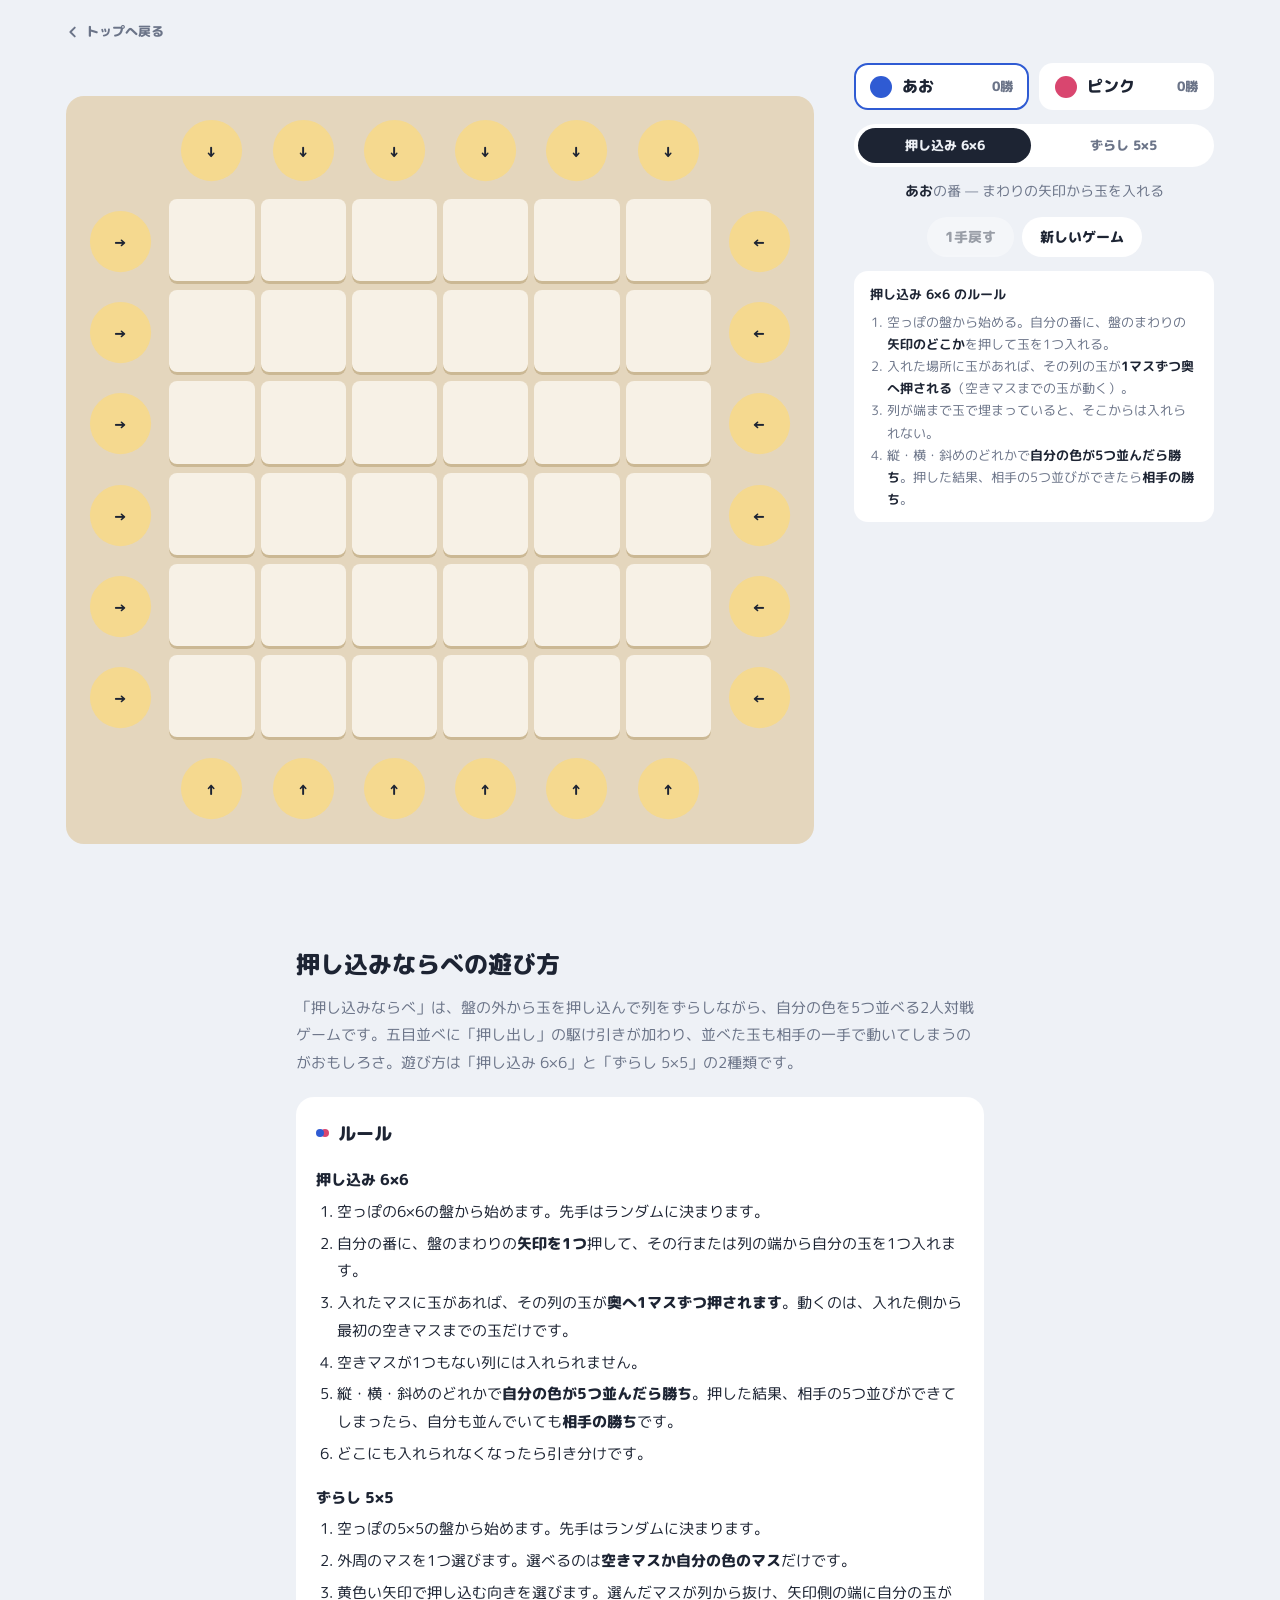
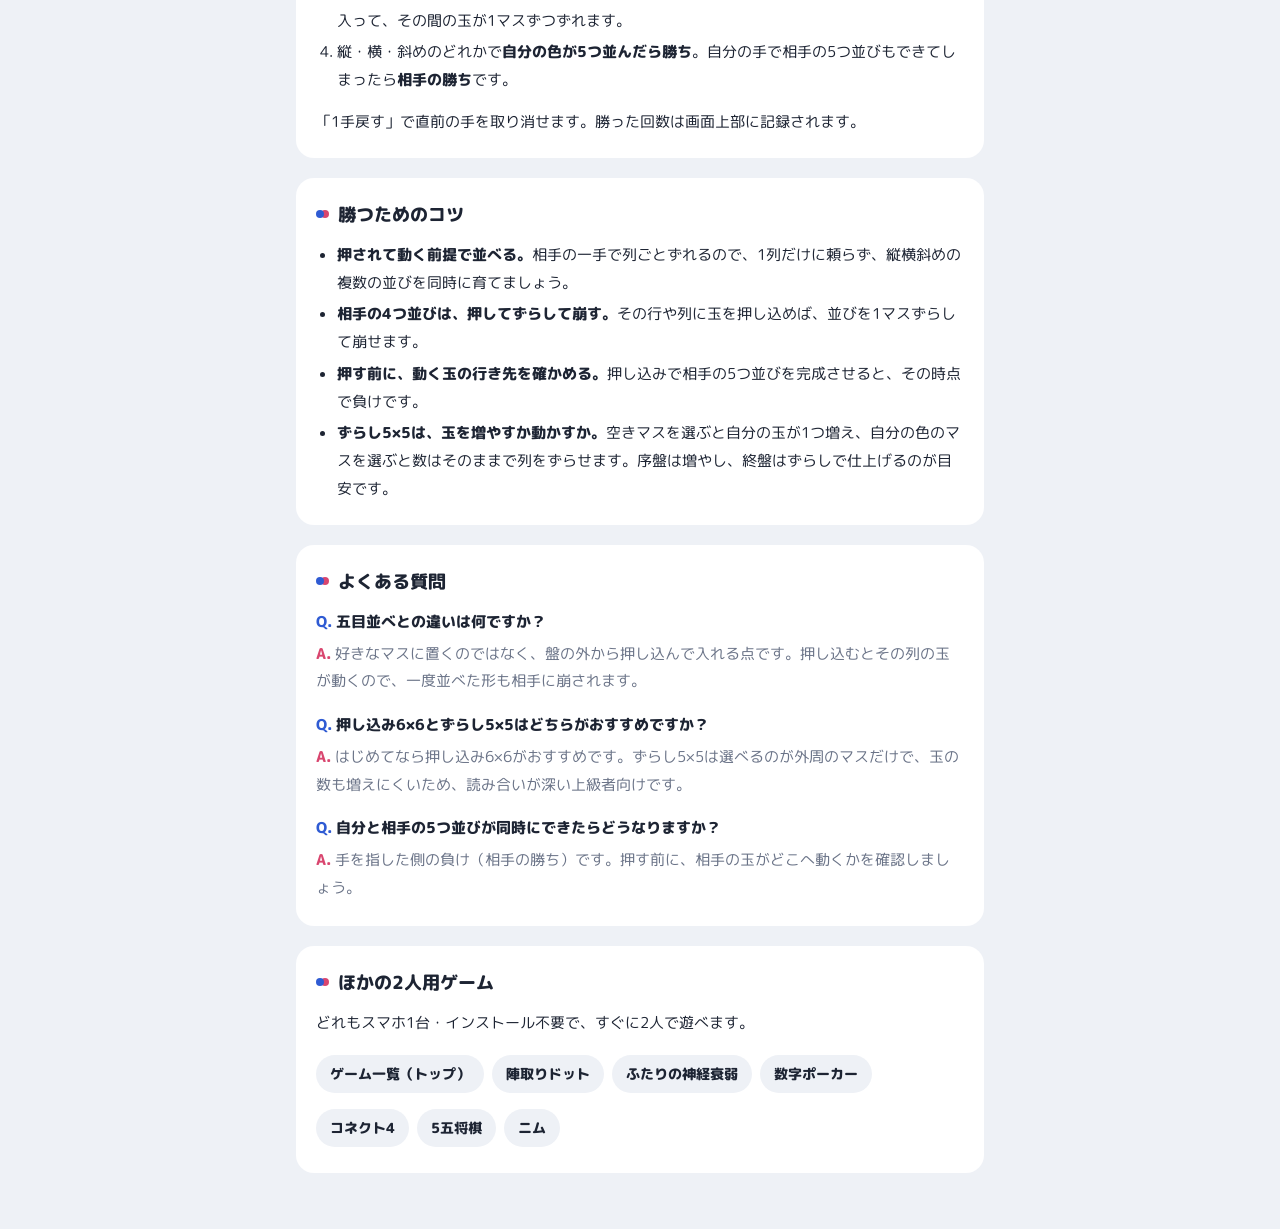
<file: games/push.html>
<!doctype html>
<html lang="ja">
<head>
<meta charset="utf-8">
<meta name="viewport" content="width=device-width, initial-scale=1, viewport-fit=cover">
<title>押し込みならべ｜玉を押し込んで5つ並べる2人対戦ボードゲーム・無料 - ふたりあそび</title>
<meta name="description" content="盤の外から玉を押し込み、列をずらして自分の色を5つ並べる2人対戦ボードゲーム。五目並べに押し出しの駆け引きが加わった読み合いを、スマホ1台・ブラウザで。インストール不要・無料。">
<link rel="canonical" href="https://futari-asobi.pages.dev/games/push">
<meta property="og:type" content="website">
<meta property="og:site_name" content="ふたりあそび">
<meta property="og:locale" content="ja_JP">
<meta property="og:title" content="押し込みならべ｜玉を押し込んで5つ並べる2人対戦ボードゲーム・無料 - ふたりあそび">
<meta property="og:description" content="盤の外から玉を押し込み、列をずらして自分の色を5つ並べる2人対戦ボードゲーム。五目並べに押し出しの駆け引きが加わった読み合いを、スマホ1台・ブラウザで。インストール不要・無料。">
<meta property="og:url" content="https://futari-asobi.pages.dev/games/push">
<meta property="og:image" content="https://futari-asobi.pages.dev/assets/og/push.png">
<meta property="og:image:width" content="1200">
<meta property="og:image:height" content="630">
<meta property="og:image:alt" content="押し込みならべ - ふたりあそび">
<meta name="twitter:card" content="summary_large_image">
<meta name="twitter:title" content="押し込みならべ｜玉を押し込んで5つ並べる2人対戦ボードゲーム・無料 - ふたりあそび">
<meta name="twitter:description" content="盤の外から玉を押し込み、列をずらして自分の色を5つ並べる2人対戦ボードゲーム。五目並べに押し出しの駆け引きが加わった読み合いを、スマホ1台・ブラウザで。インストール不要・無料。">
<meta name="twitter:image" content="https://futari-asobi.pages.dev/assets/og/push.png">
<link rel="icon" href="../assets/favicon.svg" type="image/svg+xml">
<script type="application/ld+json">
{
 "@context": "https://schema.org",
 "@graph": [
  {
   "@type": "WebApplication",
   "@id": "https://futari-asobi.pages.dev/games/push#app",
   "name": "押し込みならべ",
   "url": "https://futari-asobi.pages.dev/games/push",
   "description": "盤の外から玉を押し込み、列をずらして自分の色を5つ並べる2人対戦ボードゲーム。五目並べに押し出しの駆け引きが加わった読み合いを、スマホ1台・ブラウザで。インストール不要・無料。",
   "image": "https://futari-asobi.pages.dev/assets/og/push.png",
   "inLanguage": "ja",
   "applicationCategory": "GameApplication",
   "applicationSubCategory": "2人対戦ゲーム",
   "operatingSystem": "Any",
   "browserRequirements": "JavaScriptが動くWebブラウザ",
   "isAccessibleForFree": true,
   "offers": {
    "@type": "Offer",
    "price": "0",
    "priceCurrency": "JPY"
   },
   "isPartOf": {
    "@type": "WebSite",
    "@id": "https://futari-asobi.pages.dev/#website",
    "name": "ふたりあそび",
    "url": "https://futari-asobi.pages.dev/"
   }
  },
  {
   "@type": "BreadcrumbList",
   "itemListElement": [
    {
     "@type": "ListItem",
     "position": 1,
     "name": "ふたりあそび",
     "item": "https://futari-asobi.pages.dev/"
    },
    {
     "@type": "ListItem",
     "position": 2,
     "name": "押し込みならべ",
     "item": "https://futari-asobi.pages.dev/games/push"
    }
   ]
  },
  {
   "@type": "FAQPage",
   "@id": "https://futari-asobi.pages.dev/games/push#faq",
   "mainEntity": [
    {
     "@type": "Question",
     "name": "五目並べとの違いは何ですか？",
     "acceptedAnswer": {
      "@type": "Answer",
      "text": "好きなマスに置くのではなく、盤の外から押し込んで入れる点です。押し込むとその列の玉が動くので、一度並べた形も相手に崩されます。"
     }
    },
    {
     "@type": "Question",
     "name": "押し込み6×6とずらし5×5はどちらがおすすめですか？",
     "acceptedAnswer": {
      "@type": "Answer",
      "text": "はじめてなら押し込み6×6がおすすめです。ずらし5×5は選べるのが外周のマスだけで、玉の数も増えにくいため、読み合いが深い上級者向けです。"
     }
    },
    {
     "@type": "Question",
     "name": "自分と相手の5つ並びが同時にできたらどうなりますか？",
     "acceptedAnswer": {
      "@type": "Answer",
      "text": "手を指した側の負け（相手の勝ち）です。押す前に、相手の玉がどこへ動くかを確認しましょう。"
     }
    }
   ]
  }
 ]
}
</script>
<meta name="claude:viewport-fit-sides" content="cover">
<link rel="preconnect" href="https://fonts.googleapis.com">
<link rel="stylesheet" href="https://fonts.googleapis.com/css2?family=M+PLUS+Rounded+1c:wght@500;800&display=swap">
<link rel="stylesheet" href="../assets/site.css">
<style>
/* Layout: one-screen board. Turn strip, mode switch, (N+2)x(N+2) grid (board + outer ring of push arrows), controls, rules. */
:root{--wood:#e4d6bd; --tile:#f7f1e6; --tile-edge:#cbb894; --arr-soft:#f5d98f}
@media (prefers-color-scheme: dark){:root:not([data-theme="light"]){--wood:#2a2f40; --tile:#3a4054; --tile-edge:#525a72; --arr-soft:#6b5a2c}}
:root[data-theme="dark"]{--wood:#2a2f40; --tile:#3a4054; --tile-edge:#525a72; --arr-soft:#6b5a2c}
.scores{display:grid;grid-template-columns:1fr 1fr;gap:10px}
.pl{background:var(--card);border-radius:14px;padding:10px 14px;display:flex;align-items:center;gap:10px;font-weight:800;border:2px solid transparent;transition:border-color .2s}
.pl .mk{width:22px;height:22px;border-radius:50%}
#s1 .mk{background:var(--p1)} #s2 .mk{background:var(--p2)}
#s1.on{border-color:var(--p1)} #s2.on{border-color:var(--p2)}
.pl .w{margin-left:auto;font-size:13px;color:var(--muted);font-variant-numeric:tabular-nums}
.modes{display:grid;grid-template-columns:1fr 1fr;gap:6px;background:var(--card);border-radius:999px;padding:4px}
.modes button{font-family:var(--font);font-weight:800;font-size:13px;border:0;border-radius:999px;padding:8px 6px;background:transparent;color:var(--muted);cursor:pointer}
.modes button.sel{background:var(--fg);color:var(--bg)}
.msg{text-align:center;font-size:14px;color:var(--muted);min-height:20px;margin:0}
.msg b{color:var(--fg)}
.board{background:var(--wood);border-radius:18px;padding:8px}
.grid{display:grid;gap:4px;width:100%;max-width:420px;margin:0 auto;aspect-ratio:1}
.grid > *{aspect-ratio:1;min-width:0}
.cell{border:0;padding:0;border-radius:8px;background:var(--tile);box-shadow:inset 0 -3px 0 var(--tile-edge);display:grid;place-items:center;cursor:default}
.cell.pick{cursor:pointer}
.cell.pick:hover{outline:2px dashed var(--muted);outline-offset:-2px}
.cell.sel{outline:3px solid var(--hl);outline-offset:-3px}
.cell.win{background:var(--hl)}
.cell .b{width:66%;height:66%;border-radius:50%}
.cell .b.x{background:var(--p1)} .cell .b.o{background:var(--p2)}
.cell.new .b{animation:pop .25s ease-out}
@keyframes pop{from{transform:scale(.4)}to{transform:scale(1)}}
.arr{border:0;padding:0;border-radius:50%;background:var(--hl);color:#2a1d00;font-size:15px;font-weight:800;cursor:pointer;display:grid;place-items:center;font-family:var(--font)}
.arr.soft{background:var(--arr-soft);color:var(--fg);transform:scale(.72)}
.arr.soft:hover{background:var(--hl);color:#2a1d00}
.arr:focus-visible,.cell:focus-visible,button:focus-visible{outline:2px solid var(--fg);outline-offset:2px}
.gap{visibility:hidden}
.ctl{display:flex;gap:8px;justify-content:center;flex-wrap:wrap}
.ctl button{font-family:var(--font);font-size:14px;font-weight:800;border:0;border-radius:999px;padding:10px 18px;background:var(--card);color:var(--fg);cursor:pointer}
.ctl button:disabled{opacity:.4}
.rules{background:var(--card);border-radius:14px;padding:12px 16px;font-size:13px;line-height:1.7;color:var(--muted)}
.rules b{color:var(--fg)}
.rules ol{margin:6px 0 0;padding-left:1.3em}
@media (prefers-reduced-motion:reduce){.cell.new .b{animation:none}}
/* PC：盤面を画面の高さに合わせて大きく */
@media (min-width:880px) and (min-aspect-ratio:1/1){
  .game.split > .board{width:min(100%,calc(100dvh - 90px),760px);box-sizing:border-box;padding:12px}
  .grid{max-width:none;gap:6px}
  .arr{font-size:20px}}
</style>
</head>
<body>
<main class="game split">
<a class="back" href="../index.html"><svg viewBox="0 0 16 16" aria-hidden="true"><path d="M10 3 5 8l5 5" fill="none" stroke="currentColor" stroke-width="2.2" stroke-linecap="round" stroke-linejoin="round"/></svg>トップへ戻る</a>

<div class="top">
<div class="scores">
  <div class="pl" id="s1"><span class="mk"></span>あお<span class="w" id="w1">0勝</span></div>
  <div class="pl" id="s2"><span class="mk"></span>ピンク<span class="w" id="w2">0勝</span></div>
</div>
<div class="modes"><button data-m="push7">押し込み 6×6</button><button data-m="shift">ずらし 5×5</button></div>
<p class="msg" id="msg"></p>
</div>
<div class="board stage"><div class="grid" id="grid"></div></div>
<div class="bottom">
<div class="ctl"><button id="undo">1手戻す</button><button id="cancel">選び直す</button><button id="new">新しいゲーム</button></div>
<div class="rules" id="rules"></div>
</div>

</main>

<article class="guide">
<h1>押し込みならべの遊び方</h1>
<p class="intro">「押し込みならべ」は、盤の外から玉を押し込んで列をずらしながら、自分の色を5つ並べる2人対戦ゲームです。五目並べに「押し出し」の駆け引きが加わり、並べた玉も相手の一手で動いてしまうのがおもしろさ。遊び方は「押し込み 6×6」と「ずらし 5×5」の2種類です。</p>
<section>
<h2>ルール</h2>
<h3>押し込み 6×6</h3>
<ol>
<li>空っぽの6×6の盤から始めます。先手はランダムに決まります。</li>
<li>自分の番に、盤のまわりの<b>矢印を1つ</b>押して、その行または列の端から自分の玉を1つ入れます。</li>
<li>入れたマスに玉があれば、その列の玉が<b>奥へ1マスずつ押されます</b>。動くのは、入れた側から最初の空きマスまでの玉だけです。</li>
<li>空きマスが1つもない列には入れられません。</li>
<li>縦・横・斜めのどれかで<b>自分の色が5つ並んだら勝ち</b>。押した結果、相手の5つ並びができてしまったら、自分も並んでいても<b>相手の勝ち</b>です。</li>
<li>どこにも入れられなくなったら引き分けです。</li>
</ol>
<h3>ずらし 5×5</h3>
<ol>
<li>空っぽの5×5の盤から始めます。先手はランダムに決まります。</li>
<li>外周のマスを1つ選びます。選べるのは<b>空きマスか自分の色のマス</b>だけです。</li>
<li>黄色い矢印で押し込む向きを選びます。選んだマスが列から抜け、矢印側の端に自分の玉が入って、その間の玉が1マスずつずれます。</li>
<li>縦・横・斜めのどれかで<b>自分の色が5つ並んだら勝ち</b>。自分の手で相手の5つ並びもできてしまったら<b>相手の勝ち</b>です。</li>
</ol>
<p>「1手戻す」で直前の手を取り消せます。勝った回数は画面上部に記録されます。</p>
</section>
<section>
<h2>勝つためのコツ</h2>
<ul>
<li><b>押されて動く前提で並べる。</b>相手の一手で列ごとずれるので、1列だけに頼らず、縦横斜めの複数の並びを同時に育てましょう。</li>
<li><b>相手の4つ並びは、押してずらして崩す。</b>その行や列に玉を押し込めば、並びを1マスずらして崩せます。</li>
<li><b>押す前に、動く玉の行き先を確かめる。</b>押し込みで相手の5つ並びを完成させると、その時点で負けです。</li>
<li><b>ずらし5×5は、玉を増やすか動かすか。</b>空きマスを選ぶと自分の玉が1つ増え、自分の色のマスを選ぶと数はそのままで列をずらせます。序盤は増やし、終盤はずらしで仕上げるのが目安です。</li>
</ul>
</section>
<section>
<h2>よくある質問</h2>
<dl>
<dt>五目並べとの違いは何ですか？</dt>
<dd>好きなマスに置くのではなく、盤の外から押し込んで入れる点です。押し込むとその列の玉が動くので、一度並べた形も相手に崩されます。</dd>
<dt>押し込み6×6とずらし5×5はどちらがおすすめですか？</dt>
<dd>はじめてなら押し込み6×6がおすすめです。ずらし5×5は選べるのが外周のマスだけで、玉の数も増えにくいため、読み合いが深い上級者向けです。</dd>
<dt>自分と相手の5つ並びが同時にできたらどうなりますか？</dt>
<dd>手を指した側の負け（相手の勝ち）です。押す前に、相手の玉がどこへ動くかを確認しましょう。</dd>
</dl>
</section>
<section class="more">
<h2>ほかの2人用ゲーム</h2>
<p>どれもスマホ1台・インストール不要で、すぐに2人で遊べます。</p>
<ul>
<li><a href="../index.html">ゲーム一覧（トップ）</a></li>
<li><a href="dots.html">陣取りドット</a></li>
<li><a href="memory.html">ふたりの神経衰弱</a></li>
<li><a href="number-poker.html">数字ポーカー</a></li>
<li><a href="connect4.html">コネクト4</a></li>
<li><a href="gogo-shogi.html">5五将棋</a></li>
<li><a href="nim.html">ニム</a></li>
</ul>
</section>
</article>

<script>
const RULES={
 push7:`<b>押し込み 6×6 のルール</b><ol>
<li>空っぽの盤から始める。自分の番に、盤のまわりの<b>矢印のどこか</b>を押して玉を1つ入れる。</li>
<li>入れた場所に玉があれば、その列の玉が<b>1マスずつ奥へ押される</b>（空きマスまでの玉が動く）。</li>
<li>列が端まで玉で埋まっていると、そこからは入れられない。</li>
<li>縦・横・斜めのどれかで<b>自分の色が5つ並んだら勝ち</b>。押した結果、相手の5つ並びができたら<b>相手の勝ち</b>。</li></ol>`,
 shift:`<b>ずらし 5×5 のルール</b><ol>
<li>外周のマスから1つ選ぶ。選べるのは<b>空きか自分の色</b>だけ。</li>
<li>黄色い矢印を押すと、その列の端から押し込まれて列が1つずつずれる。取ったマスには自分の色が入る。</li>
<li>縦・横・斜めのどれかで<b>自分の色が5つ並んだら勝ち</b>。</li>
<li>自分の手で相手の5つ並びもできてしまったら<b>相手の勝ち</b>。</li></ol>`
};
let mode='push7',N=7,B,turn,sel,hist,over,wins=[0,0,0],lastIn=null,winCells=[];
const g=document.getElementById('grid');
function reset(){
  N=mode==='push7'?6:5;
  B=Array.from({length:N},()=>Array(N).fill(0));turn=Math.random()<.5?1:2;sel=null;hist=[];over=false;lastIn=null;winCells=[];
  g.style.gridTemplateColumns=`repeat(${N+2},1fr)`;
  document.getElementById('rules').innerHTML=RULES[mode];
  document.querySelectorAll('[data-m]').forEach(b=>b.classList.toggle('sel',b.dataset.m===mode));
  draw();
}
const edge=(r,c)=>r===0||c===0||r===N-1||c===N-1;
// line cells in push order from the entry side
function lineFrom(side,k){
  const a=[];for(let i=0;i<N;i++){
    if(side==='L')a.push([k,i]);if(side==='R')a.push([k,N-1-i]);
    if(side==='T')a.push([i,k]);if(side==='B')a.push([N-1-i,k]);}
  return a;
}
function shiftOptions(r,c){const o=[];
  if(c!==0)o.push({side:'L',r,c:-1,k:r});if(c!==N-1)o.push({side:'R',r,c:N,k:r});
  if(r!==0)o.push({side:'T',r:-1,c,k:c});if(r!==N-1)o.push({side:'B',r:N,c,k:c});return o;}
function pushOptions(){const o=[];
  for(let k=0;k<N;k++){
    for(const [side,r,c] of [['L',k,-1],['R',k,N],['T',-1,k],['B',N,k]]){
      if(lineFrom(side,k).some(([a,b])=>B[a][b]===0))o.push({side,r,c,k});
    }
  }return o;}
function save(){hist.push(JSON.stringify({B,turn,lastIn}));}
function doPush7(side,k){
  save();const L=lineFrom(side,k);const j=L.findIndex(([a,b])=>B[a][b]===0);
  for(let i=j;i>0;i--){const [a,b]=L[i],[p,q]=L[i-1];B[a][b]=B[p][q];}
  B[L[0][0]][L[0][1]]=turn;lastIn=L[0];after();
}
function doShift(side){
  const [r,c]=sel;save();
  const k=(side==='L'||side==='R')?r:c;const L=lineFrom(side,k);
  const pos=L.findIndex(([a,b])=>a===r&&b===c);
  for(let i=pos;i>0;i--){const [a,b]=L[i],[p,q]=L[i-1];B[a][b]=B[p][q];}
  B[L[0][0]][L[0][1]]=turn;lastIn=L[0];sel=null;after();
}
function after(){
  const me=five(turn),op=five(3-turn);
  if(op){over=3-turn;winCells=op;}else if(me){over=turn;winCells=me;}
  if(over)wins[over]++;
  else{turn=3-turn;if(mode==='push7'&&!pushOptions().length)over=-1;}
  draw();
}
function five(p){
  const D=[[0,1],[1,0],[1,1],[1,-1]];
  for(let r=0;r<N;r++)for(let c=0;c<N;c++)for(const [dr,dc] of D){
    const cells=[];for(let i=0;i<5;i++){const a=r+dr*i,b=c+dc*i;if(a<0||b<0||a>=N||b>=N||B[a][b]!==p)break;cells.push([a,b]);}
    if(cells.length===5)return cells;
  }return null;
}
const arrow={L:'→',R:'←',T:'↓',B:'↑'};
function draw(){
  g.innerHTML='';
  const opts=over?[]:(mode==='push7'?pushOptions():(sel?shiftOptions(...sel):[]));
  for(let R=-1;R<=N;R++)for(let C=-1;C<=N;C++){
    const inB=R>=0&&R<N&&C>=0&&C<N;
    if(!inB){
      const o=opts.find(o=>o.r===R&&o.c===C);
      const e=document.createElement(o?'button':'span');
      if(o){e.className='arr'+(mode==='push7'?' soft':'');e.textContent=arrow[o.side];e.setAttribute('aria-label','ここから押し込む');
        e.onclick=()=>mode==='push7'?doPush7(o.side,o.k):doShift(o.side);}
      else e.className='gap';
      g.appendChild(e);continue;
    }
    const v=B[R][C],can=mode==='shift'&&!over&&edge(R,C)&&(v===0||v===turn);
    const e=document.createElement('button');
    e.className='cell'+(can?' pick':'')+(sel&&sel[0]===R&&sel[1]===C?' sel':'')+(winCells.some(([a,b])=>a===R&&b===C)?' win':'')+(lastIn&&lastIn[0]===R&&lastIn[1]===C?' new':'');
    if(v)e.innerHTML=`<span class="b ${v===1?'x':'o'}"></span>`;
    if(can)e.onclick=()=>{sel=(sel&&sel[0]===R&&sel[1]===C)?null:[R,C];draw();};
    else e.tabIndex=-1;
    g.appendChild(e);
  }
  const nm=p=>p===1?'あお':'ピンク';
  document.getElementById('s1').classList.toggle('on',!over&&turn===1);
  document.getElementById('s2').classList.toggle('on',!over&&turn===2);
  document.getElementById('w1').textContent=wins[1]+'勝';document.getElementById('w2').textContent=wins[2]+'勝';
  const hint=mode==='push7'?'まわりの矢印から玉を入れる':(sel?'矢印で押し込む方向を選ぶ':'外周のマスを選ぶ');
  document.getElementById('msg').innerHTML=over===-1?'<b>引き分け</b>（もう入れられる場所がない）':over?`<b>${nm(over)}の勝ち！</b>`:`<b>${nm(turn)}</b>の番 — ${hint}`;
  document.getElementById('undo').disabled=!hist.length;
  document.getElementById('cancel').hidden=mode==='push7';
  document.getElementById('cancel').disabled=!sel;
}
document.getElementById('undo').onclick=()=>{if(!hist.length)return;if(over>0)wins[over]--;over=false;winCells=[];({B,turn,lastIn}=JSON.parse(hist.pop()));sel=null;draw();};
document.getElementById('cancel').onclick=()=>{sel=null;draw();};
document.getElementById('new').onclick=reset;
document.querySelectorAll('[data-m]').forEach(b=>b.onclick=()=>{mode=b.dataset.m;reset();});
reset();
</script>

</body>
</html>
</file>
<file: assets/site.css>
/* 共通テーマ：全ページで使う色・フォント・ゲーム画面の土台・「トップへ戻る」リンク */
:root{
  --bg:#eef1f6; --fg:#1d2433; --muted:#6b7488; --card:#ffffff; --hl:#f0b429;
  --p1:#2f5bd3; --p2:#d9466f; --p1-soft:rgba(47,91,211,.18); --p2-soft:rgba(217,70,111,.18);
  --font:"M PLUS Rounded 1c","Hiragino Maru Gothic ProN","Hiragino Sans",system-ui,sans-serif;
}
@media (prefers-color-scheme: dark){:root:not([data-theme="light"]){
  --bg:#141824; --fg:#e8ecf4; --muted:#8e97ab; --card:#1c2130;
  --p1:#6f92ff; --p2:#ff7096; --p1-soft:rgba(111,146,255,.22); --p2-soft:rgba(255,112,150,.22); color-scheme:dark}}
:root[data-theme="dark"]{
  --bg:#141824; --fg:#e8ecf4; --muted:#8e97ab; --card:#1c2130;
  --p1:#6f92ff; --p2:#ff7096; --p1-soft:rgba(111,146,255,.22); --p2-soft:rgba(255,112,150,.22); color-scheme:dark}

body{margin:0;background:var(--bg);color:var(--fg);font-family:var(--font)}

/* ゲーム画面：<main class="game"> が1画面ぶんの高さ。解説文（.guide）はその下にスクロールして読む */
.game{min-height:100vh;min-height:100svh;margin:0 auto;max-width:480px;box-sizing:border-box;
  padding-left:max(16px,env(safe-area-inset-left,0px));padding-right:max(16px,env(safe-area-inset-right,0px));padding-block:8px 12px;
  display:flex;flex-direction:column;gap:12px;-webkit-tap-highlight-color:transparent;user-select:none}

/* 左上の「トップへ戻る」 */
.back{align-self:flex-start;display:inline-flex;align-items:center;gap:6px;margin-left:-10px;padding:6px 12px 6px 10px;
  border-radius:999px;color:var(--muted);font-family:var(--font);font-size:13px;font-weight:800;text-decoration:none;
  transition:color .15s,background-color .15s}
.back svg{width:14px;height:14px}
.back:hover{color:var(--fg);background:var(--card)}
.back:focus-visible{outline:2px solid var(--hl);outline-offset:2px}

/* PC・横長画面：盤面（.stage）を左、点数や操作（.top / .bottom）を右に並べる。
   スマホでは .top / .bottom は display:contents なので、今までどおりの縦1列。 */
.top,.bottom{display:contents}
@media (min-width:880px) and (min-aspect-ratio:1/1){
  .game.split{max-width:1180px;display:grid;grid-template-columns:minmax(0,1fr) 360px;
    grid-template-rows:auto auto auto 1fr;column-gap:40px;row-gap:16px;padding-block:16px 24px}
  .game.split > .back{grid-column:1/-1}
  .game.split > .stage{grid-column:1;grid-row:2/5;align-self:center;justify-self:center;width:100%}
  .game.split > .top,.game.split > .bottom{grid-column:2;display:flex;flex-direction:column;gap:14px}
  .game.split > .bottom{grid-row:3}
}

/* ゲーム画面の下の解説文：遊び方・コツ・よくある質問 */
.guide{max-width:720px;margin:0 auto;box-sizing:border-box;
  padding:48px max(16px,env(safe-area-inset-right,0px)) 56px max(16px,env(safe-area-inset-left,0px));
  font-size:15px;line-height:1.85;color:var(--fg)}
.guide h1{font-size:24px;font-weight:800;line-height:1.4;margin:0 0 12px}
.guide .intro{margin:0 0 8px;color:var(--muted)}
.guide section{background:var(--guide-panel,var(--card));border-radius:18px;padding:20px 20px 8px;margin-top:20px}
.guide h2{font-size:18px;font-weight:800;margin:0 0 10px;display:flex;align-items:center;gap:8px}
.guide h2::before{content:"";width:8px;height:8px;border-radius:50%;background:var(--p1);box-shadow:5px 0 0 var(--p2);margin-right:6px;flex:none}
.guide h3{font-size:15px;font-weight:800;margin:16px 0 4px}
.guide ol,.guide ul{margin:0 0 14px;padding-left:1.4em}
.guide li{margin:4px 0}
.guide li b,.guide p b{font-weight:800}
.guide p{margin:0 0 14px}
.guide dl{margin:0}
.guide dt{font-weight:800;margin-top:4px}
.guide dt::before{content:"Q. ";color:var(--p1)}
.guide dd{margin:4px 0 16px;color:var(--muted)}
.guide dd::before{content:"A. ";color:var(--p2);font-weight:800}
.guide .more ul{list-style:none;padding:0;display:flex;flex-wrap:wrap;gap:8px}
.guide .more a{display:inline-block;padding:6px 14px;border-radius:999px;background:var(--bg);color:var(--fg);font-size:14px;font-weight:800;text-decoration:none}
.guide .more a:hover{color:var(--p1)}
.guide .more a:focus-visible{outline:2px solid var(--hl);outline-offset:2px}
</file>
